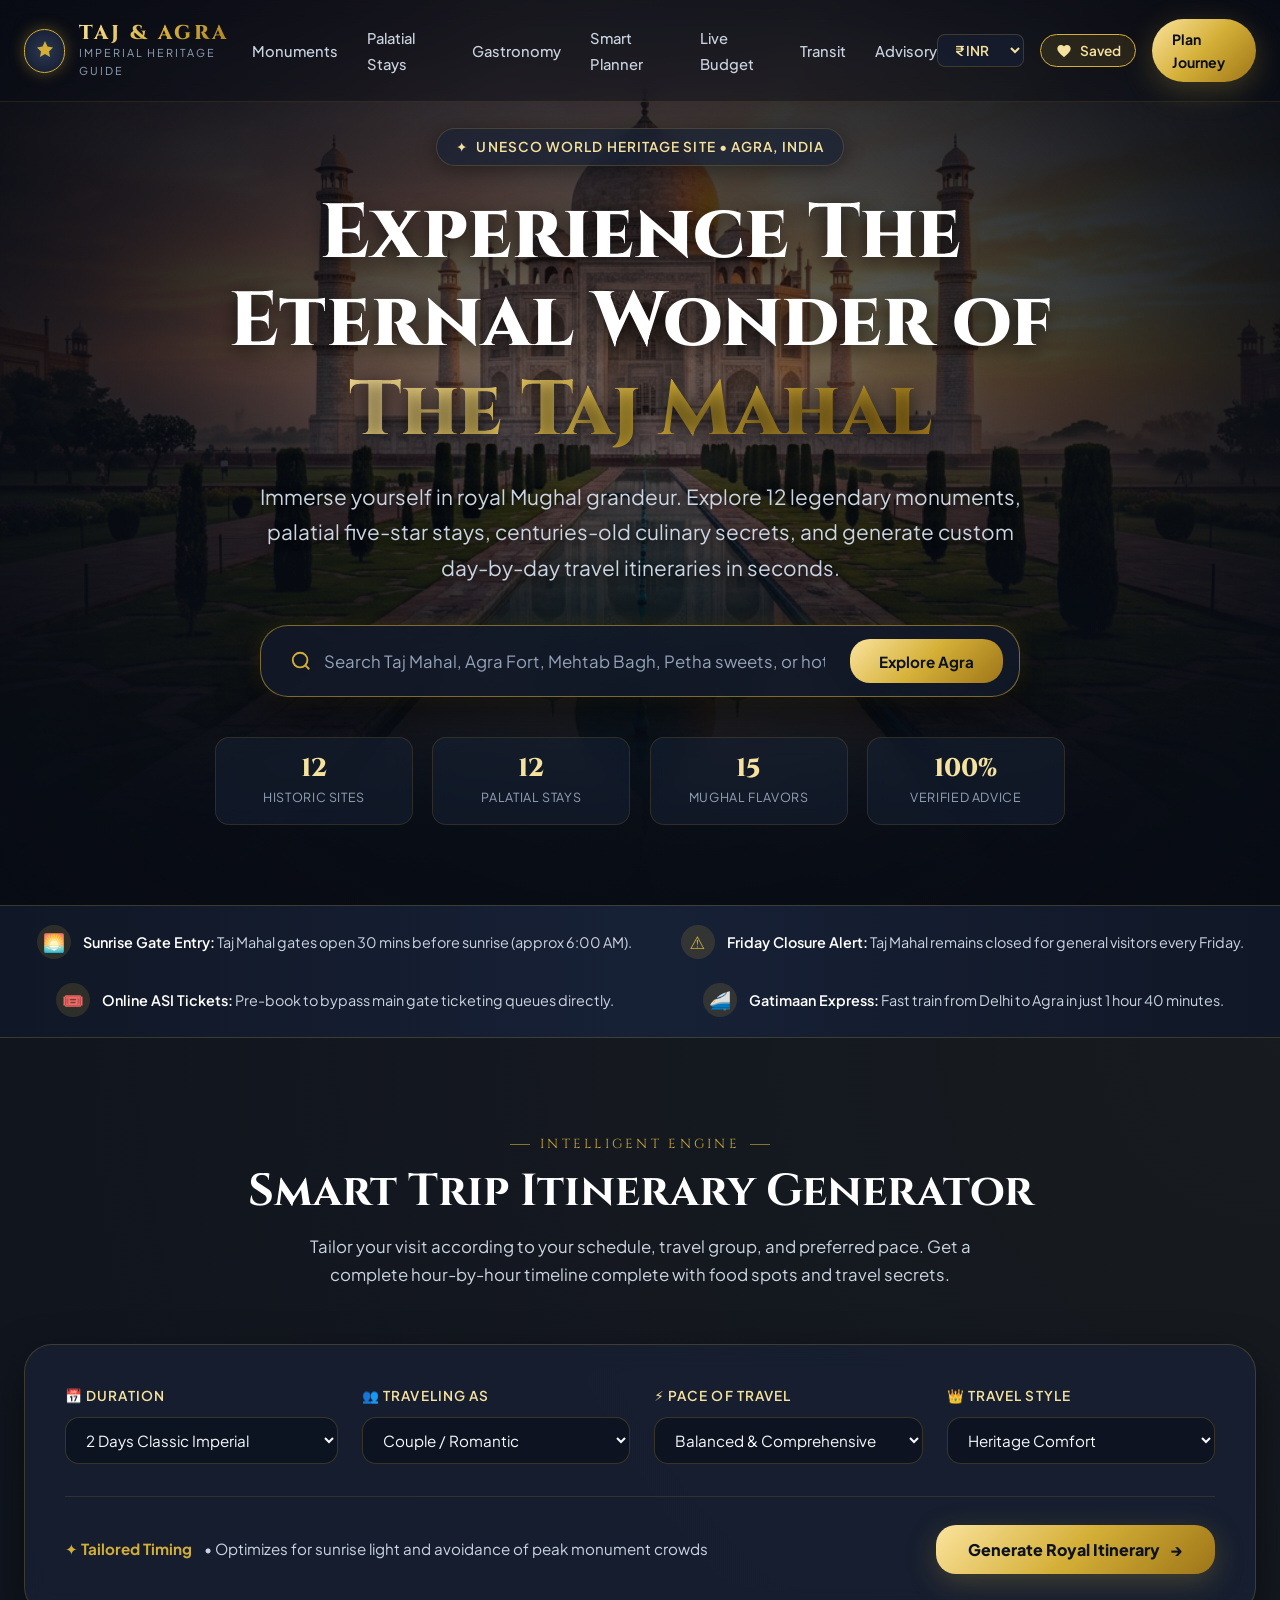
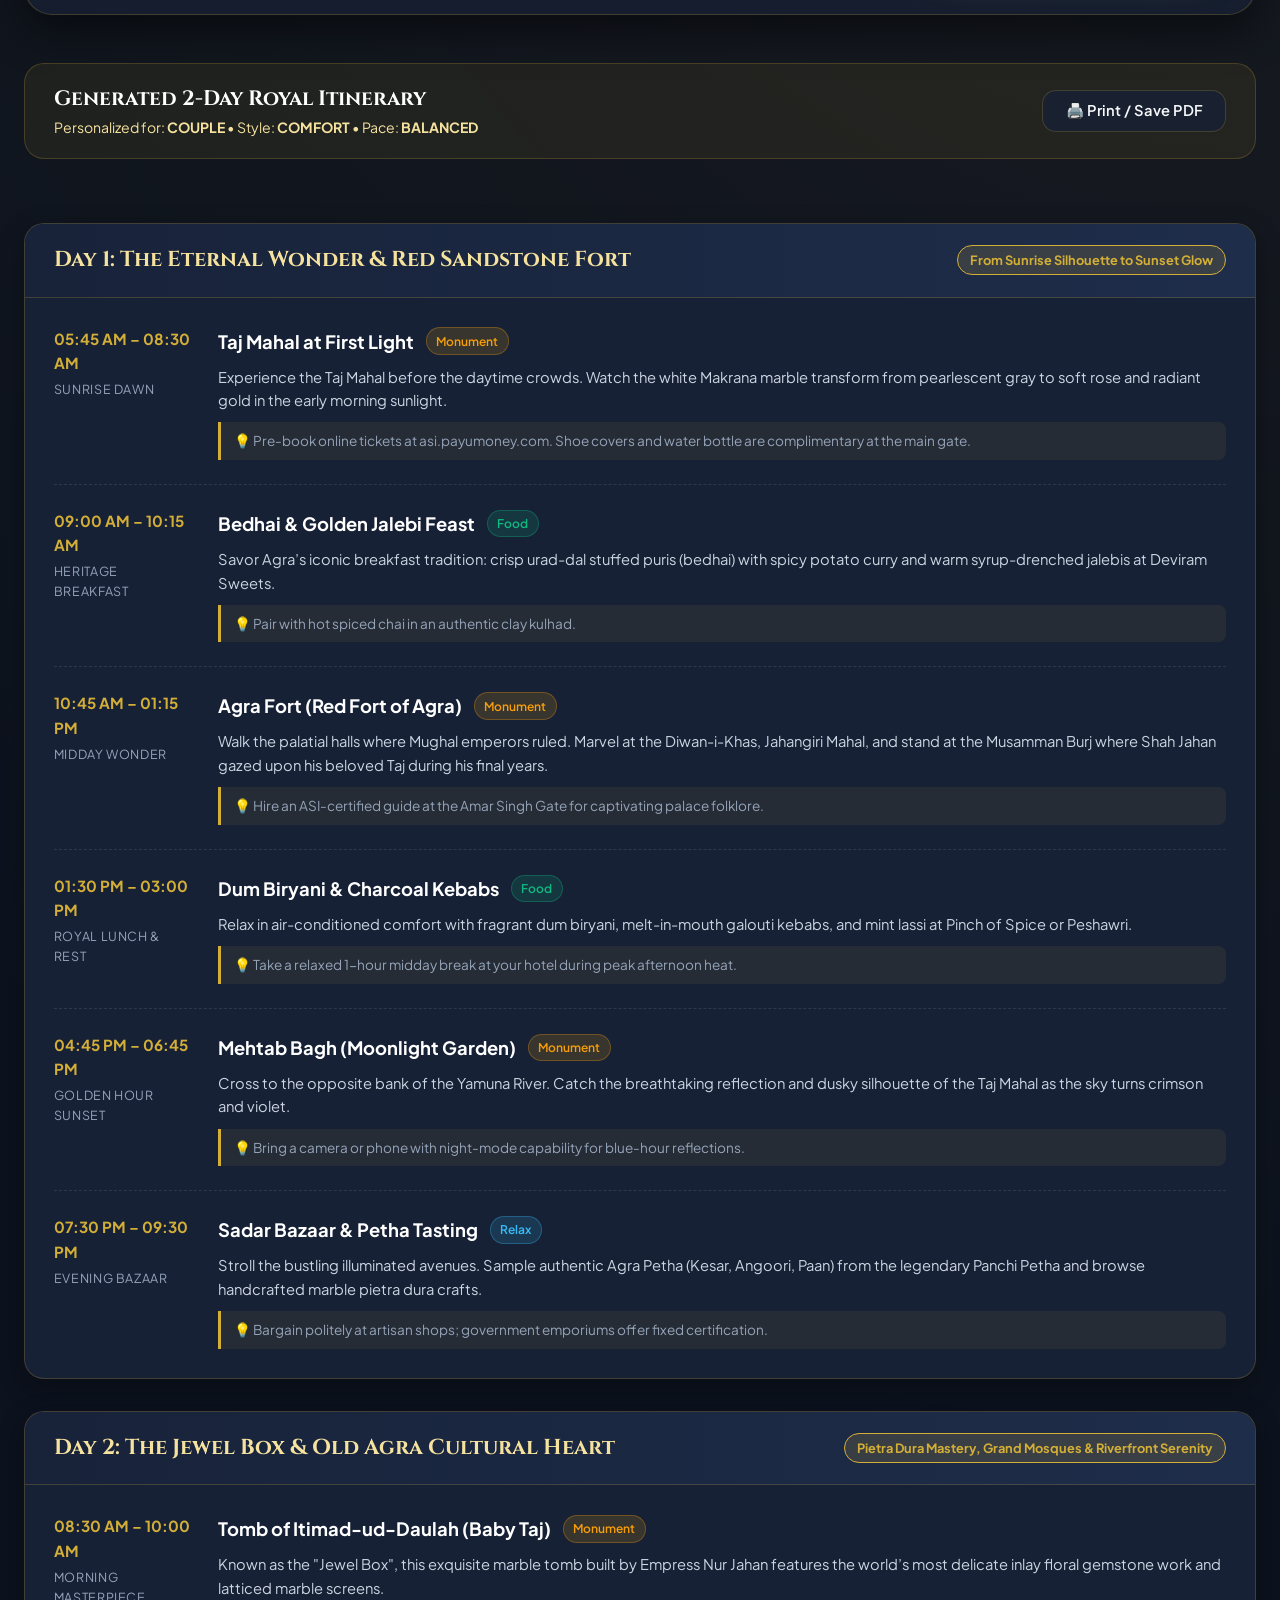
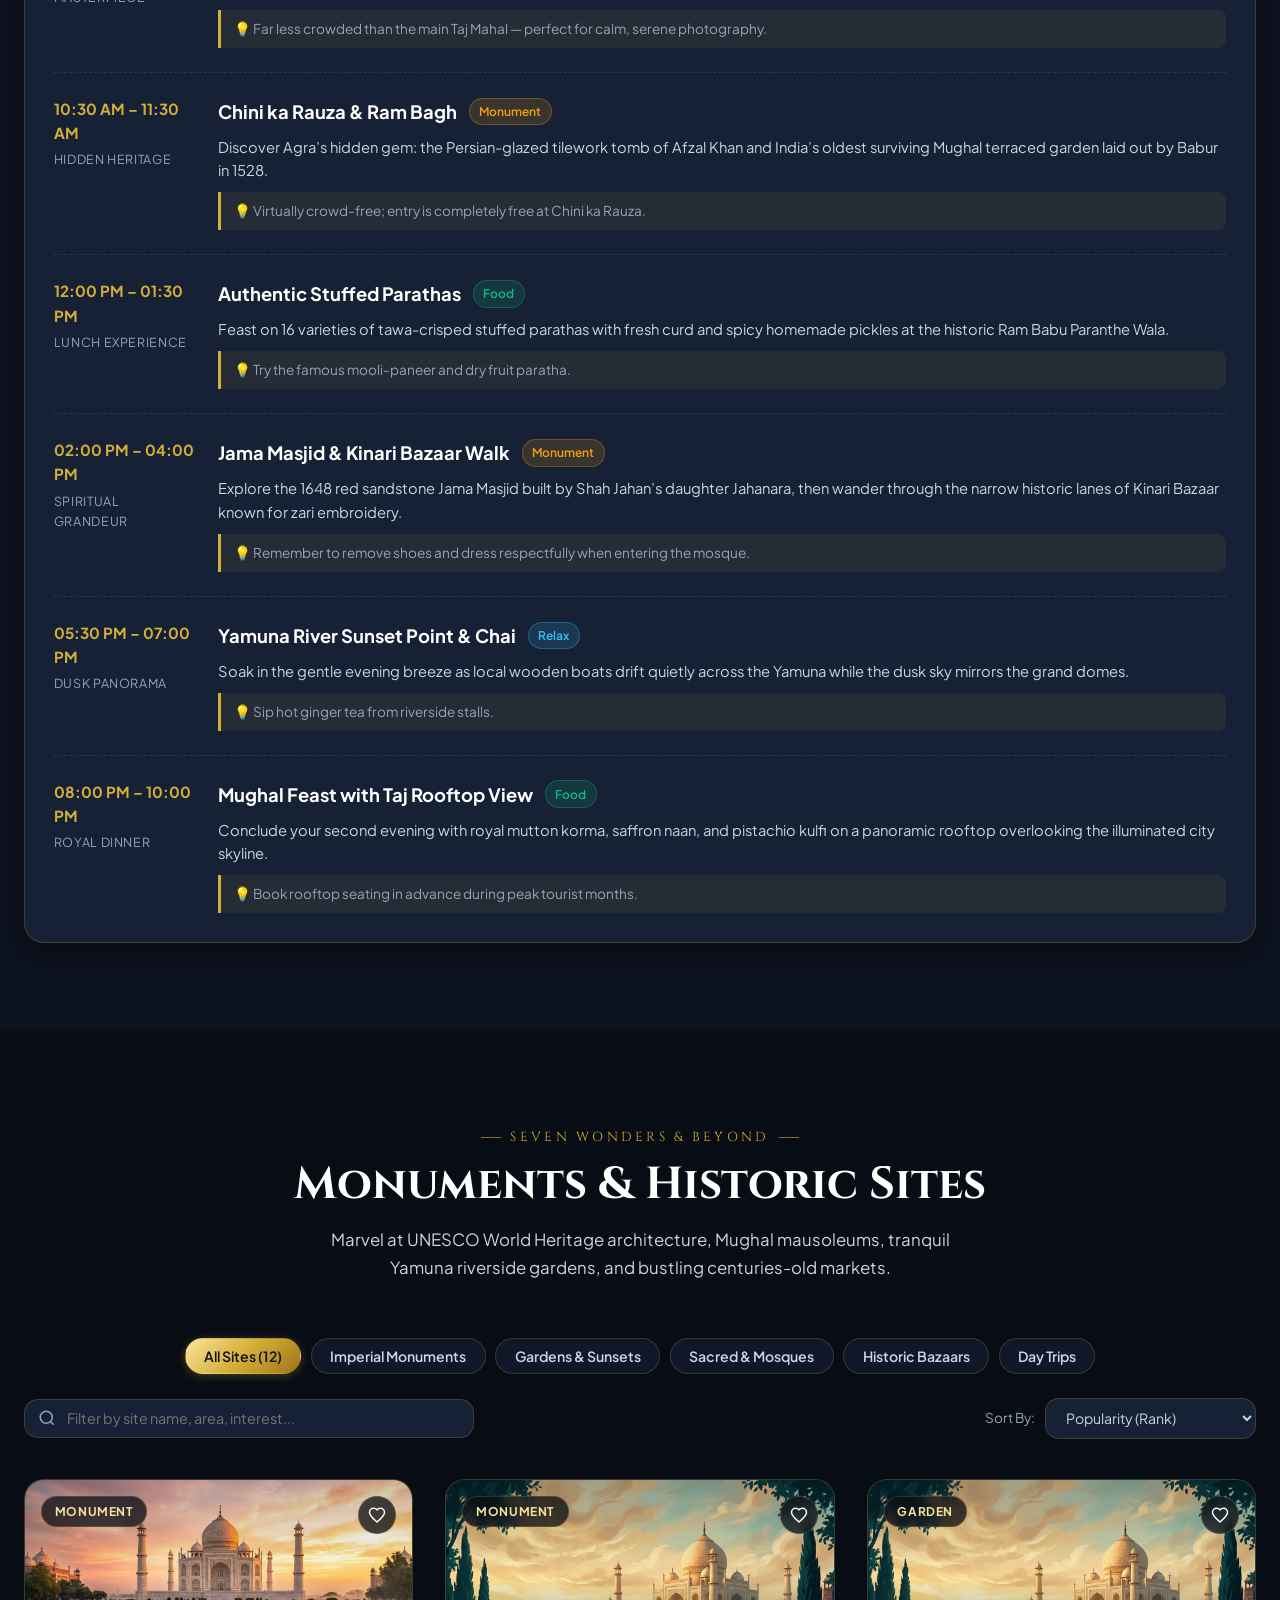
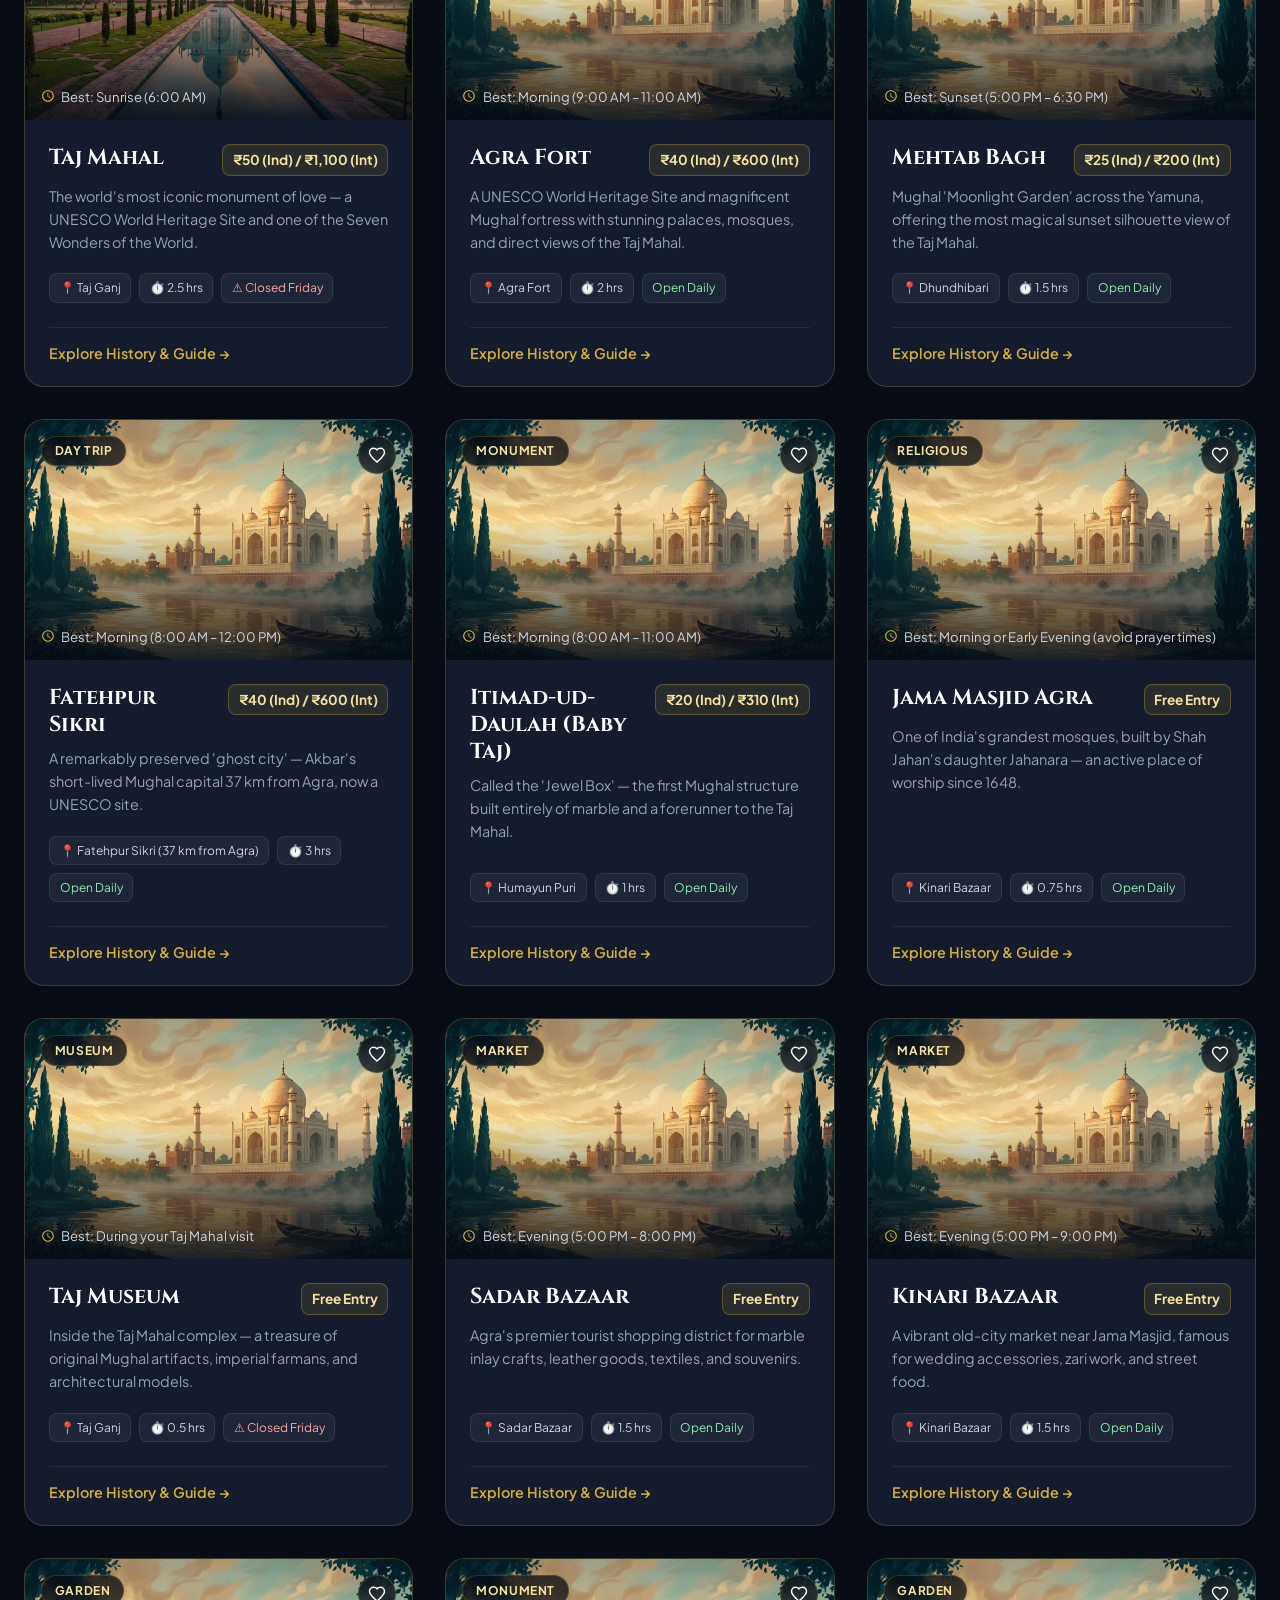
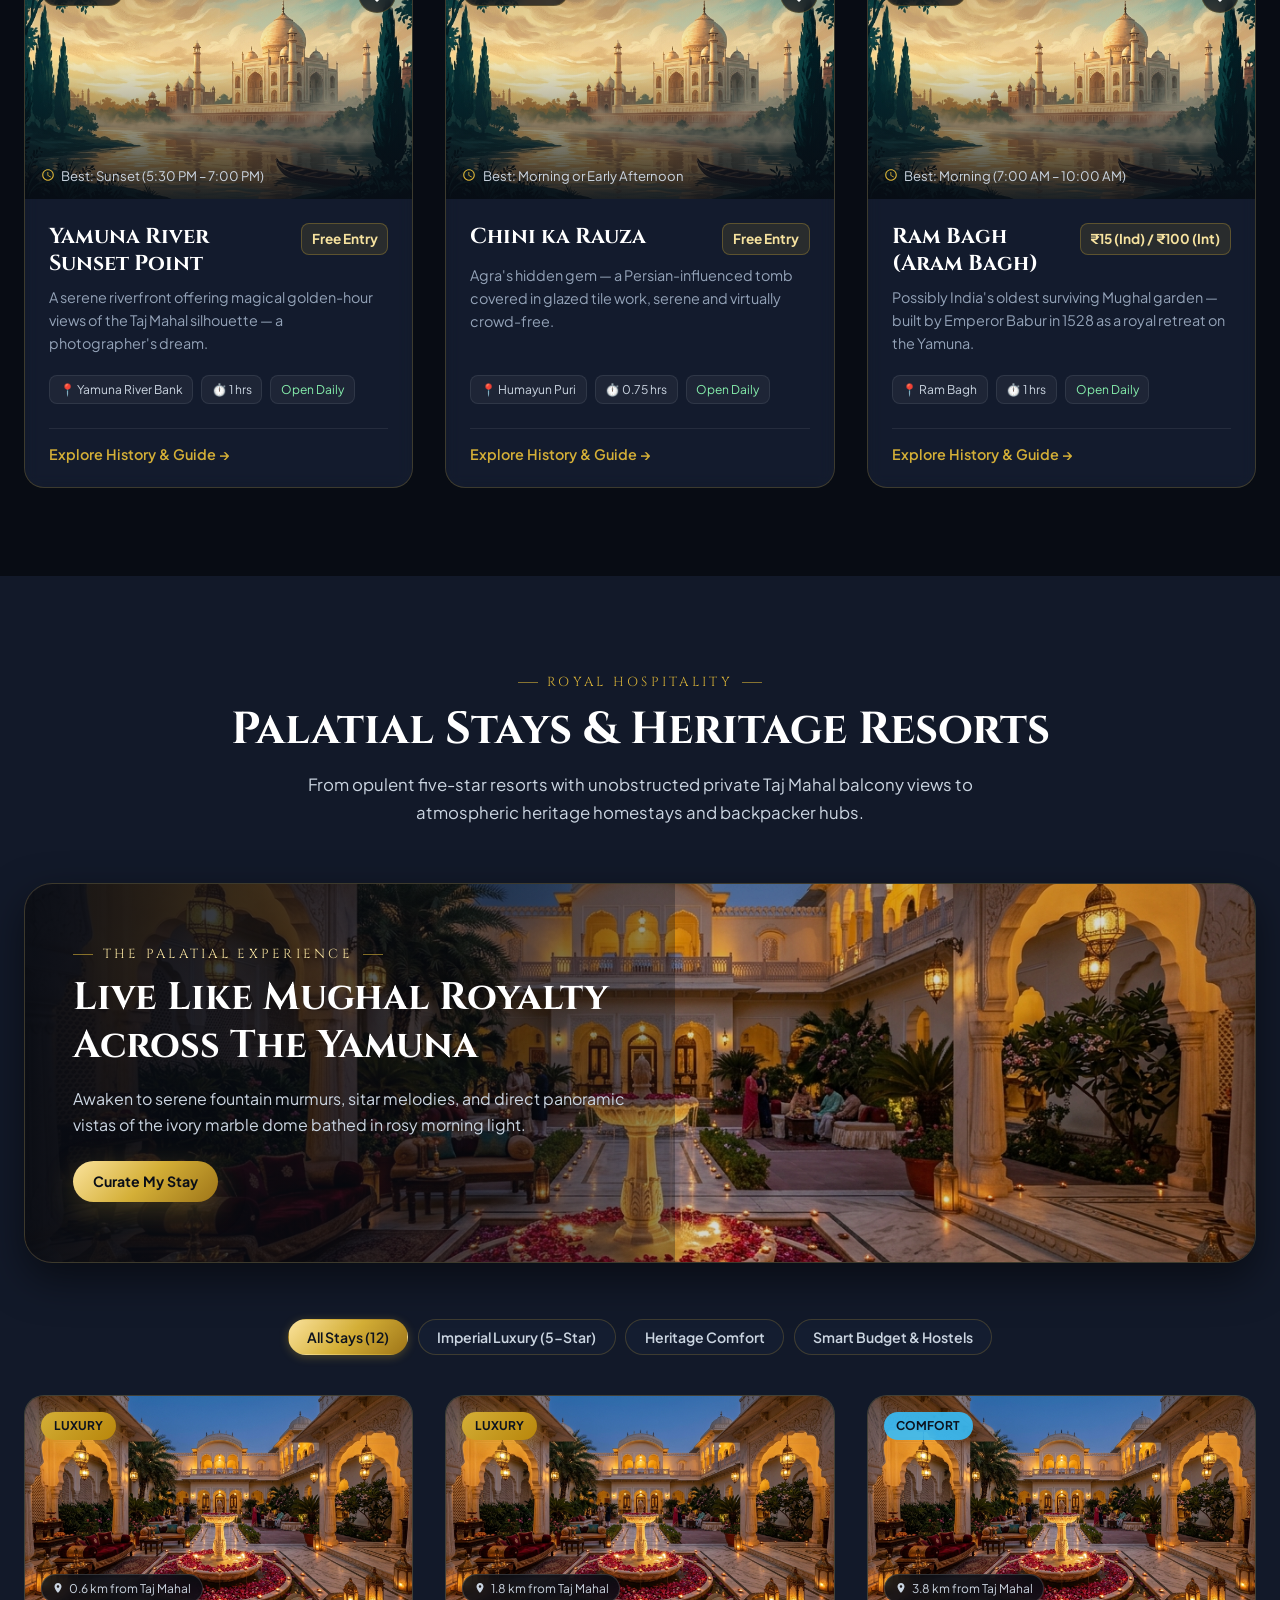
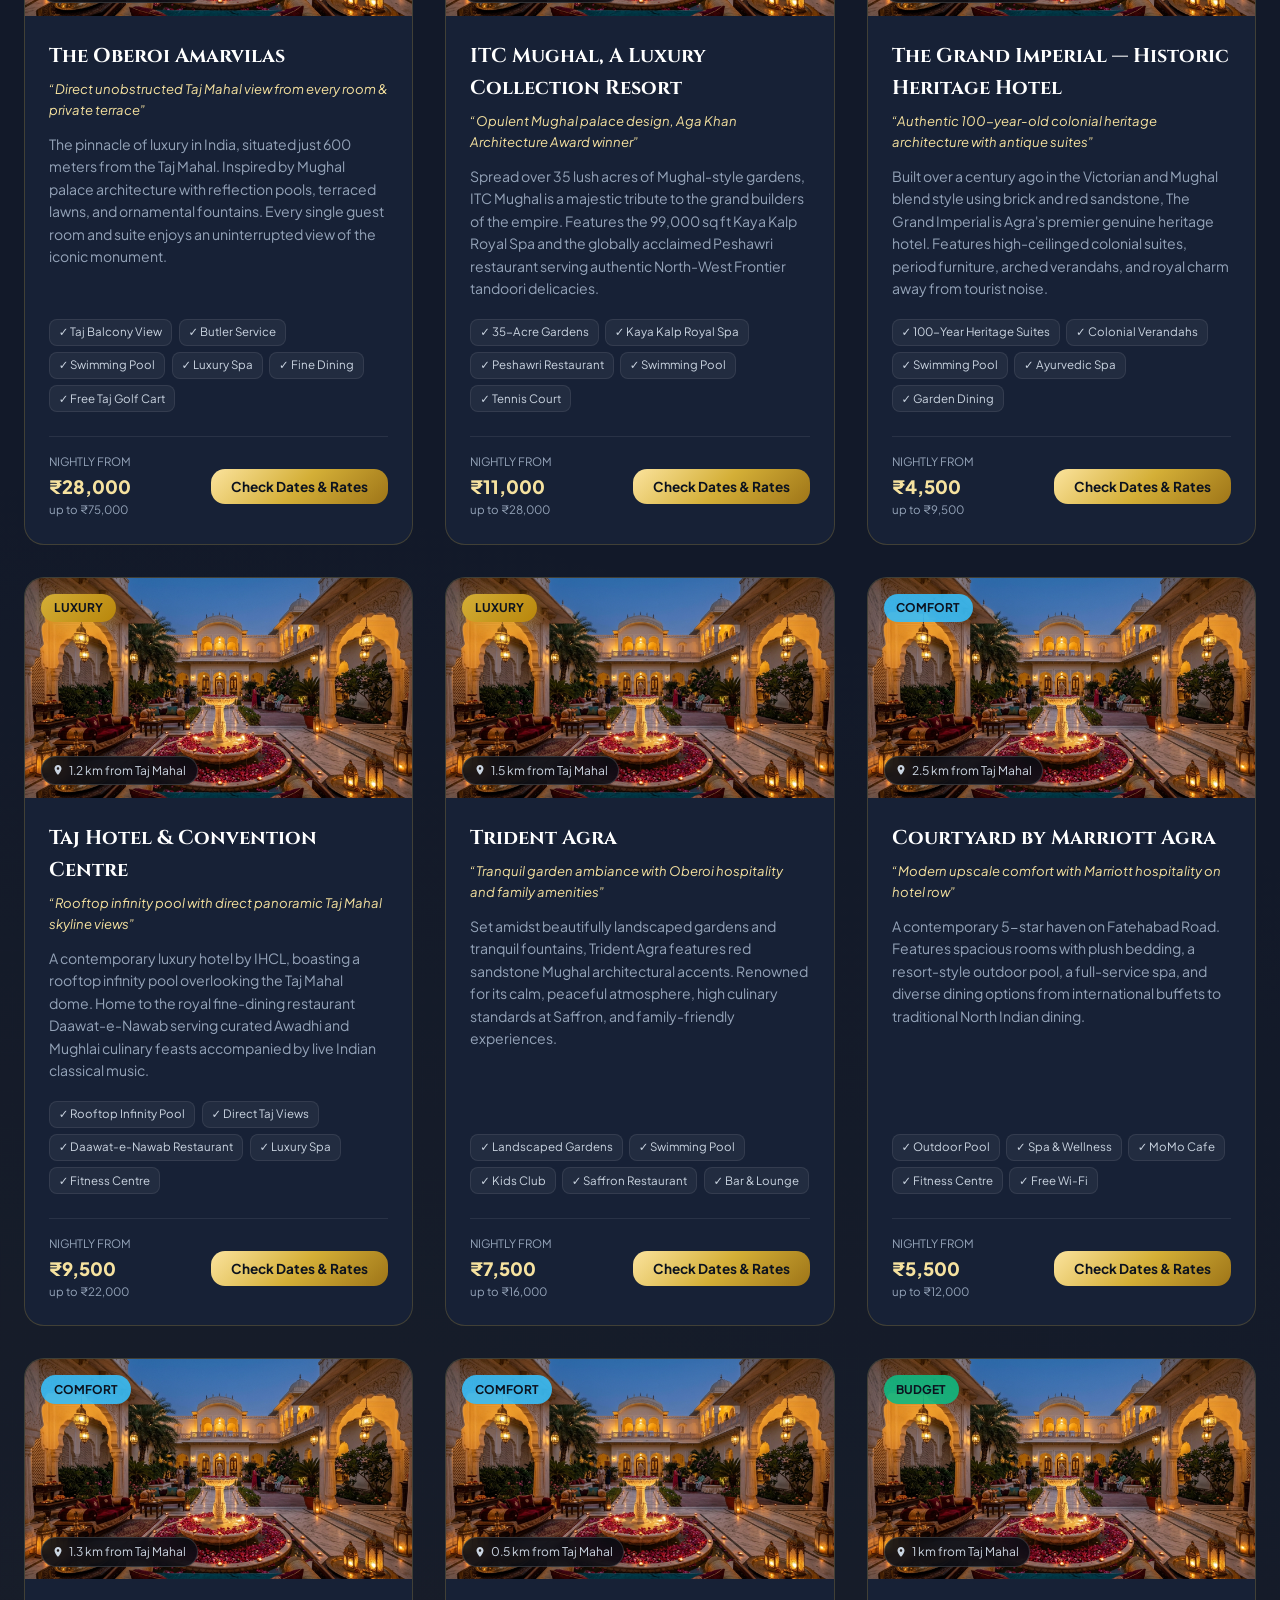
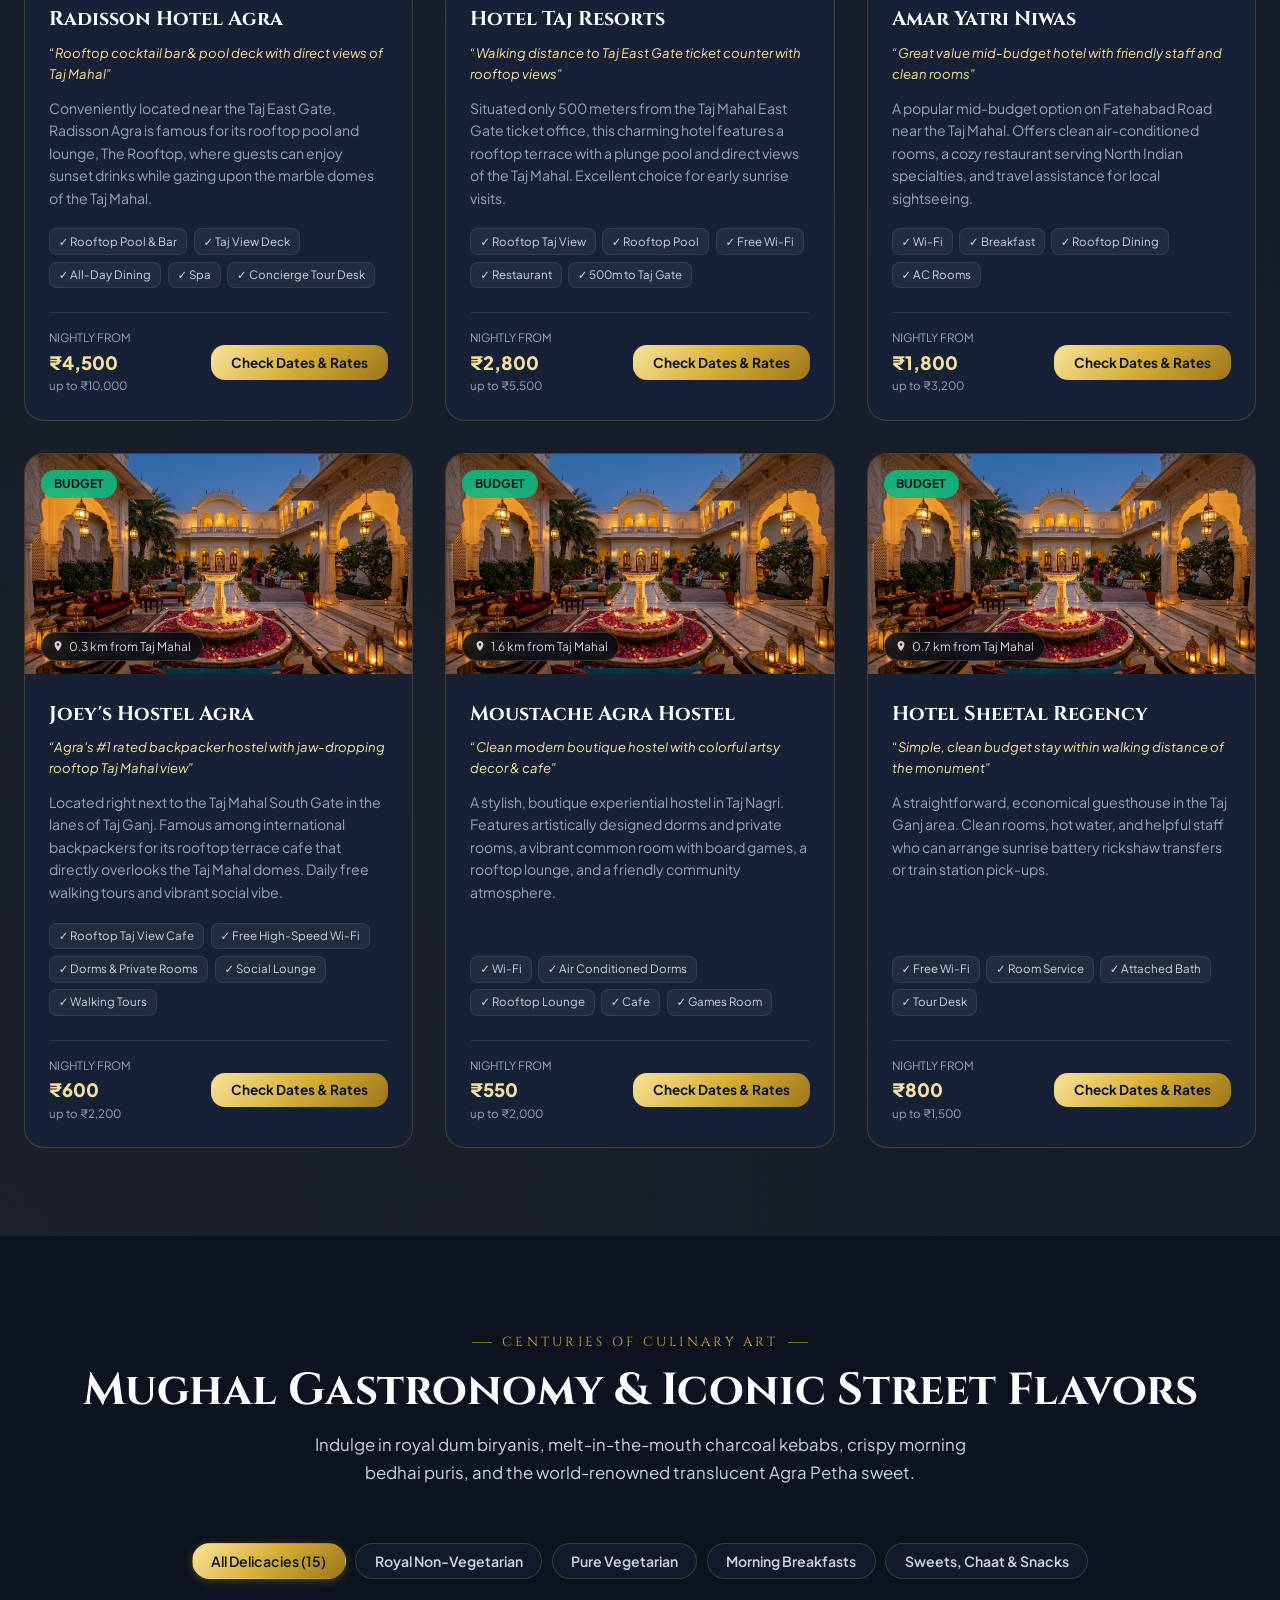
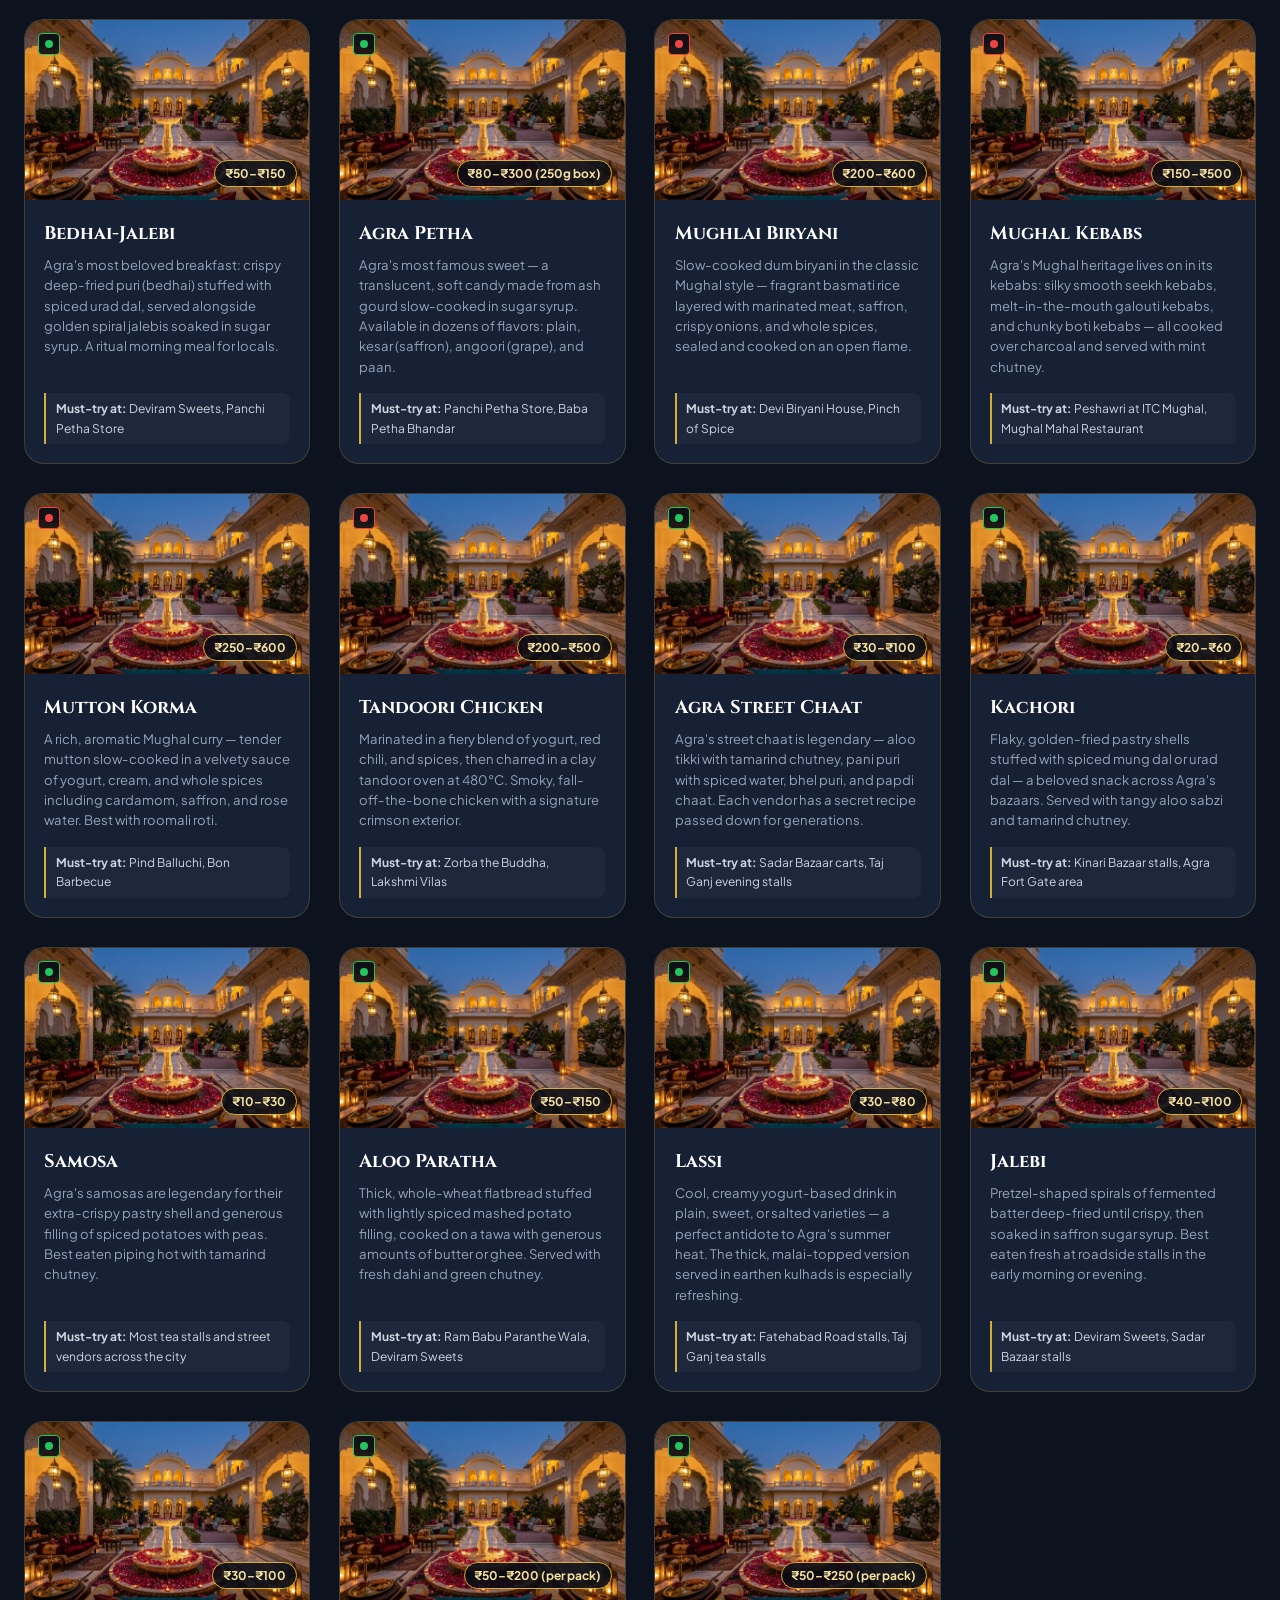
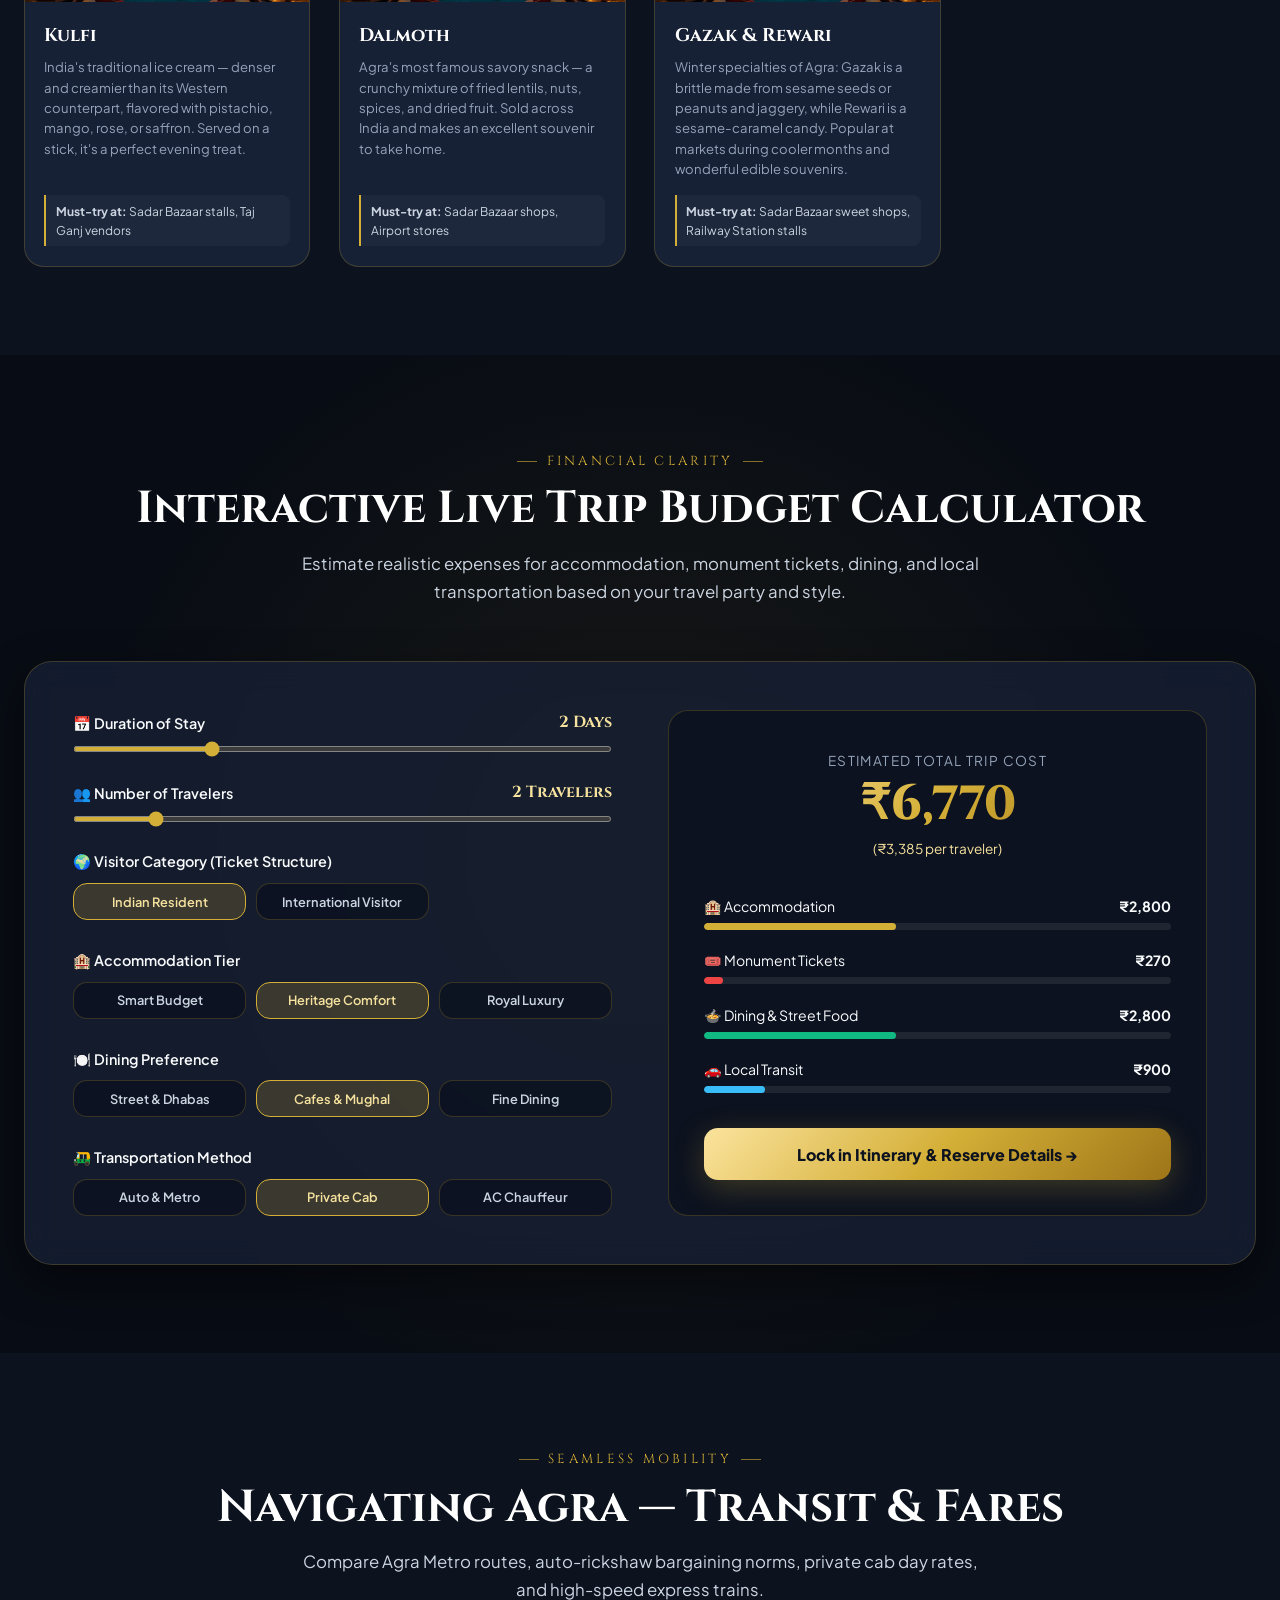
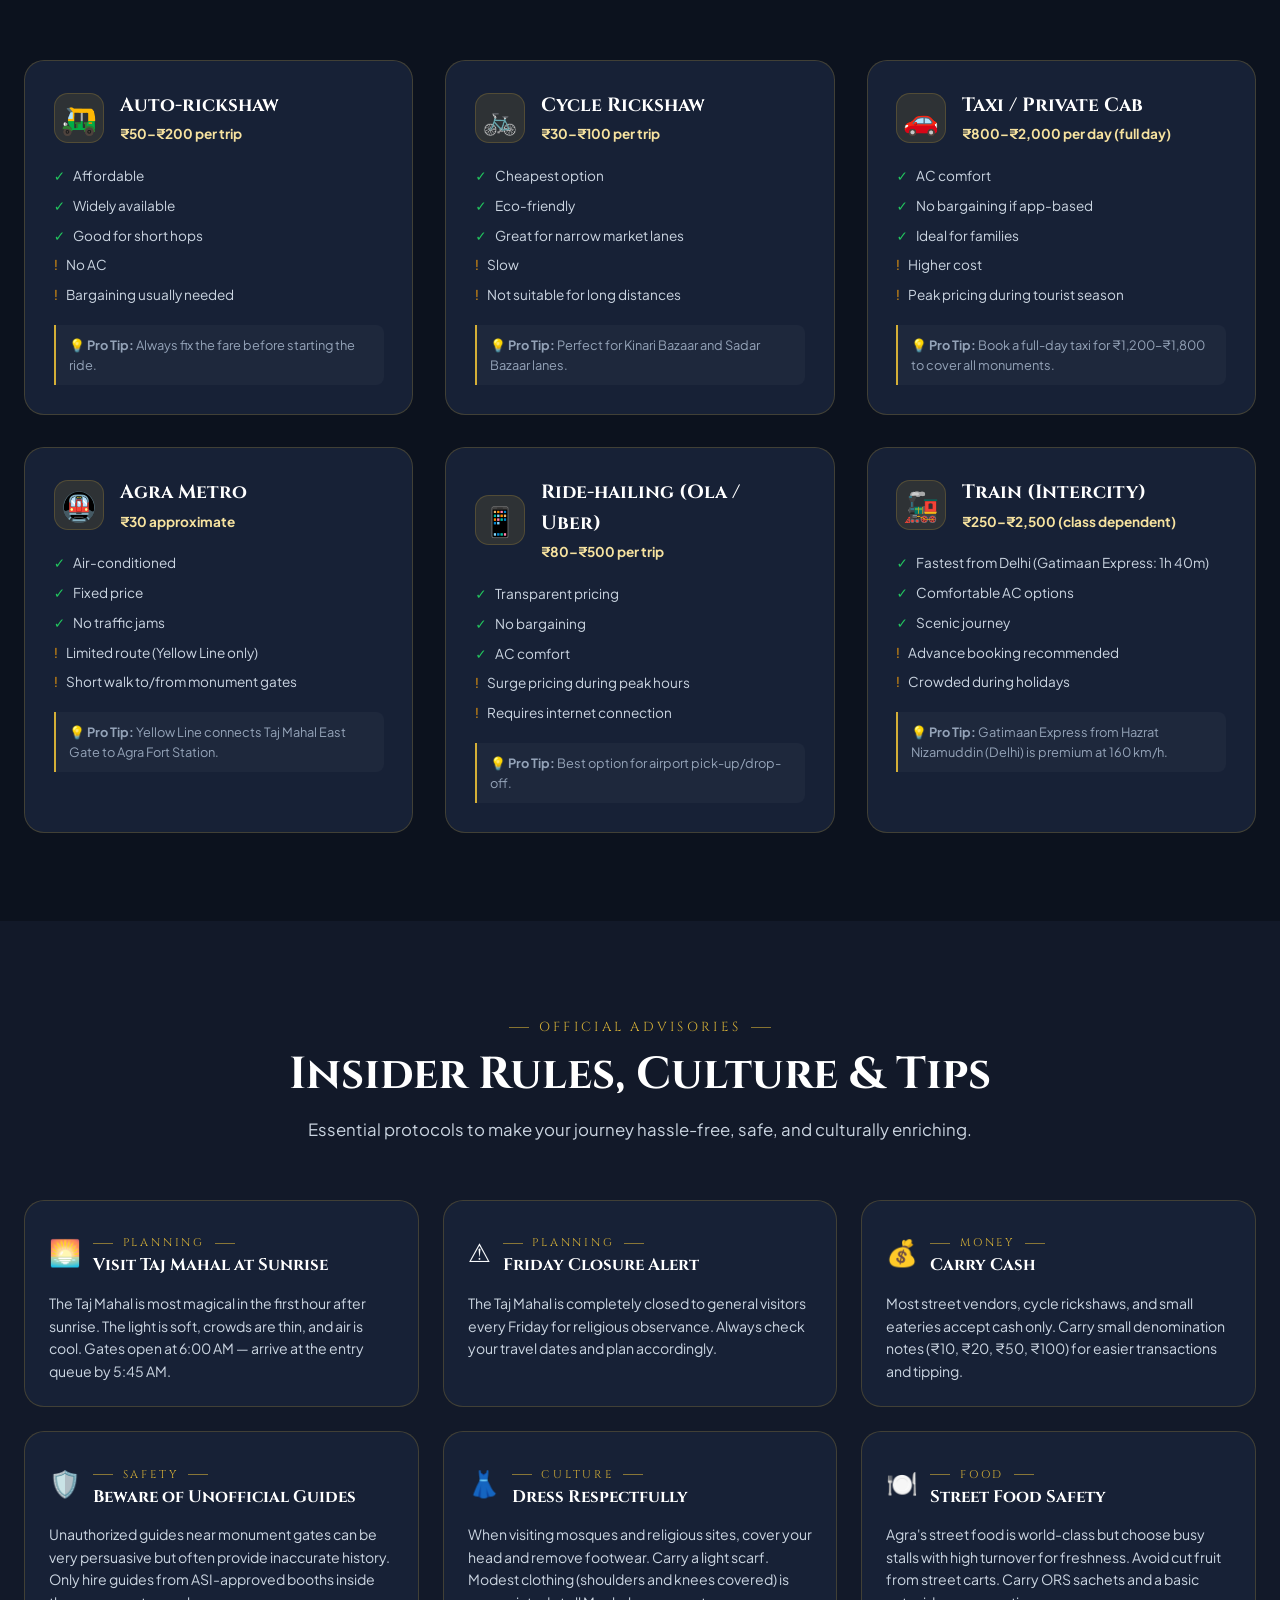
<file: index.html>
<!DOCTYPE html>
<html lang="en">

<head>
  <meta charset="UTF-8">
  <meta name="viewport" content="width=device-width, initial-scale=1.0">
  <title>TAJ & AGRA — The Grand Royal Guide & Interactive Trip Planner</title>
  <meta name="description"
    content="Discover the Taj Mahal and Agra with real photography, royal palace stays, authentic Mughal gastronomy, and an intelligent interactive itinerary planner.">
  <meta name="keywords"
    content="Taj Mahal, Agra tourism, Agra travel guide, Taj Mahal tickets, Fatehpur Sikri, Agra Fort, Mehtab Bagh, Mughal food, Agra hotels">
  <meta name="theme-color" content="#080c14">

  <!-- Open Graph / Social Meta -->
  <meta property="og:title" content="TAJ & AGRA — The Grand Royal Guide & Interactive Trip Planner">
  <meta property="og:description"
    content="Experience the eternal wonder of the Taj Mahal with bespoke itineraries, live budget estimator, and verified Mughal travel intelligence.">
  <meta property="og:type" content="website">
  <meta property="og:image" content="images/taj_mahal_hero.jpg">

  <!-- Stylesheets -->
  <link rel="stylesheet" href="css/style.css">
  <link rel="icon" type="image/jpeg" href="images/taj_mahal_hero.jpg">
</head>

<body>

  <!-- ======================================================================
       HEADER & NAVIGATION BAR
       ====================================================================== -->
  <header class="site-header" id="siteHeader">
    <div class="container nav-wrapper">
      <a href="#hero" class="brand-logo" id="brandLogo">
        <div class="brand-crest">
          <svg viewBox="0 0 24 24">
            <path d="M12 2L9.5 7.5L4 8.5L8 12.5L7 18L12 15L17 18L16 12.5L20 8.5L14.5 7.5L12 2Z" />
          </svg>
        </div>
        <div class="brand-text">
          <span class="brand-title">TAJ &amp; AGRA</span>
          <span class="brand-tagline">Imperial Heritage Guide</span>
        </div>
      </a>

      <!-- Desktop Navigation Menu -->
      <nav>
        <ul class="nav-menu" id="navMenu">
          <li><a href="#monuments" class="nav-link">Monuments</a></li>
          <li><a href="#stays" class="nav-link">Palatial Stays</a></li>
          <li><a href="#food" class="nav-link">Gastronomy</a></li>
          <li><a href="#planner" class="nav-link">Smart Planner</a></li>
          <li><a href="#budget" class="nav-link">Live Budget</a></li>
          <li><a href="#transit" class="nav-link">Transit</a></li>
          <li><a href="#tips" class="nav-link">Advisory</a></li>
        </ul>
      </nav>

      <!-- Nav Actions (Currency, Saved Wishlist, CTA) -->
      <div class="nav-actions">
        <!-- Currency Selector -->
        <div class="currency-select-wrapper">
          <select id="currencySelect" class="currency-select" title="Choose Display Currency">
            <option value="INR" selected>₹ INR</option>
            <option value="USD">$ USD</option>
            <option value="EUR">€ EUR</option>
          </select>
        </div>

        <!-- Saved Places Wishlist Button -->
        <button id="btnOpenSavedDrawer" class="btn-saved-itinerary" title="View Saved Places">
          <svg width="16" height="16" viewBox="0 0 24 24" fill="currentColor">
            <path
              d="M12 21.35l-1.45-1.32C5.4 15.36 2 12.28 2 8.5 2 5.42 4.42 3 7.5 3c1.74 0 3.41.81 4.5 2.09C13.09 3.81 14.76 3 16.5 3 19.58 3 22 5.42 22 8.5c0 3.78-3.4 6.86-8.55 11.54L12 21.35z" />
          </svg>
          <span>Saved</span>
          <span id="savedCountBadge" class="saved-count-badge" style="display: none;">0</span>
        </button>

        <!-- CTA Button -->
        <a href="#planner" class="btn-cta-nav">
          <span>Plan Journey</span>
        </a>

        <!-- Mobile Menu Toggle Button -->
        <button class="mobile-menu-btn" id="mobileMenuBtn" aria-label="Toggle Navigation Menu">
          ☰
        </button>
      </div>
    </div>
  </header>

  <!-- ======================================================================
       HERO SECTION WITH GENERATED ULTRA-CINEMATIC PHOTOGRAPHY
       ====================================================================== -->
  <section class="hero-section" id="hero">
    <div class="hero-bg-container">
      <img src="images/taj_mahal_hero.jpg" alt="Majestic Taj Mahal at Sunrise with Reflection" class="hero-bg-image"
        id="heroBgImage">
      <div class="hero-gradient-overlay"></div>
    </div>

    <div class="container hero-content">
      <div class="hero-badge">
        <span>✦</span> UNESCO World Heritage Site • Agra, India
      </div>

      <h1 class="hero-title">
        Experience The Eternal Wonder of <span class="text-gold-gradient">The Taj Mahal</span>
      </h1>

      <p class="hero-description">
        Immerse yourself in royal Mughal grandeur. Explore 12 legendary monuments, palatial five-star stays,
        centuries-old culinary secrets, and generate custom day-by-day travel itineraries in seconds.
      </p>

      <!-- Instant Quick Search Bar -->
      <div class="hero-search-box">
        <div class="hero-search-input-wrapper">
          <svg viewBox="0 0 24 24" fill="none" stroke="currentColor" stroke-width="2">
            <circle cx="11" cy="11" r="8"></circle>
            <line x1="21" y1="21" x2="16.65" y2="16.65"></line>
          </svg>
          <input type="text" id="heroSearchInput" class="hero-search-input"
            placeholder="Search Taj Mahal, Agra Fort, Mehtab Bagh, Petha sweets, or hotels...">
        </div>
        <button id="heroSearchBtn" class="btn-hero-search">
          Explore Agra
        </button>
      </div>

      <!-- Hero Stats Grid -->
      <div class="hero-stats-grid">
        <div class="hero-stat-card">
          <div class="hero-stat-number">12</div>
          <div class="hero-stat-label">Historic Sites</div>
        </div>
        <div class="hero-stat-card">
          <div class="hero-stat-number">12</div>
          <div class="hero-stat-label">Palatial Stays</div>
        </div>
        <div class="hero-stat-card">
          <div class="hero-stat-number">15</div>
          <div class="hero-stat-label">Mughal Flavors</div>
        </div>
        <div class="hero-stat-card">
          <div class="hero-stat-number">100%</div>
          <div class="hero-stat-label">Verified Advice</div>
        </div>
      </div>
    </div>
  </section>

  <!-- ======================================================================
       HIGHLIGHTS STRIP (KEY TRAVEL ADVISORIES)
       ====================================================================== -->
  <aside class="highlights-strip">
    <div class="container">
      <div class="highlights-scroll">
        <div class="highlight-item">
          <div class="highlight-icon">🌅</div>
          <div class="highlight-text">
            <strong>Sunrise Gate Entry:</strong> Taj Mahal gates open 30 mins before sunrise (approx 6:00 AM).
          </div>
        </div>
        <div class="highlight-item">
          <div class="highlight-icon">⚠️</div>
          <div class="highlight-text">
            <strong>Friday Closure Alert:</strong> Taj Mahal remains closed for general visitors every Friday.
          </div>
        </div>
        <div class="highlight-item">
          <div class="highlight-icon">🎟️</div>
          <div class="highlight-text">
            <strong>Online ASI Tickets:</strong> Pre-book to bypass main gate ticketing queues directly.
          </div>
        </div>
        <div class="highlight-item">
          <div class="highlight-icon">🚄</div>
          <div class="highlight-text">
            <strong>Gatimaan Express:</strong> Fast train from Delhi to Agra in just 1 hour 40 minutes.
          </div>
        </div>
      </div>
    </div>
  </aside>

  <!-- ======================================================================
       SMART INTERACTIVE TRIP PLANNER
       ====================================================================== -->
  <section class="planner-section" id="planner">
    <div class="container">
      <div class="section-header">
        <span class="section-label">Intelligent Engine</span>
        <h2 class="section-title">Smart Trip Itinerary Generator</h2>
        <p class="section-subtitle">
          Tailor your visit according to your schedule, travel group, and preferred pace. Get a complete hour-by-hour
          timeline complete with food spots and travel secrets.
        </p>
      </div>

      <!-- Configurator Card -->
      <div class="planner-card">
        <div class="planner-controls-grid">
          <!-- Duration -->
          <div class="planner-control-group">
            <label class="planner-control-label" for="planDaysSelect">
              <span>📅 Duration</span>
            </label>
            <select id="planDaysSelect" class="planner-select">
              <option value="1">1 Day Express Wonder</option>
              <option value="2" selected>2 Days Classic Imperial</option>
              <option value="3">3 Days Grand Mughal Odyssey</option>
            </select>
          </div>

          <!-- Group Type -->
          <div class="planner-control-group">
            <label class="planner-control-label" for="planGroupSelect">
              <span>👥 Traveling As</span>
            </label>
            <select id="planGroupSelect" class="planner-select">
              <option value="solo">Solo Explorer</option>
              <option value="couple" selected>Couple / Romantic</option>
              <option value="family">Family with Children</option>
              <option value="friends">Group of Friends</option>
            </select>
          </div>

          <!-- Pace -->
          <div class="planner-control-group">
            <label class="planner-control-label" for="planPaceSelect">
              <span>⚡ Pace of Travel</span>
            </label>
            <select id="planPaceSelect" class="planner-select">
              <option value="relaxed">Relaxed &amp; Leisurely</option>
              <option value="balanced" selected>Balanced &amp; Comprehensive</option>
              <option value="fast">Fast &amp; Dynamic</option>
            </select>
          </div>

          <!-- Travel Style -->
          <div class="planner-control-group">
            <label class="planner-control-label" for="planStyleSelect">
              <span>👑 Travel Style</span>
            </label>
            <select id="planStyleSelect" class="planner-select">
              <option value="budget">Smart Backpacker</option>
              <option value="comfort" selected>Heritage Comfort</option>
              <option value="luxury">Imperial Royal Luxury</option>
            </select>
          </div>
        </div>

        <div class="planner-action-bar">
          <div class="planner-summary-badge">
            <span>✦ Tailored Timing</span> • Optimizes for sunrise light and avoidance of peak monument crowds
          </div>
          <button id="btnGeneratePlan" class="btn-generate-plan">
            <span>Generate Royal Itinerary</span> →
          </button>
        </div>
      </div>

      <!-- Generated Timeline Output -->
      <div id="itineraryOutput" class="itinerary-output">
        <!-- Injected dynamically via app.js -->
      </div>
    </div>
  </section>

  <!-- ======================================================================
       MONUMENTS & ROYAL HERITAGE EXPLORER
       ====================================================================== -->
  <section class="monuments-section" id="monuments">
    <div class="container">
      <div class="section-header">
        <span class="section-label">Seven Wonders &amp; Beyond</span>
        <h2 class="section-title">Monuments &amp; Historic Sites</h2>
        <p class="section-subtitle">
          Marvel at UNESCO World Heritage architecture, Mughal mausoleums, tranquil Yamuna riverside gardens, and
          bustling centuries-old markets.
        </p>
      </div>

      <!-- Filter Pills and Search Bar -->
      <div class="filter-search-container">
        <div class="filter-pills">
          <button class="filter-pill active" data-monument-filter="all">All Sites (12)</button>
          <button class="filter-pill" data-monument-filter="Monument">Imperial Monuments</button>
          <button class="filter-pill" data-monument-filter="Garden">Gardens &amp; Sunsets</button>
          <button class="filter-pill" data-monument-filter="Religious">Sacred &amp; Mosques</button>
          <button class="filter-pill" data-monument-filter="Market">Historic Bazaars</button>
          <button class="filter-pill" data-monument-filter="Day Trip">Day Trips</button>
        </div>

        <div class="filter-secondary-bar">
          <div class="inline-search-box">
            <svg viewBox="0 0 24 24" fill="none" stroke="currentColor" stroke-width="2">
              <circle cx="11" cy="11" r="8"></circle>
              <line x1="21" y1="21" x2="16.65" y2="16.65"></line>
            </svg>
            <input type="text" id="inlineSearchInput" placeholder="Filter by site name, area, interest...">
          </div>

          <div style="display: flex; align-items: center; gap: 0.6rem;">
            <label for="monumentSortSelect" style="font-size: 0.85rem; color: var(--color-text-muted);">Sort By:</label>
            <select id="monumentSortSelect" class="sort-select">
              <option value="popularity">Popularity (Rank)</option>
              <option value="price-low">Ticket Price: Low to High</option>
              <option value="time-short">Visit Duration: Shortest</option>
            </select>
          </div>
        </div>
      </div>

      <!-- Monument Cards Grid -->
      <div class="monuments-grid" id="monumentsGrid">
        <!-- Rendered dynamically by app.js -->
      </div>
    </div>
  </section>

  <!-- ======================================================================
       LUXURY & HERITAGE STAYS
       ====================================================================== -->
  <section class="stays-section" id="stays">
    <div class="container">
      <div class="section-header">
        <span class="section-label">Royal Hospitality</span>
        <h2 class="section-title">Palatial Stays &amp; Heritage Resorts</h2>
        <p class="section-subtitle">
          From opulent five-star resorts with unobstructed private Taj Mahal balcony views to atmospheric heritage
          homestays and backpacker hubs.
        </p>
      </div>

      <!-- Hero Palace Showcase Banner -->
      <div class="stays-hero-banner">
        <img src="images/mughal_palace.jpg" alt="Opulent Indian Mughal Palace Courtyard at Dusk" class="stays-hero-img">
        <div class="stays-hero-content">
          <span class="section-label" style="color: var(--color-gold-light);">The Palatial Experience</span>
          <h3 class="stays-hero-title">Live Like Mughal Royalty Across The Yamuna</h3>
          <p class="stays-hero-text">
            Awaken to serene fountain murmurs, sitar melodies, and direct panoramic vistas of the ivory marble dome
            bathed in rosy morning light.
          </p>
          <div>
            <a href="#planner" class="btn-cta-nav">Curate My Stay</a>
          </div>
        </div>
      </div>

      <!-- Filter Pills -->
      <div class="filter-pills" style="margin-bottom: 2.5rem;">
        <button class="filter-pill active" data-hotel-filter="all">All Stays (12)</button>
        <button class="filter-pill" data-hotel-filter="Luxury">Imperial Luxury (5-Star)</button>
        <button class="filter-pill" data-hotel-filter="Comfort">Heritage Comfort</button>
        <button class="filter-pill" data-hotel-filter="Budget">Smart Budget &amp; Hostels</button>
      </div>

      <!-- Stays Grid -->
      <div class="stays-grid" id="staysGrid">
        <!-- Rendered dynamically by app.js -->
      </div>
    </div>
  </section>

  <!-- ======================================================================
       MUGHAL GASTRONOMY & AUTHENTIC FLAVORS
       ====================================================================== -->
  <section class="food-section" id="food">
    <div class="container">
      <div class="section-header">
        <span class="section-label">Centuries of Culinary Art</span>
        <h2 class="section-title">Mughal Gastronomy &amp; Iconic Street Flavors</h2>
        <p class="section-subtitle">
          Indulge in royal dum biryanis, melt-in-the-mouth charcoal kebabs, crispy morning bedhai puris, and the
          world-renowned translucent Agra Petha sweet.
        </p>
      </div>

      <!-- Food Filters -->
      <div class="filter-pills" style="margin-bottom: 2.5rem;">
        <button class="filter-pill active" data-food-filter="all">All Delicacies (15)</button>
        <button class="filter-pill" data-food-filter="nonveg">Royal Non-Vegetarian</button>
        <button class="filter-pill" data-food-filter="veg">Pure Vegetarian</button>
        <button class="filter-pill" data-food-filter="breakfast">Morning Breakfasts</button>
        <button class="filter-pill" data-food-filter="dessert">Sweets, Chaat &amp; Snacks</button>
      </div>

      <!-- Food Grid -->
      <div class="food-grid" id="foodGrid">
        <!-- Rendered dynamically by app.js -->
      </div>
    </div>
  </section>

  <!-- ======================================================================
       LIVE BUDGET ESTIMATOR
       ====================================================================== -->
  <section class="budget-section" id="budget">
    <div class="container">
      <div class="section-header">
        <span class="section-label">Financial Clarity</span>
        <h2 class="section-title">Interactive Live Trip Budget Calculator</h2>
        <p class="section-subtitle">
          Estimate realistic expenses for accommodation, monument tickets, dining, and local transportation based on
          your travel party and style.
        </p>
      </div>

      <div class="budget-calculator-card">
        <!-- Controls Column -->
        <div class="budget-inputs-col">
          <!-- Days Slider -->
          <div class="budget-input-group">
            <div class="budget-input-header">
              <label class="budget-input-label" for="budgetDaysSlider">📅 Duration of Stay</label>
              <span id="budgetDaysBadge" class="budget-input-val-badge">2 Days</span>
            </div>
            <input type="range" id="budgetDaysSlider" class="range-slider" min="1" max="5" value="2">
          </div>

          <!-- Travelers Slider -->
          <div class="budget-input-group">
            <div class="budget-input-header">
              <label class="budget-input-label" for="budgetTravelersSlider">👥 Number of Travelers</label>
              <span id="budgetTravelersBadge" class="budget-input-val-badge">2 Travelers</span>
            </div>
            <input type="range" id="budgetTravelersSlider" class="range-slider" min="1" max="8" value="2">
          </div>

          <!-- Tourist Origin (Indian vs Foreign) -->
          <div class="budget-input-group">
            <label class="budget-input-label">🌍 Visitor Category (Ticket Structure)</label>
            <div class="tier-toggle-group">
              <button class="tier-toggle-btn active" data-budget-origin="indian">Indian Resident</button>
              <button class="tier-toggle-btn" data-budget-origin="foreign">International Visitor</button>
            </div>
          </div>

          <!-- Stay Tier -->
          <div class="budget-input-group">
            <label class="budget-input-label">🏨 Accommodation Tier</label>
            <div class="tier-toggle-group">
              <button class="tier-toggle-btn" data-budget-stay="low">Smart Budget</button>
              <button class="tier-toggle-btn active" data-budget-stay="medium">Heritage Comfort</button>
              <button class="tier-toggle-btn" data-budget-stay="high">Royal Luxury</button>
            </div>
          </div>

          <!-- Food Tier -->
          <div class="budget-input-group">
            <label class="budget-input-label">🍽️ Dining Preference</label>
            <div class="tier-toggle-group">
              <button class="tier-toggle-btn" data-budget-food="low">Street &amp; Dhabas</button>
              <button class="tier-toggle-btn active" data-budget-food="medium">Cafes &amp; Mughal</button>
              <button class="tier-toggle-btn" data-budget-food="high">Fine Dining</button>
            </div>
          </div>

          <!-- Transit Tier -->
          <div class="budget-input-group">
            <label class="budget-input-label">🛺 Transportation Method</label>
            <div class="tier-toggle-group">
              <button class="tier-toggle-btn" data-budget-transit="low">Auto &amp; Metro</button>
              <button class="tier-toggle-btn active" data-budget-transit="medium">Private Cab</button>
              <button class="tier-toggle-btn" data-budget-transit="high">AC Chauffeur</button>
            </div>
          </div>
        </div>

        <!-- Results Display Column -->
        <div class="budget-results-col">
          <div class="results-header-total">
            <span class="results-total-label">Estimated Total Trip Cost</span>
            <div id="budgetGrandTotal" class="results-total-amount">₹0</div>
            <div id="budgetPerPerson" class="results-per-person">(₹0 per person)</div>
          </div>

          <!-- Breakdown Progress Bars -->
          <div class="results-breakdown-list">
            <div class="breakdown-row">
              <div class="breakdown-row-labels">
                <span>🏨 Accommodation</span>
                <strong id="breakdownStayAmt">₹0</strong>
              </div>
              <div class="breakdown-bar-bg">
                <div id="barFillStay" class="breakdown-bar-fill fill-stay" style="width: 40%;"></div>
              </div>
            </div>

            <div class="breakdown-row">
              <div class="breakdown-row-labels">
                <span>🎟️ Monument Tickets</span>
                <strong id="breakdownTicketAmt">₹0</strong>
              </div>
              <div class="breakdown-bar-bg">
                <div id="barFillTicket" class="breakdown-bar-fill fill-monument" style="width: 15%;"></div>
              </div>
            </div>

            <div class="breakdown-row">
              <div class="breakdown-row-labels">
                <span>🍲 Dining &amp; Street Food</span>
                <strong id="breakdownFoodAmt">₹0</strong>
              </div>
              <div class="breakdown-bar-bg">
                <div id="barFillFood" class="breakdown-bar-fill fill-food" style="width: 25%;"></div>
              </div>
            </div>

            <div class="breakdown-row">
              <div class="breakdown-row-labels">
                <span>🚗 Local Transit</span>
                <strong id="breakdownTransitAmt">₹0</strong>
              </div>
              <div class="breakdown-bar-bg">
                <div id="barFillTransit" class="breakdown-bar-fill fill-transit" style="width: 20%;"></div>
              </div>
            </div>
          </div>

          <button class="btn-book-calculated-trip" onclick="window.location.href='#planner'">
            Lock in Itinerary &amp; Reserve Details →
          </button>
        </div>
      </div>
    </div>
  </section>

  <!-- ======================================================================
       TRANSIT & GETTING AROUND GUIDE
       ====================================================================== -->
  <section class="transit-section" id="transit">
    <div class="container">
      <div class="section-header">
        <span class="section-label">Seamless Mobility</span>
        <h2 class="section-title">Navigating Agra — Transit &amp; Fares</h2>
        <p class="section-subtitle">
          Compare Agra Metro routes, auto-rickshaw bargaining norms, private cab day rates, and high-speed express
          trains.
        </p>
      </div>

      <div class="transit-grid" id="transitGrid">
        <!-- Rendered dynamically by app.js -->
      </div>
    </div>
  </section>

  <!-- ======================================================================
       ESSENTIAL ADVISORY & TRAVEL INTELLIGENCE
       ====================================================================== -->
  <section class="tips-section" id="tips">
    <div class="container">
      <div class="section-header">
        <span class="section-label">Official Advisories</span>
        <h2 class="section-title">Insider Rules, Culture &amp; Tips</h2>
        <p class="section-subtitle">
          Essential protocols to make your journey hassle-free, safe, and culturally enriching.
        </p>
      </div>

      <div class="tips-grid" id="tipsGrid">
        <!-- Rendered dynamically by app.js -->
      </div>
    </div>
  </section>

  <!-- ======================================================================
       FOOTER
       ====================================================================== -->
  <footer class="site-footer">
    <div class="container">
      <div class="footer-grid">
        <div>
          <a href="#hero" class="brand-logo" style="margin-bottom: 0.8rem;">
            <div class="brand-crest">
              <svg viewBox="0 0 24 24">
                <path d="M12 2L9.5 7.5L4 8.5L8 12.5L7 18L12 15L17 18L16 12.5L20 8.5L14.5 7.5L12 2Z" />
              </svg>
            </div>
            <div class="brand-text">
              <span class="brand-title">TAJ &amp; AGRA</span>
              <span class="brand-tagline">Imperial Heritage Guide</span>
            </div>
          </a>
          <p class="footer-brand-desc">
            The definitive architectural and cultural travel portal for Agra, India. Designed with reverence for Mughal
            history, authentic local cuisine, and seamless visitor journeys.
          </p>
        </div>

        <div>
          <h4 class="footer-heading">Quick Links</h4>
          <ul class="footer-links">
            <li><a href="#monuments" class="footer-link">Taj Mahal &amp; Fort</a></li>
            <li><a href="#stays" class="footer-link">Palatial Resorts</a></li>
            <li><a href="#food" class="footer-link">Mughal Gastronomy</a></li>
            <li><a href="#planner" class="footer-link">Interactive Planner</a></li>
            <li><a href="#budget" class="footer-link">Trip Cost Estimator</a></li>
          </ul>
        </div>

        <div>
          <h4 class="footer-heading">Monument Hours</h4>
          <ul class="footer-links" style="font-size: 0.84rem; color: var(--color-text-secondary);">
            <li><strong>Taj Mahal:</strong> Sunrise to Sunset (Closed Fridays)</li>
            <li><strong>Agra Fort:</strong> 6:00 AM – 5:30 PM (Daily)</li>
            <li><strong>Mehtab Bagh:</strong> 5:00 AM – 7:00 PM (Daily)</li>
            <li><strong>Fatehpur Sikri:</strong> Sunrise to Sunset (Daily)</li>
            <li><strong>Agra Metro:</strong> 6:00 AM – 10:00 PM</li>
          </ul>
        </div>

        <div>
          <h4 class="footer-heading">Emergency &amp; Helpdesk</h4>
          <div class="emergency-chip">
            🚨 <strong>Agra Tourist Police:</strong> +91 9277848275<br>
            📱 <strong>WhatsApp:</strong> +91 9115376462
          </div>
          <div class="emergency-chip">
            📞 <strong>National Emergency:</strong> 112
          </div>
          <div class="emergency-chip"
            style="background: rgba(16,185,129,0.1); border-color: rgba(16,185,129,0.3); color: #a7f3d0;">
            🎫 <strong>ASI Online Tickets:</strong> asi.payumoney.com
          </div>
        </div>
      </div>

      <div class="footer-bottom">
        <p>© 2026 TAJ &amp; AGRA Heritage Guide. All Rights Reserved. Crafted for unforgettable journeys.</p>
        <p>Built with Vanilla HTML5, CSS3 &amp; Modern JavaScript.</p>
      </div>
    </div>
  </footer>

  <!-- ======================================================================
       MODAL: MONUMENT & ATTRACTION DETAILS
       ====================================================================== -->
  <div class="modal-backdrop" id="detailsModal" role="dialog" aria-modal="true">
    <div class="modal-container">
      <button class="modal-close-btn" aria-label="Close dialog">✕</button>
      <div id="detailsModalContent">
        <!-- Injected dynamically -->
      </div>
    </div>
  </div>

  <!-- ======================================================================
       MODAL: STAY RESERVATION INQUIRY
       ====================================================================== -->
  <div class="modal-backdrop" id="bookingModal" role="dialog" aria-modal="true">
    <div class="modal-container">
      <button class="modal-close-btn" aria-label="Close dialog">✕</button>
      <div id="bookingModalContent">
        <!-- Injected dynamically -->
      </div>
    </div>
  </div>

  <!-- ======================================================================
       SLIDE-OUT DRAWER: SAVED WISHLIST / ITINERARY
       ====================================================================== -->
  <div class="drawer-backdrop" id="savedDrawerBackdrop">
    <div class="drawer-panel" id="savedDrawerPanel">
      <div class="drawer-header">
        <h3 class="drawer-title">💖 My Saved Places</h3>
        <button id="btnCloseDrawer"
          style="background: none; border: none; color: #fff; font-size: 1.4rem; cursor: pointer;">✕</button>
      </div>

      <div class="drawer-body" id="savedDrawerList">
        <!-- Injected dynamically -->
      </div>

      <div class="drawer-footer">
        <button class="btn-secondary" style="width: 100%; justify-content: center;" onclick="window.clearAllSaved()">
          Clear Wishlist
        </button>
        <button class="btn-cta-nav" style="width: 100%; justify-content: center;"
          onclick="window.location.href='#planner'; document.getElementById('savedDrawerBackdrop').classList.remove('active');">
          Create Plan with Saved Items →
        </button>
      </div>
    </div>
  </div>

  <!-- Main JavaScript App -->
  <script type="module" src="js/app.js"></script>
</body>

</html>
</file>
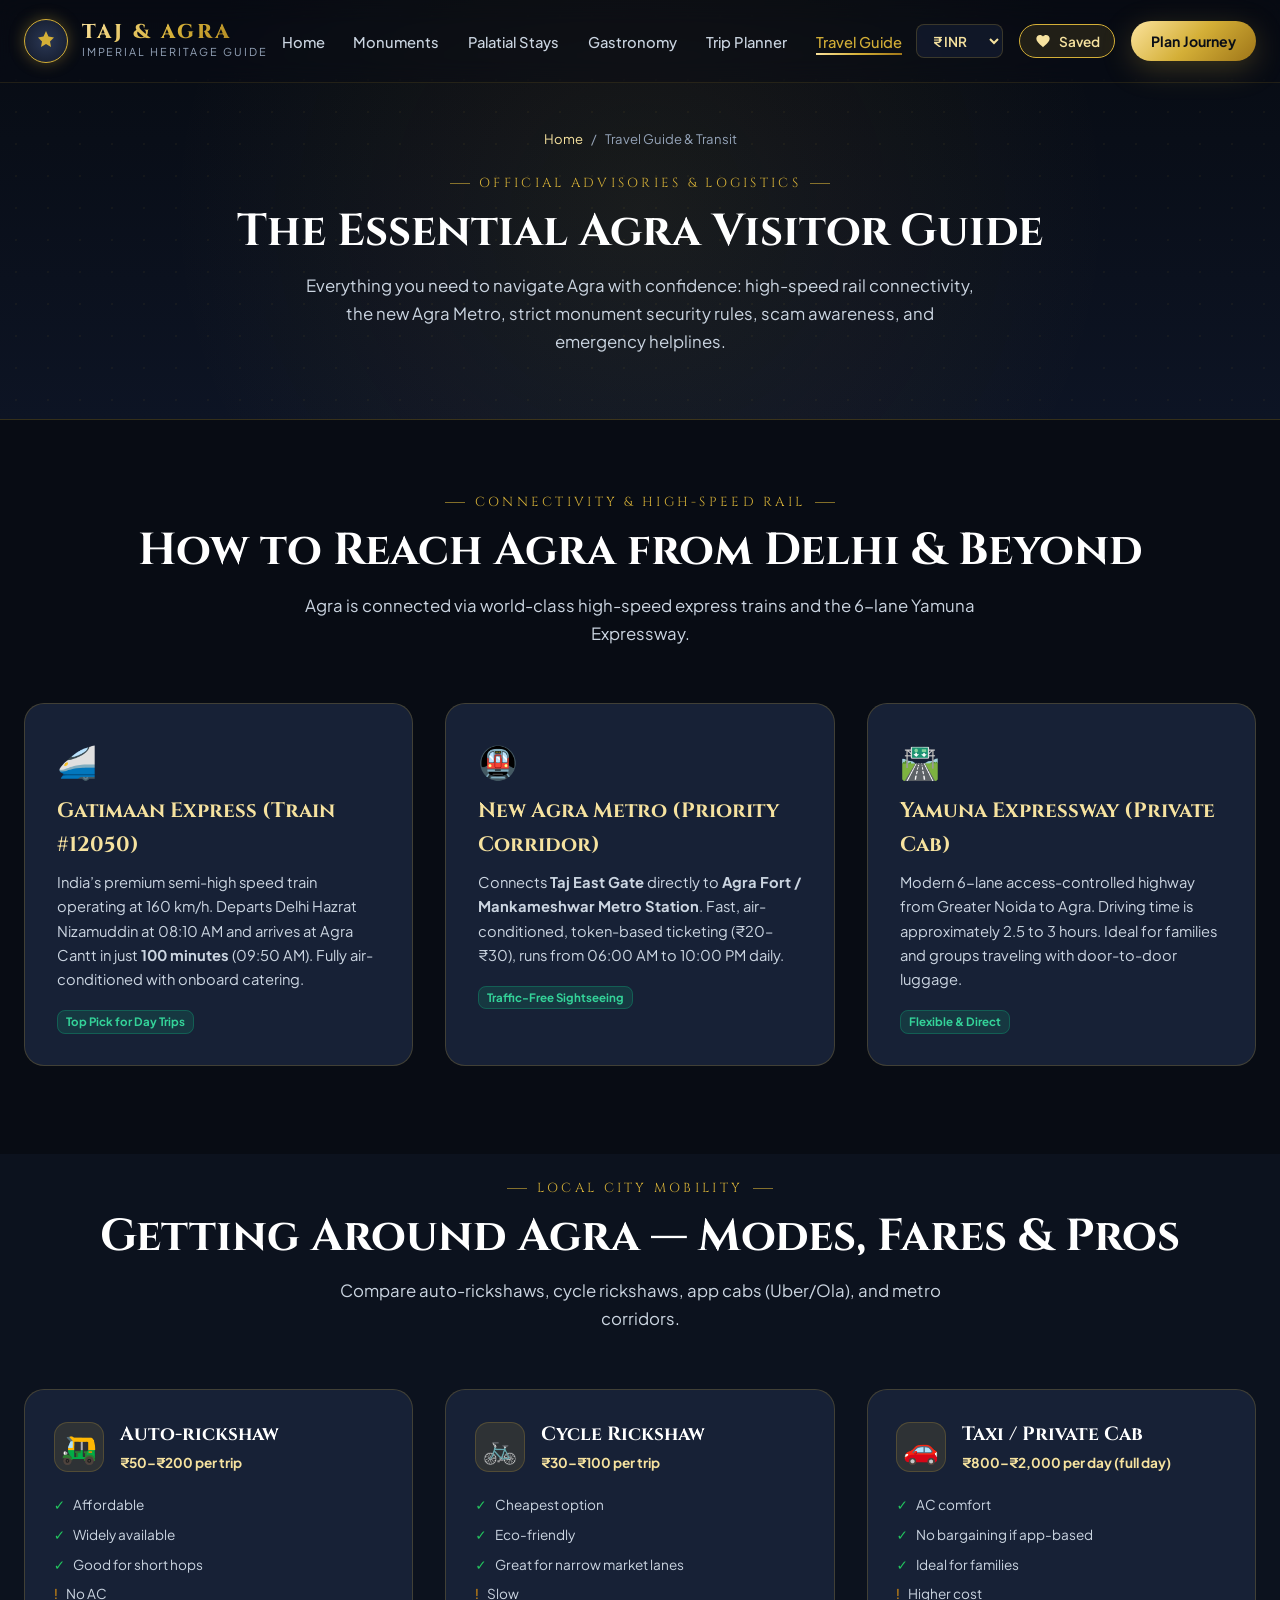
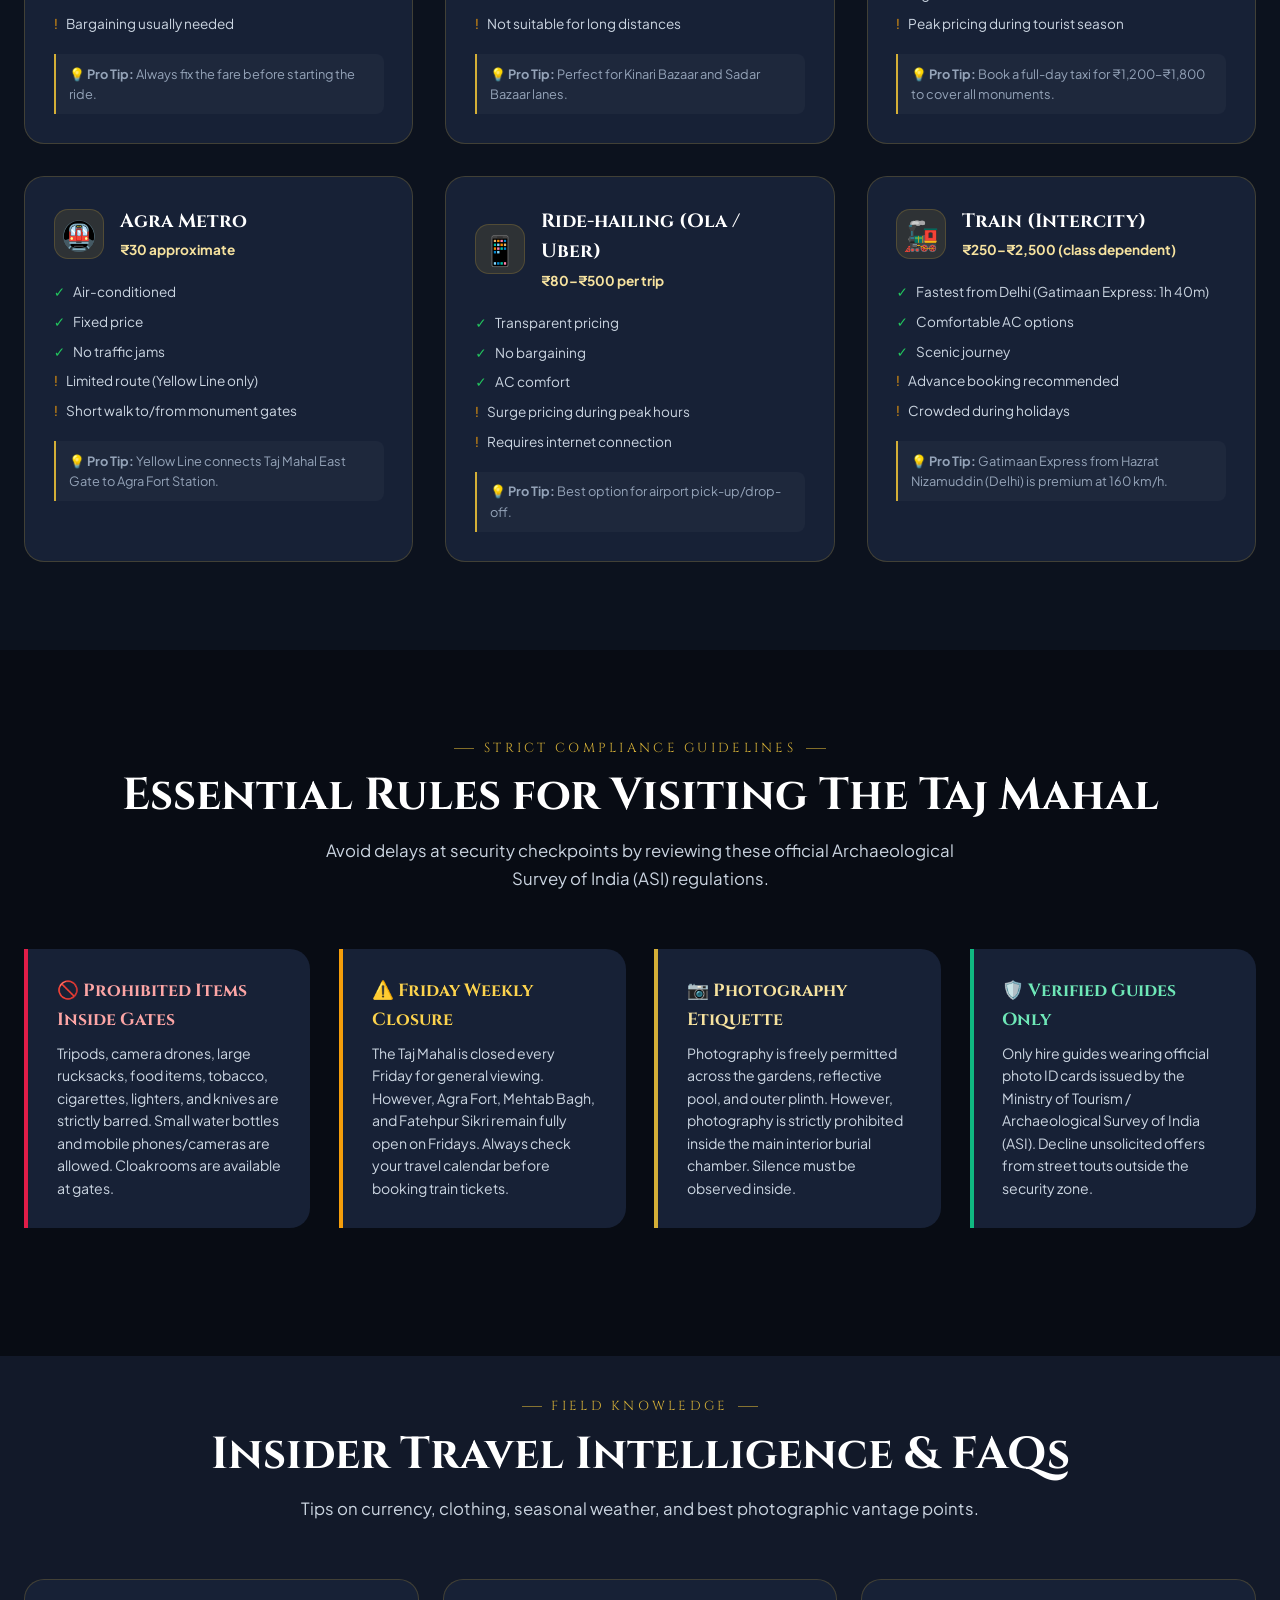
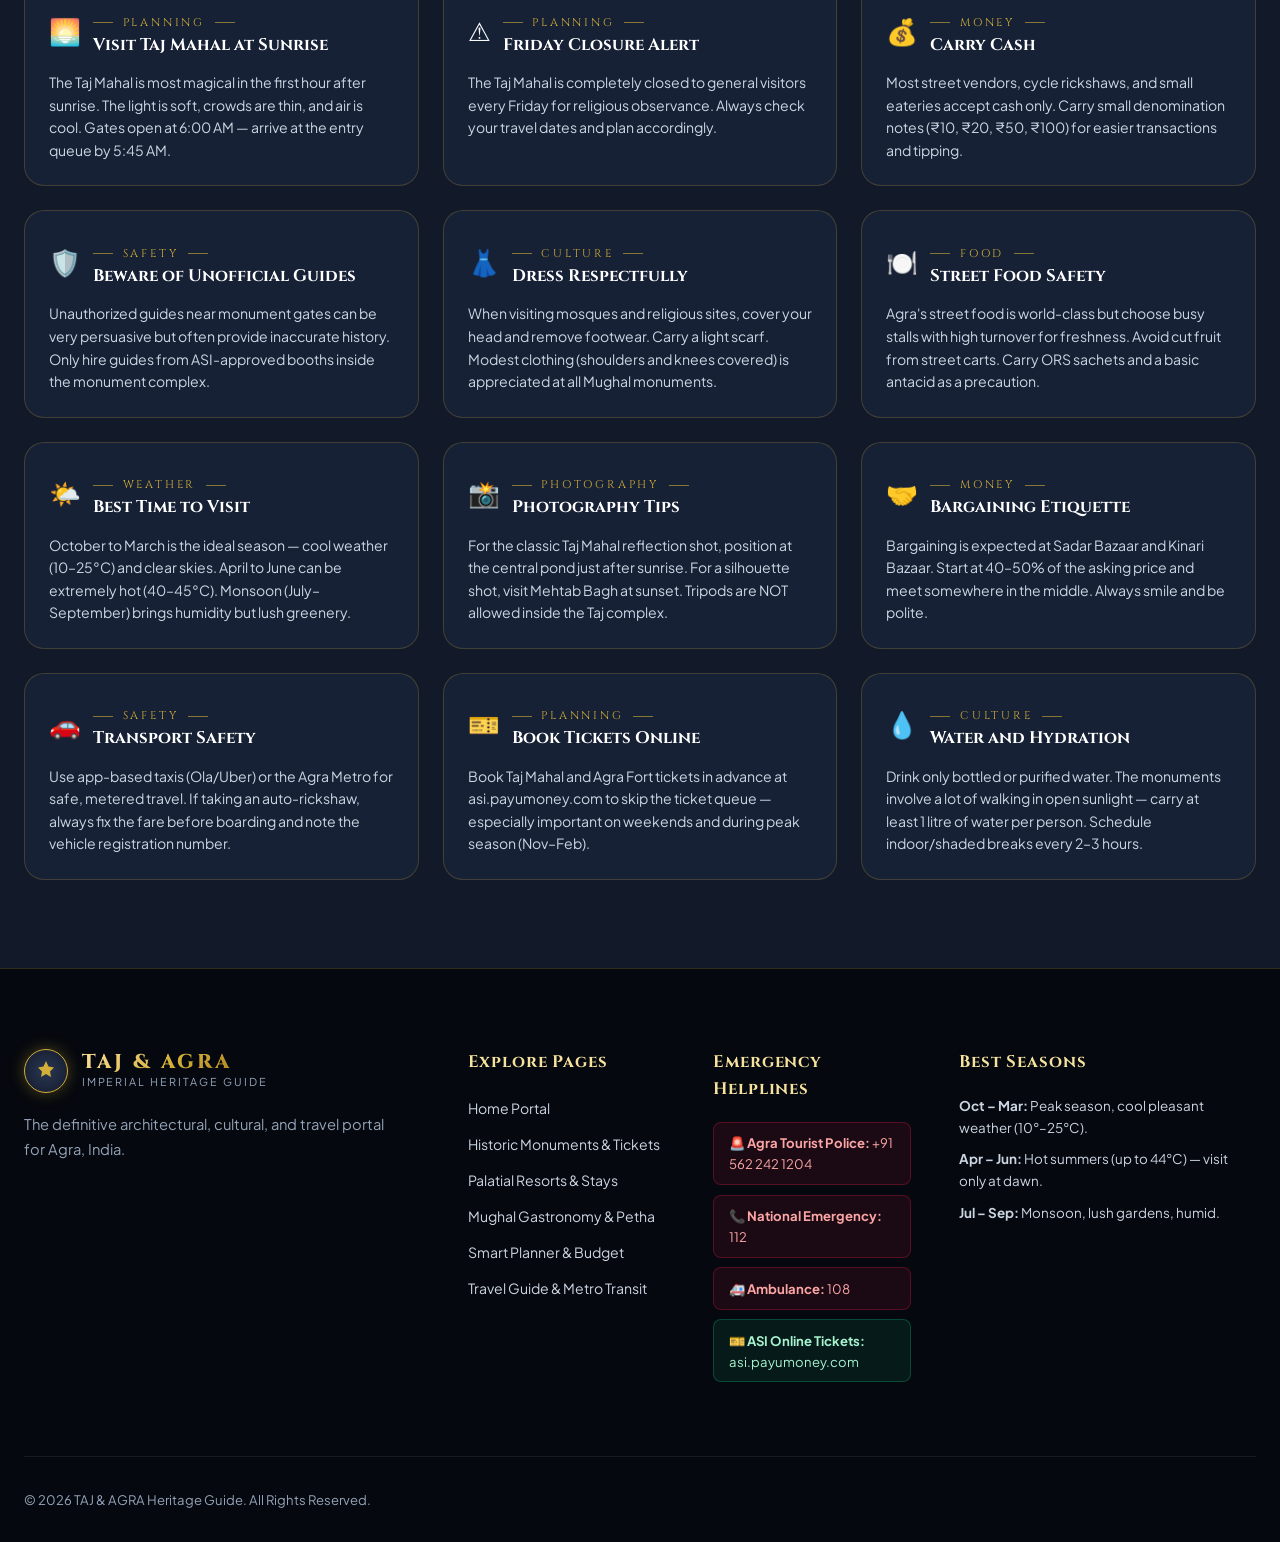
<file: guide.html>
<!DOCTYPE html>
<html lang="en">
<head>
  <meta charset="UTF-8">
  <meta name="viewport" content="width=device-width, initial-scale=1.0">
  <title>Agra Travel Guide — Transit, Metro, Advisories &amp; Insider Rules | TAJ &amp; AGRA</title>
  <meta name="description" content="Complete travel guide for visiting the Taj Mahal and Agra. Details on the Agra Metro, Gatimaan Express train, Friday closure rules, safety advice, and emergency helplines.">
  <meta name="theme-color" content="#080c14">

  <!-- Open Graph -->
  <meta property="og:title" content="Agra Travel Guide — Transit, Metro, Advisories & Insider Rules">
  <meta property="og:description" content="Essential visitor guide covering transport, metro corridors, Friday closure rules, dress codes, and verified emergency helplines in Agra.">
  <meta property="og:type" content="website">
  <meta property="og:image" content="images/taj_mahal_hero.jpg">

  <!-- Stylesheets -->
  <link rel="stylesheet" href="css/style.css">
  <link rel="icon" type="image/jpeg" href="images/taj_mahal_hero.jpg">
</head>
<body>

  <!-- ======================================================================
       HEADER & NAVIGATION BAR
       ====================================================================== -->
  <header class="site-header" id="siteHeader">
    <div class="container nav-wrapper">
      <a href="index.html" class="brand-logo" id="brandLogo">
        <div class="brand-crest">
          <svg viewBox="0 0 24 24"><path d="M12 2L9.5 7.5L4 8.5L8 12.5L7 18L12 15L17 18L16 12.5L20 8.5L14.5 7.5L12 2Z"/></svg>
        </div>
        <div class="brand-text">
          <span class="brand-title">TAJ &amp; AGRA</span>
          <span class="brand-tagline">Imperial Heritage Guide</span>
        </div>
      </a>

      <nav>
        <ul class="nav-menu" id="navMenu">
          <li><a href="index.html" class="nav-link">Home</a></li>
          <li><a href="monuments.html" class="nav-link">Monuments</a></li>
          <li><a href="stays.html" class="nav-link">Palatial Stays</a></li>
          <li><a href="gastronomy.html" class="nav-link">Gastronomy</a></li>
          <li><a href="planner.html" class="nav-link">Trip Planner</a></li>
          <li><a href="guide.html" class="nav-link active">Travel Guide</a></li>
        </ul>
      </nav>

      <div class="nav-actions">
        <div class="currency-select-wrapper">
          <select id="currencySelect" class="currency-select" title="Choose Display Currency">
            <option value="INR" selected>₹ INR</option>
            <option value="USD">$ USD</option>
            <option value="EUR">€ EUR</option>
          </select>
        </div>

        <button id="btnOpenSavedDrawer" class="btn-saved-itinerary" title="View Saved Places">
          <svg width="16" height="16" viewBox="0 0 24 24" fill="currentColor">
            <path d="M12 21.35l-1.45-1.32C5.4 15.36 2 12.28 2 8.5 2 5.42 4.42 3 7.5 3c1.74 0 3.41.81 4.5 2.09C13.09 3.81 14.76 3 16.5 3 19.58 3 22 5.42 22 8.5c0 3.78-3.4 6.86-8.55 11.54L12 21.35z"/>
          </svg>
          <span>Saved</span>
          <span id="savedCountBadge" class="saved-count-badge" style="display: none;">0</span>
        </button>

        <a href="planner.html" class="btn-cta-nav"><span>Plan Journey</span></a>
        <button class="mobile-menu-btn" id="mobileMenuBtn" aria-label="Toggle Navigation Menu">☰</button>
      </div>
    </div>
  </header>

  <!-- ======================================================================
       PAGE HERO BANNER
       ====================================================================== -->
  <section class="page-hero-banner">
    <div class="container">
      <div class="breadcrumbs">
        <a href="index.html">Home</a>
        <span>/</span>
        <span>Travel Guide &amp; Transit</span>
      </div>
      <span class="section-label">Official Advisories &amp; Logistics</span>
      <h1 class="section-title">The Essential Agra Visitor Guide</h1>
      <p class="section-subtitle">
        Everything you need to navigate Agra with confidence: high-speed rail connectivity, the new Agra Metro, strict monument security rules, scam awareness, and emergency helplines.
      </p>
    </div>
  </section>

  <!-- ======================================================================
       HIGH-SPEED TRANSIT & REACHING AGRA
       ====================================================================== -->
  <section style="padding: 4rem 0 2rem;">
    <div class="container">
      <div class="section-header">
        <span class="section-label">Connectivity &amp; High-Speed Rail</span>
        <h2 class="section-title">How to Reach Agra from Delhi &amp; Beyond</h2>
        <p class="section-subtitle">
          Agra is connected via world-class high-speed express trains and the 6-lane Yamuna Expressway.
        </p>
      </div>

      <div style="display: grid; grid-template-columns: repeat(auto-fit, minmax(320px, 1fr)); gap: 2rem; margin-bottom: 3.5rem;">
        <div style="background: var(--color-surface); border: 1px solid var(--color-surface-border); border-radius: var(--radius-lg); padding: 2rem;">
          <div style="font-size: 2rem; margin-bottom: 0.5rem;">🚄</div>
          <h3 style="font-family: var(--font-serif-royal); color: var(--color-gold-light); font-size: 1.3rem; margin-bottom: 0.5rem;">
            Gatimaan Express (Train #12050)
          </h3>
          <p style="color: var(--color-text-secondary); font-size: 0.92rem; line-height: 1.65; margin-bottom: 1rem;">
            India’s premium semi-high speed train operating at 160 km/h. Departs Delhi Hazrat Nizamuddin at 08:10 AM and arrives at Agra Cantt in just <strong>100 minutes</strong> (09:50 AM). Fully air-conditioned with onboard catering.
          </p>
          <span class="badge-official">Top Pick for Day Trips</span>
        </div>

        <div style="background: var(--color-surface); border: 1px solid var(--color-surface-border); border-radius: var(--radius-lg); padding: 2rem;">
          <div style="font-size: 2rem; margin-bottom: 0.5rem;">🚇</div>
          <h3 style="font-family: var(--font-serif-royal); color: var(--color-gold-light); font-size: 1.3rem; margin-bottom: 0.5rem;">
            New Agra Metro (Priority Corridor)
          </h3>
          <p style="color: var(--color-text-secondary); font-size: 0.92rem; line-height: 1.65; margin-bottom: 1rem;">
            Connects <strong>Taj East Gate</strong> directly to <strong>Agra Fort / Mankameshwar Metro Station</strong>. Fast, air-conditioned, token-based ticketing (₹20–₹30), runs from 06:00 AM to 10:00 PM daily.
          </p>
          <span class="badge-official">Traffic-Free Sightseeing</span>
        </div>

        <div style="background: var(--color-surface); border: 1px solid var(--color-surface-border); border-radius: var(--radius-lg); padding: 2rem;">
          <div style="font-size: 2rem; margin-bottom: 0.5rem;">🛣️</div>
          <h3 style="font-family: var(--font-serif-royal); color: var(--color-gold-light); font-size: 1.3rem; margin-bottom: 0.5rem;">
            Yamuna Expressway (Private Cab)
          </h3>
          <p style="color: var(--color-text-secondary); font-size: 0.92rem; line-height: 1.65; margin-bottom: 1rem;">
            Modern 6-lane access-controlled highway from Greater Noida to Agra. Driving time is approximately 2.5 to 3 hours. Ideal for families and groups traveling with door-to-door luggage.
          </p>
          <span class="badge-official">Flexible &amp; Direct</span>
        </div>
      </div>
    </div>
  </section>

  <!-- ======================================================================
       INTERACTIVE TRANSIT OPTIONS GRID
       ====================================================================== -->
  <section class="transit-section" style="padding-top: 1rem;">
    <div class="container">
      <div class="section-header">
        <span class="section-label">Local City Mobility</span>
        <h2 class="section-title">Getting Around Agra — Modes, Fares &amp; Pros</h2>
        <p class="section-subtitle">
          Compare auto-rickshaws, cycle rickshaws, app cabs (Uber/Ola), and metro corridors.
        </p>
      </div>

      <!-- Transit Grid -->
      <div class="transit-grid" id="transitGrid">
        <!-- Rendered dynamically by app.js -->
      </div>
    </div>
  </section>

  <!-- ======================================================================
       CRUCIAL MONUMENT SECURITY RULES & ADVISORIES
       ====================================================================== -->
  <section style="background: var(--color-bg-deep); padding: 5rem 0;">
    <div class="container">
      <div class="section-header">
        <span class="section-label">Strict Compliance Guidelines</span>
        <h2 class="section-title">Essential Rules for Visiting The Taj Mahal</h2>
        <p class="section-subtitle">
          Avoid delays at security checkpoints by reviewing these official Archaeological Survey of India (ASI) regulations.
        </p>
      </div>

      <div style="display: grid; grid-template-columns: repeat(auto-fit, minmax(280px, 1fr)); gap: 1.8rem; margin-bottom: 3rem;">
        <div style="background: var(--color-surface); border-left: 4px solid var(--color-ruby); border-radius: 0 var(--radius-lg) var(--radius-lg) 0; padding: 1.8rem;">
          <h4 style="font-family: var(--font-serif-royal); color: #fca5a5; font-size: 1.1rem; margin-bottom: 0.5rem;">
            🚫 Prohibited Items Inside Gates
          </h4>
          <p style="color: var(--color-text-secondary); font-size: 0.88rem; line-height: 1.6;">
            Tripods, camera drones, large rucksacks, food items, tobacco, cigarettes, lighters, and knives are strictly barred. Small water bottles and mobile phones/cameras are allowed. Cloakrooms are available at gates.
          </p>
        </div>

        <div style="background: var(--color-surface); border-left: 4px solid var(--color-amber); border-radius: 0 var(--radius-lg) var(--radius-lg) 0; padding: 1.8rem;">
          <h4 style="font-family: var(--font-serif-royal); color: #fcd34d; font-size: 1.1rem; margin-bottom: 0.5rem;">
            ⚠️ Friday Weekly Closure
          </h4>
          <p style="color: var(--color-text-secondary); font-size: 0.88rem; line-height: 1.6;">
            The Taj Mahal is closed every Friday for general viewing. However, Agra Fort, Mehtab Bagh, and Fatehpur Sikri remain fully open on Fridays. Always check your travel calendar before booking train tickets.
          </p>
        </div>

        <div style="background: var(--color-surface); border-left: 4px solid var(--color-gold); border-radius: 0 var(--radius-lg) var(--radius-lg) 0; padding: 1.8rem;">
          <h4 style="font-family: var(--font-serif-royal); color: var(--color-gold-light); font-size: 1.1rem; margin-bottom: 0.5rem;">
            📷 Photography Etiquette
          </h4>
          <p style="color: var(--color-text-secondary); font-size: 0.88rem; line-height: 1.6;">
            Photography is freely permitted across the gardens, reflective pool, and outer plinth. However, photography is strictly prohibited inside the main interior burial chamber. Silence must be observed inside.
          </p>
        </div>

        <div style="background: var(--color-surface); border-left: 4px solid var(--color-emerald); border-radius: 0 var(--radius-lg) var(--radius-lg) 0; padding: 1.8rem;">
          <h4 style="font-family: var(--font-serif-royal); color: #6ee7b7; font-size: 1.1rem; margin-bottom: 0.5rem;">
            🛡️ Verified Guides Only
          </h4>
          <p style="color: var(--color-text-secondary); font-size: 0.88rem; line-height: 1.6;">
            Only hire guides wearing official photo ID cards issued by the Ministry of Tourism / Archaeological Survey of India (ASI). Decline unsolicited offers from street touts outside the security zone.
          </p>
        </div>
      </div>
    </div>
  </section>

  <!-- ======================================================================
       TRAVEL INTELLIGENCE & FAQS GRID
       ====================================================================== -->
  <section class="tips-section" style="padding-top: 2rem;">
    <div class="container">
      <div class="section-header">
        <span class="section-label">Field Knowledge</span>
        <h2 class="section-title">Insider Travel Intelligence &amp; FAQs</h2>
        <p class="section-subtitle">
          Tips on currency, clothing, seasonal weather, and best photographic vantage points.
        </p>
      </div>

      <!-- Tips Grid -->
      <div class="tips-grid" id="tipsGrid">
        <!-- Rendered dynamically by app.js -->
      </div>
    </div>
  </section>

  <!-- ======================================================================
       FOOTER
       ====================================================================== -->
  <footer class="site-footer">
    <div class="container">
      <div class="footer-grid">
        <div>
          <a href="index.html" class="brand-logo" style="margin-bottom: 0.8rem;">
            <div class="brand-crest">
              <svg viewBox="0 0 24 24"><path d="M12 2L9.5 7.5L4 8.5L8 12.5L7 18L12 15L17 18L16 12.5L20 8.5L14.5 7.5L12 2Z"/></svg>
            </div>
            <div class="brand-text">
              <span class="brand-title">TAJ &amp; AGRA</span>
              <span class="brand-tagline">Imperial Heritage Guide</span>
            </div>
          </a>
          <p class="footer-brand-desc">
            The definitive architectural, cultural, and travel portal for Agra, India.
          </p>
        </div>

        <div>
          <h4 class="footer-heading">Explore Pages</h4>
          <ul class="footer-links">
            <li><a href="index.html" class="footer-link">Home Portal</a></li>
            <li><a href="monuments.html" class="footer-link">Historic Monuments &amp; Tickets</a></li>
            <li><a href="stays.html" class="footer-link">Palatial Resorts &amp; Stays</a></li>
            <li><a href="gastronomy.html" class="footer-link">Mughal Gastronomy &amp; Petha</a></li>
            <li><a href="planner.html" class="footer-link">Smart Planner &amp; Budget</a></li>
            <li><a href="guide.html" class="footer-link">Travel Guide &amp; Metro Transit</a></li>
          </ul>
        </div>

        <div>
          <h4 class="footer-heading">Emergency Helplines</h4>
          <div class="emergency-chip">🚨 <strong>Agra Tourist Police:</strong> +91 562 242 1204</div>
          <div class="emergency-chip">📞 <strong>National Emergency:</strong> 112</div>
          <div class="emergency-chip">🚑 <strong>Ambulance:</strong> 108</div>
          <div class="emergency-chip" style="background: rgba(16,185,129,0.1); border-color: rgba(16,185,129,0.3); color: #a7f3d0;">
            🎫 <strong>ASI Online Tickets:</strong> asi.payumoney.com
          </div>
        </div>

        <div>
          <h4 class="footer-heading">Best Seasons</h4>
          <ul class="footer-links" style="font-size: 0.84rem; color: var(--color-text-secondary);">
            <li><strong>Oct – Mar:</strong> Peak season, cool pleasant weather (10°–25°C).</li>
            <li><strong>Apr – Jun:</strong> Hot summers (up to 44°C) — visit only at dawn.</li>
            <li><strong>Jul – Sep:</strong> Monsoon, lush gardens, humid.</li>
          </ul>
        </div>
      </div>

      <div class="footer-bottom">
        <p>© 2026 TAJ &amp; AGRA Heritage Guide. All Rights Reserved.</p>
      </div>
    </div>
  </footer>

  <!-- DRAWER: SAVED PLACES -->
  <div class="drawer-backdrop" id="savedDrawerBackdrop">
    <div class="drawer-panel" id="savedDrawerPanel">
      <div class="drawer-header">
        <h3 class="drawer-title">💖 My Saved Places</h3>
        <button id="btnCloseDrawer" style="background: none; border: none; color: #fff; font-size: 1.4rem; cursor: pointer;">✕</button>
      </div>
      <div class="drawer-body" id="savedDrawerList"></div>
      <div class="drawer-footer">
        <button class="btn-secondary" style="width: 100%; justify-content: center;" onclick="window.clearAllSaved()">Clear Wishlist</button>
        <a href="planner.html" class="btn-cta-nav" style="width: 100%; justify-content: center; text-align: center;">Build Plan with Saved Items →</a>
      </div>
    </div>
  </div>

  <script type="module" src="js/app.js"></script>
</body>
</html>
</file>
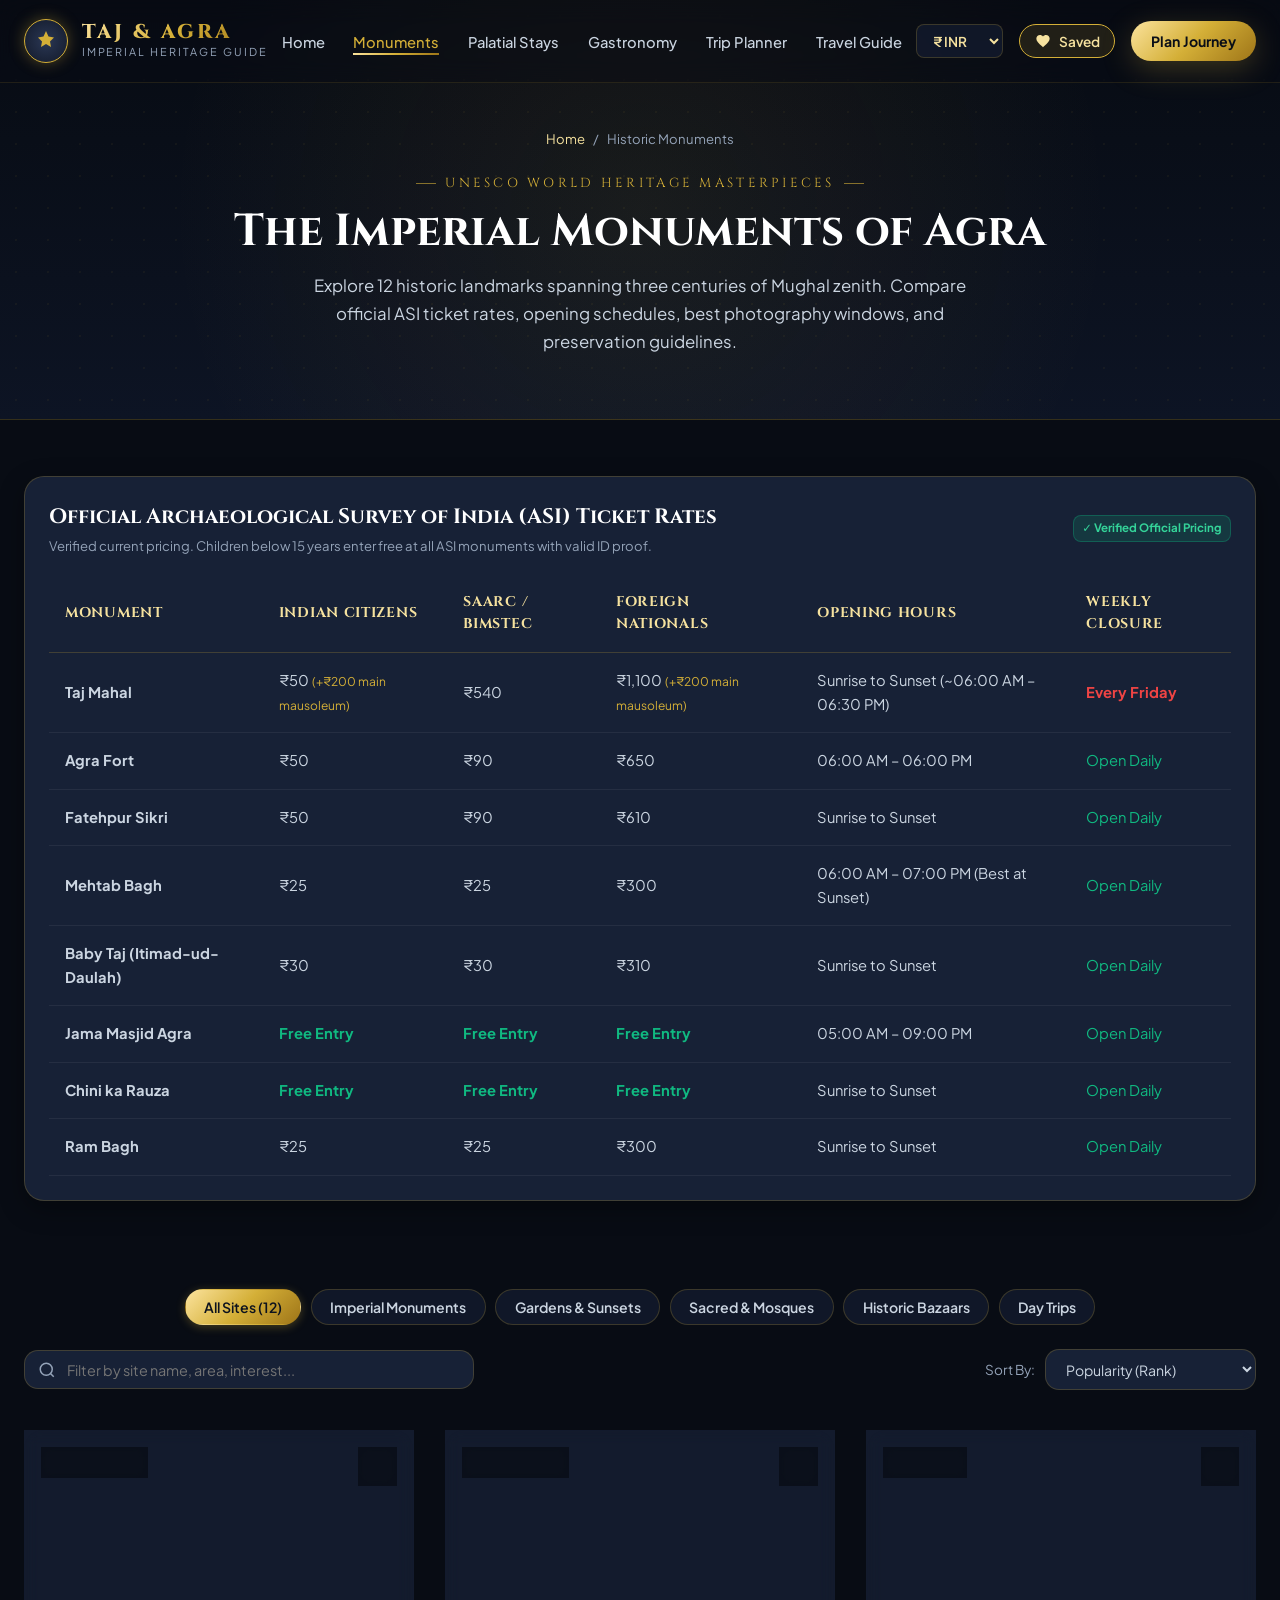
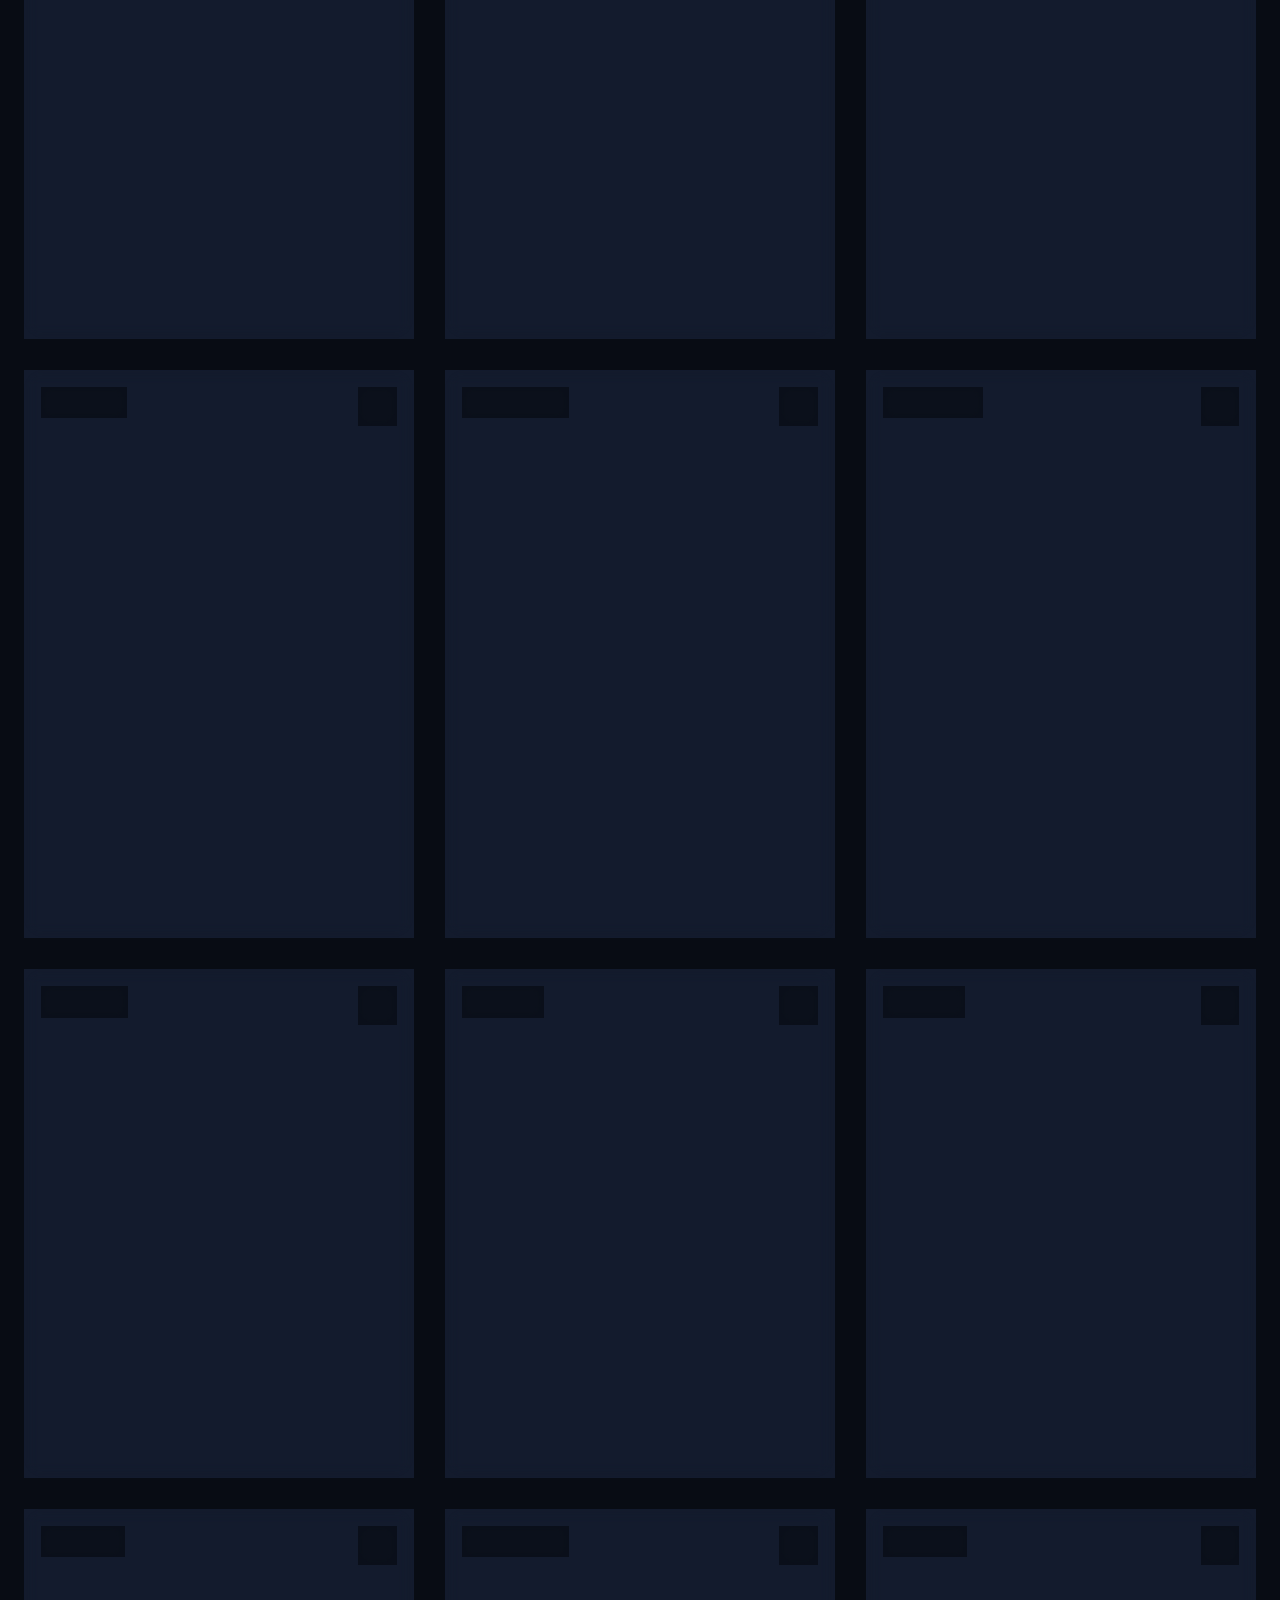
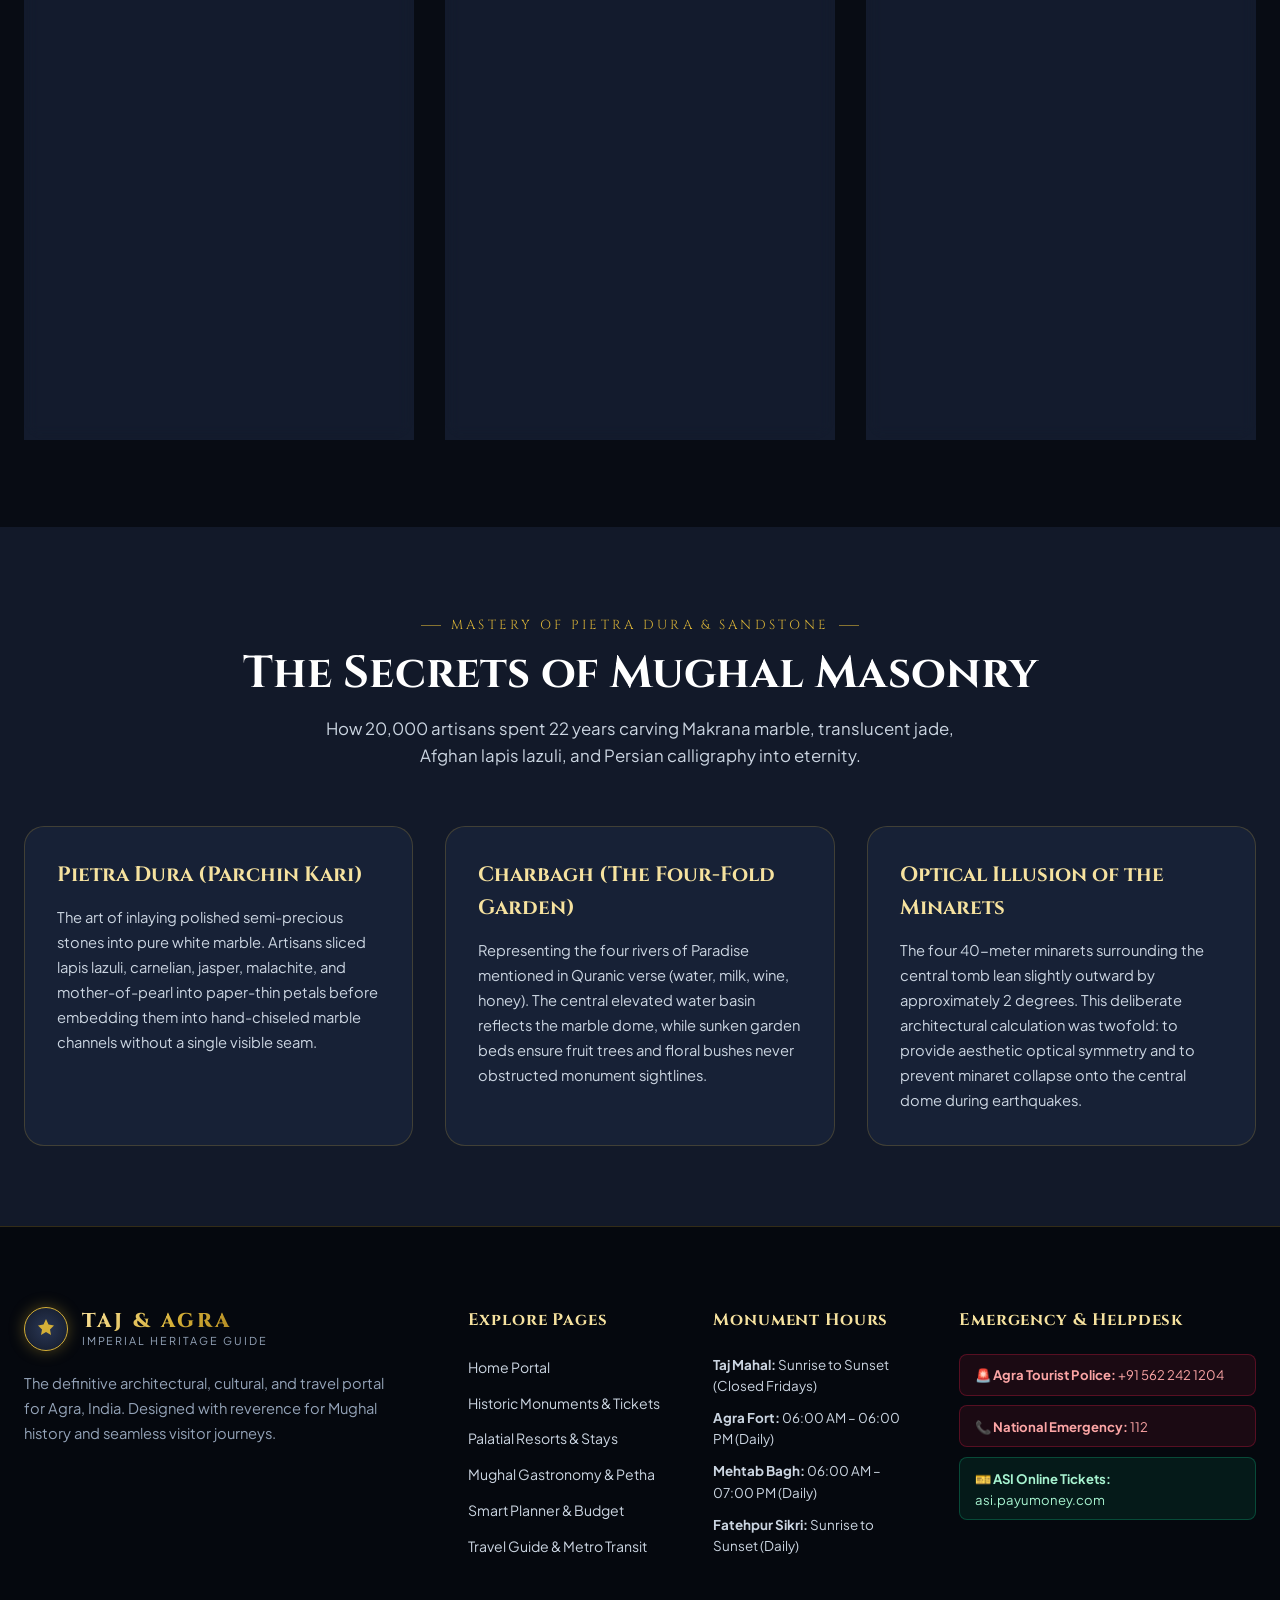
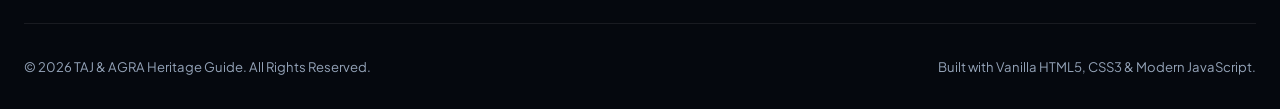
<file: monuments.html>
<!DOCTYPE html>
<html lang="en">
<head>
  <meta charset="UTF-8">
  <meta name="viewport" content="width=device-width, initial-scale=1.0">
  <title>Historic Monuments of Agra — Official Guide, Timings &amp; Tickets | TAJ &amp; AGRA</title>
  <meta name="description" content="Official visitor guide to the Taj Mahal, Agra Fort, Fatehpur Sikri, Mehtab Bagh, and Baby Taj. Real photography, ticket prices, timings, and photography advice.">
  <meta name="theme-color" content="#080c14">

  <!-- Open Graph -->
  <meta property="og:title" content="Historic Monuments of Agra — Official Guide, Timings & Tickets">
  <meta property="og:description" content="Explore the UNESCO World Heritage monuments of Agra with official ASI fees, opening hours, and insider travel tips.">
  <meta property="og:type" content="website">
  <meta property="og:image" content="images/taj_mahal_hero.jpg">

  <!-- Stylesheets -->
  <link rel="stylesheet" href="css/style.css">
  <link rel="icon" type="image/jpeg" href="images/taj_mahal_hero.jpg">
</head>
<body>

  <!-- ======================================================================
       HEADER & NAVIGATION BAR
       ====================================================================== -->
  <header class="site-header" id="siteHeader">
    <div class="container nav-wrapper">
      <a href="index.html" class="brand-logo" id="brandLogo">
        <div class="brand-crest">
          <svg viewBox="0 0 24 24">
            <path d="M12 2L9.5 7.5L4 8.5L8 12.5L7 18L12 15L17 18L16 12.5L20 8.5L14.5 7.5L12 2Z"/>
          </svg>
        </div>
        <div class="brand-text">
          <span class="brand-title">TAJ &amp; AGRA</span>
          <span class="brand-tagline">Imperial Heritage Guide</span>
        </div>
      </a>

      <nav>
        <ul class="nav-menu" id="navMenu">
          <li><a href="index.html" class="nav-link">Home</a></li>
          <li><a href="monuments.html" class="nav-link active">Monuments</a></li>
          <li><a href="stays.html" class="nav-link">Palatial Stays</a></li>
          <li><a href="gastronomy.html" class="nav-link">Gastronomy</a></li>
          <li><a href="planner.html" class="nav-link">Trip Planner</a></li>
          <li><a href="guide.html" class="nav-link">Travel Guide</a></li>
        </ul>
      </nav>

      <div class="nav-actions">
        <div class="currency-select-wrapper">
          <select id="currencySelect" class="currency-select" title="Choose Display Currency">
            <option value="INR" selected>₹ INR</option>
            <option value="USD">$ USD</option>
            <option value="EUR">€ EUR</option>
          </select>
        </div>

        <button id="btnOpenSavedDrawer" class="btn-saved-itinerary" title="View Saved Places">
          <svg width="16" height="16" viewBox="0 0 24 24" fill="currentColor">
            <path d="M12 21.35l-1.45-1.32C5.4 15.36 2 12.28 2 8.5 2 5.42 4.42 3 7.5 3c1.74 0 3.41.81 4.5 2.09C13.09 3.81 14.76 3 16.5 3 19.58 3 22 5.42 22 8.5c0 3.78-3.4 6.86-8.55 11.54L12 21.35z"/>
          </svg>
          <span>Saved</span>
          <span id="savedCountBadge" class="saved-count-badge" style="display: none;">0</span>
        </button>

        <a href="planner.html" class="btn-cta-nav">
          <span>Plan Journey</span>
        </a>

        <button class="mobile-menu-btn" id="mobileMenuBtn" aria-label="Toggle Navigation Menu">☰</button>
      </div>
    </div>
  </header>

  <!-- ======================================================================
       PAGE HERO BANNER
       ====================================================================== -->
  <section class="page-hero-banner">
    <div class="container">
      <div class="breadcrumbs">
        <a href="index.html">Home</a>
        <span>/</span>
        <span>Historic Monuments</span>
      </div>
      <span class="section-label">UNESCO World Heritage Masterpieces</span>
      <h1 class="section-title">The Imperial Monuments of Agra</h1>
      <p class="section-subtitle">
        Explore 12 historic landmarks spanning three centuries of Mughal zenith. Compare official ASI ticket rates, opening schedules, best photography windows, and preservation guidelines.
      </p>
    </div>
  </section>

  <!-- ======================================================================
       OFFICIAL ASI TICKETING & TIMINGS SUMMARY TABLE
       ====================================================================== -->
  <section style="padding: 3.5rem 0 1rem;">
    <div class="container">
      <div class="pricing-table-container">
        <div style="display: flex; align-items: center; justify-content: space-between; margin-bottom: 1.2rem; flex-wrap: wrap; gap: 0.8rem;">
          <div>
            <h3 style="font-family: var(--font-serif-royal); font-size: 1.3rem; color: #fff;">
              Official Archaeological Survey of India (ASI) Ticket Rates
            </h3>
            <p style="font-size: 0.82rem; color: var(--color-text-muted);">
              Verified current pricing. Children below 15 years enter free at all ASI monuments with valid ID proof.
            </p>
          </div>
          <span class="badge-official">✓ Verified Official Pricing</span>
        </div>

        <table class="pricing-table">
          <thead>
            <tr>
              <th>Monument</th>
              <th>Indian Citizens</th>
              <th>SAARC / BIMSTEC</th>
              <th>Foreign Nationals</th>
              <th>Opening Hours</th>
              <th>Weekly Closure</th>
            </tr>
          </thead>
          <tbody>
            <tr>
              <td><strong>Taj Mahal</strong></td>
              <td>₹50 <span style="font-size: 0.75rem; color: var(--color-gold);">(+₹200 main mausoleum)</span></td>
              <td>₹540</td>
              <td>₹1,100 <span style="font-size: 0.75rem; color: var(--color-gold);">(+₹200 main mausoleum)</span></td>
              <td>Sunrise to Sunset (~06:00 AM – 06:30 PM)</td>
              <td><span style="color: #ef4444; font-weight: 700;">Every Friday</span></td>
            </tr>
            <tr>
              <td><strong>Agra Fort</strong></td>
              <td>₹50</td>
              <td>₹90</td>
              <td>₹650</td>
              <td>06:00 AM – 06:00 PM</td>
              <td><span style="color: #10b981;">Open Daily</span></td>
            </tr>
            <tr>
              <td><strong>Fatehpur Sikri</strong></td>
              <td>₹50</td>
              <td>₹90</td>
              <td>₹610</td>
              <td>Sunrise to Sunset</td>
              <td><span style="color: #10b981;">Open Daily</span></td>
            </tr>
            <tr>
              <td><strong>Mehtab Bagh</strong></td>
              <td>₹25</td>
              <td>₹25</td>
              <td>₹300</td>
              <td>06:00 AM – 07:00 PM (Best at Sunset)</td>
              <td><span style="color: #10b981;">Open Daily</span></td>
            </tr>
            <tr>
              <td><strong>Baby Taj (Itimad-ud-Daulah)</strong></td>
              <td>₹30</td>
              <td>₹30</td>
              <td>₹310</td>
              <td>Sunrise to Sunset</td>
              <td><span style="color: #10b981;">Open Daily</span></td>
            </tr>
            <tr>
              <td><strong>Jama Masjid Agra</strong></td>
              <td><span style="color: #10b981; font-weight: 700;">Free Entry</span></td>
              <td><span style="color: #10b981; font-weight: 700;">Free Entry</span></td>
              <td><span style="color: #10b981; font-weight: 700;">Free Entry</span></td>
              <td>05:00 AM – 09:00 PM</td>
              <td><span style="color: #10b981;">Open Daily</span></td>
            </tr>
            <tr>
              <td><strong>Chini ka Rauza</strong></td>
              <td><span style="color: #10b981; font-weight: 700;">Free Entry</span></td>
              <td><span style="color: #10b981; font-weight: 700;">Free Entry</span></td>
              <td><span style="color: #10b981; font-weight: 700;">Free Entry</span></td>
              <td>Sunrise to Sunset</td>
              <td><span style="color: #10b981;">Open Daily</span></td>
            </tr>
            <tr>
              <td><strong>Ram Bagh</strong></td>
              <td>₹25</td>
              <td>₹25</td>
              <td>₹300</td>
              <td>Sunrise to Sunset</td>
              <td><span style="color: #10b981;">Open Daily</span></td>
            </tr>
          </tbody>
        </table>
      </div>
    </div>
  </section>

  <!-- ======================================================================
       INTERACTIVE MONUMENTS EXPLORER & FILTERS
       ====================================================================== -->
  <section class="monuments-section" style="padding-top: 1rem;">
    <div class="container">
      <div class="filter-search-container">
        <div class="filter-pills">
          <button class="filter-pill active" data-monument-filter="all">All Sites (12)</button>
          <button class="filter-pill" data-monument-filter="Monument">Imperial Monuments</button>
          <button class="filter-pill" data-monument-filter="Garden">Gardens &amp; Sunsets</button>
          <button class="filter-pill" data-monument-filter="Religious">Sacred &amp; Mosques</button>
          <button class="filter-pill" data-monument-filter="Market">Historic Bazaars</button>
          <button class="filter-pill" data-monument-filter="Day Trip">Day Trips</button>
        </div>

        <div class="filter-secondary-bar">
          <div class="inline-search-box">
            <svg viewBox="0 0 24 24" fill="none" stroke="currentColor" stroke-width="2">
              <circle cx="11" cy="11" r="8"></circle>
              <line x1="21" y1="21" x2="16.65" y2="16.65"></line>
            </svg>
            <input type="text" id="inlineSearchInput" placeholder="Filter by site name, area, interest...">
          </div>

          <div style="display: flex; align-items: center; gap: 0.6rem;">
            <label for="monumentSortSelect" style="font-size: 0.85rem; color: var(--color-text-muted);">Sort By:</label>
            <select id="monumentSortSelect" class="sort-select">
              <option value="popularity">Popularity (Rank)</option>
              <option value="price-low">Ticket Price: Low to High</option>
              <option value="time-short">Visit Duration: Shortest</option>
            </select>
          </div>
        </div>
      </div>

      <!-- Monument Cards Grid -->
      <div class="monuments-grid" id="monumentsGrid">
        <!-- Rendered dynamically by app.js -->
      </div>
    </div>
  </section>

  <!-- ======================================================================
       ARCHITECTURAL LEGACY DEEP-DIVE
       ====================================================================== -->
  <section style="background: var(--color-bg-alt); padding: 5rem 0;">
    <div class="container">
      <div class="section-header">
        <span class="section-label">Mastery of Pietra Dura &amp; Sandstone</span>
        <h2 class="section-title">The Secrets of Mughal Masonry</h2>
        <p class="section-subtitle">
          How 20,000 artisans spent 22 years carving Makrana marble, translucent jade, Afghan lapis lazuli, and Persian calligraphy into eternity.
        </p>
      </div>

      <div style="display: grid; grid-template-columns: repeat(auto-fit, minmax(320px, 1fr)); gap: 2rem;">
        <div style="background: var(--color-surface); border: 1px solid var(--color-surface-border); border-radius: var(--radius-lg); padding: 2rem;">
          <h3 style="font-family: var(--font-serif-royal); color: var(--color-gold-light); font-size: 1.3rem; margin-bottom: 0.8rem;">
            Pietra Dura (Parchin Kari)
          </h3>
          <p style="color: var(--color-text-secondary); font-size: 0.92rem; line-height: 1.7;">
            The art of inlaying polished semi-precious stones into pure white marble. Artisans sliced lapis lazuli, carnelian, jasper, malachite, and mother-of-pearl into paper-thin petals before embedding them into hand-chiseled marble channels without a single visible seam.
          </p>
        </div>

        <div style="background: var(--color-surface); border: 1px solid var(--color-surface-border); border-radius: var(--radius-lg); padding: 2rem;">
          <h3 style="font-family: var(--font-serif-royal); color: var(--color-gold-light); font-size: 1.3rem; margin-bottom: 0.8rem;">
            Charbagh (The Four-Fold Garden)
          </h3>
          <p style="color: var(--color-text-secondary); font-size: 0.92rem; line-height: 1.7;">
            Representing the four rivers of Paradise mentioned in Quranic verse (water, milk, wine, honey). The central elevated water basin reflects the marble dome, while sunken garden beds ensure fruit trees and floral bushes never obstructed monument sightlines.
          </p>
        </div>

        <div style="background: var(--color-surface); border: 1px solid var(--color-surface-border); border-radius: var(--radius-lg); padding: 2rem;">
          <h3 style="font-family: var(--font-serif-royal); color: var(--color-gold-light); font-size: 1.3rem; margin-bottom: 0.8rem;">
            Optical Illusion of the Minarets
          </h3>
          <p style="color: var(--color-text-secondary); font-size: 0.92rem; line-height: 1.7;">
            The four 40-meter minarets surrounding the central tomb lean slightly outward by approximately 2 degrees. This deliberate architectural calculation was twofold: to provide aesthetic optical symmetry and to prevent minaret collapse onto the central dome during earthquakes.
          </p>
        </div>
      </div>
    </div>
  </section>

  <!-- ======================================================================
       FOOTER
       ====================================================================== -->
  <footer class="site-footer">
    <div class="container">
      <div class="footer-grid">
        <div>
          <a href="index.html" class="brand-logo" style="margin-bottom: 0.8rem;">
            <div class="brand-crest">
              <svg viewBox="0 0 24 24">
                <path d="M12 2L9.5 7.5L4 8.5L8 12.5L7 18L12 15L17 18L16 12.5L20 8.5L14.5 7.5L12 2Z"/>
              </svg>
            </div>
            <div class="brand-text">
              <span class="brand-title">TAJ &amp; AGRA</span>
              <span class="brand-tagline">Imperial Heritage Guide</span>
            </div>
          </a>
          <p class="footer-brand-desc">
            The definitive architectural, cultural, and travel portal for Agra, India. Designed with reverence for Mughal history and seamless visitor journeys.
          </p>
        </div>

        <div>
          <h4 class="footer-heading">Explore Pages</h4>
          <ul class="footer-links">
            <li><a href="index.html" class="footer-link">Home Portal</a></li>
            <li><a href="monuments.html" class="footer-link">Historic Monuments &amp; Tickets</a></li>
            <li><a href="stays.html" class="footer-link">Palatial Resorts &amp; Stays</a></li>
            <li><a href="gastronomy.html" class="footer-link">Mughal Gastronomy &amp; Petha</a></li>
            <li><a href="planner.html" class="footer-link">Smart Planner &amp; Budget</a></li>
            <li><a href="guide.html" class="footer-link">Travel Guide &amp; Metro Transit</a></li>
          </ul>
        </div>

        <div>
          <h4 class="footer-heading">Monument Hours</h4>
          <ul class="footer-links" style="font-size: 0.84rem; color: var(--color-text-secondary);">
            <li><strong>Taj Mahal:</strong> Sunrise to Sunset (Closed Fridays)</li>
            <li><strong>Agra Fort:</strong> 06:00 AM – 06:00 PM (Daily)</li>
            <li><strong>Mehtab Bagh:</strong> 06:00 AM – 07:00 PM (Daily)</li>
            <li><strong>Fatehpur Sikri:</strong> Sunrise to Sunset (Daily)</li>
          </ul>
        </div>

        <div>
          <h4 class="footer-heading">Emergency &amp; Helpdesk</h4>
          <div class="emergency-chip">
            🚨 <strong>Agra Tourist Police:</strong> +91 562 242 1204
          </div>
          <div class="emergency-chip">
            📞 <strong>National Emergency:</strong> 112
          </div>
          <div class="emergency-chip" style="background: rgba(16,185,129,0.1); border-color: rgba(16,185,129,0.3); color: #a7f3d0;">
            🎫 <strong>ASI Online Tickets:</strong> asi.payumoney.com
          </div>
        </div>
      </div>

      <div class="footer-bottom">
        <p>© 2026 TAJ &amp; AGRA Heritage Guide. All Rights Reserved.</p>
        <p>Built with Vanilla HTML5, CSS3 &amp; Modern JavaScript.</p>
      </div>
    </div>
  </footer>

  <!-- MODALS & DRAWERS -->
  <div class="modal-backdrop" id="detailsModal" role="dialog" aria-modal="true">
    <div class="modal-container">
      <button class="modal-close-btn" aria-label="Close dialog">✕</button>
      <div id="detailsModalContent"></div>
    </div>
  </div>

  <div class="drawer-backdrop" id="savedDrawerBackdrop">
    <div class="drawer-panel" id="savedDrawerPanel">
      <div class="drawer-header">
        <h3 class="drawer-title">💖 My Saved Places</h3>
        <button id="btnCloseDrawer" style="background: none; border: none; color: #fff; font-size: 1.4rem; cursor: pointer;">✕</button>
      </div>
      <div class="drawer-body" id="savedDrawerList"></div>
      <div class="drawer-footer">
        <button class="btn-secondary" style="width: 100%; justify-content: center;" onclick="window.clearAllSaved()">Clear Wishlist</button>
        <a href="planner.html" class="btn-cta-nav" style="width: 100%; justify-content: center; text-align: center;">Build Plan with Saved Items →</a>
      </div>
    </div>
  </div>

  <script type="module" src="js/app.js"></script>
</body>
</html>
</file>
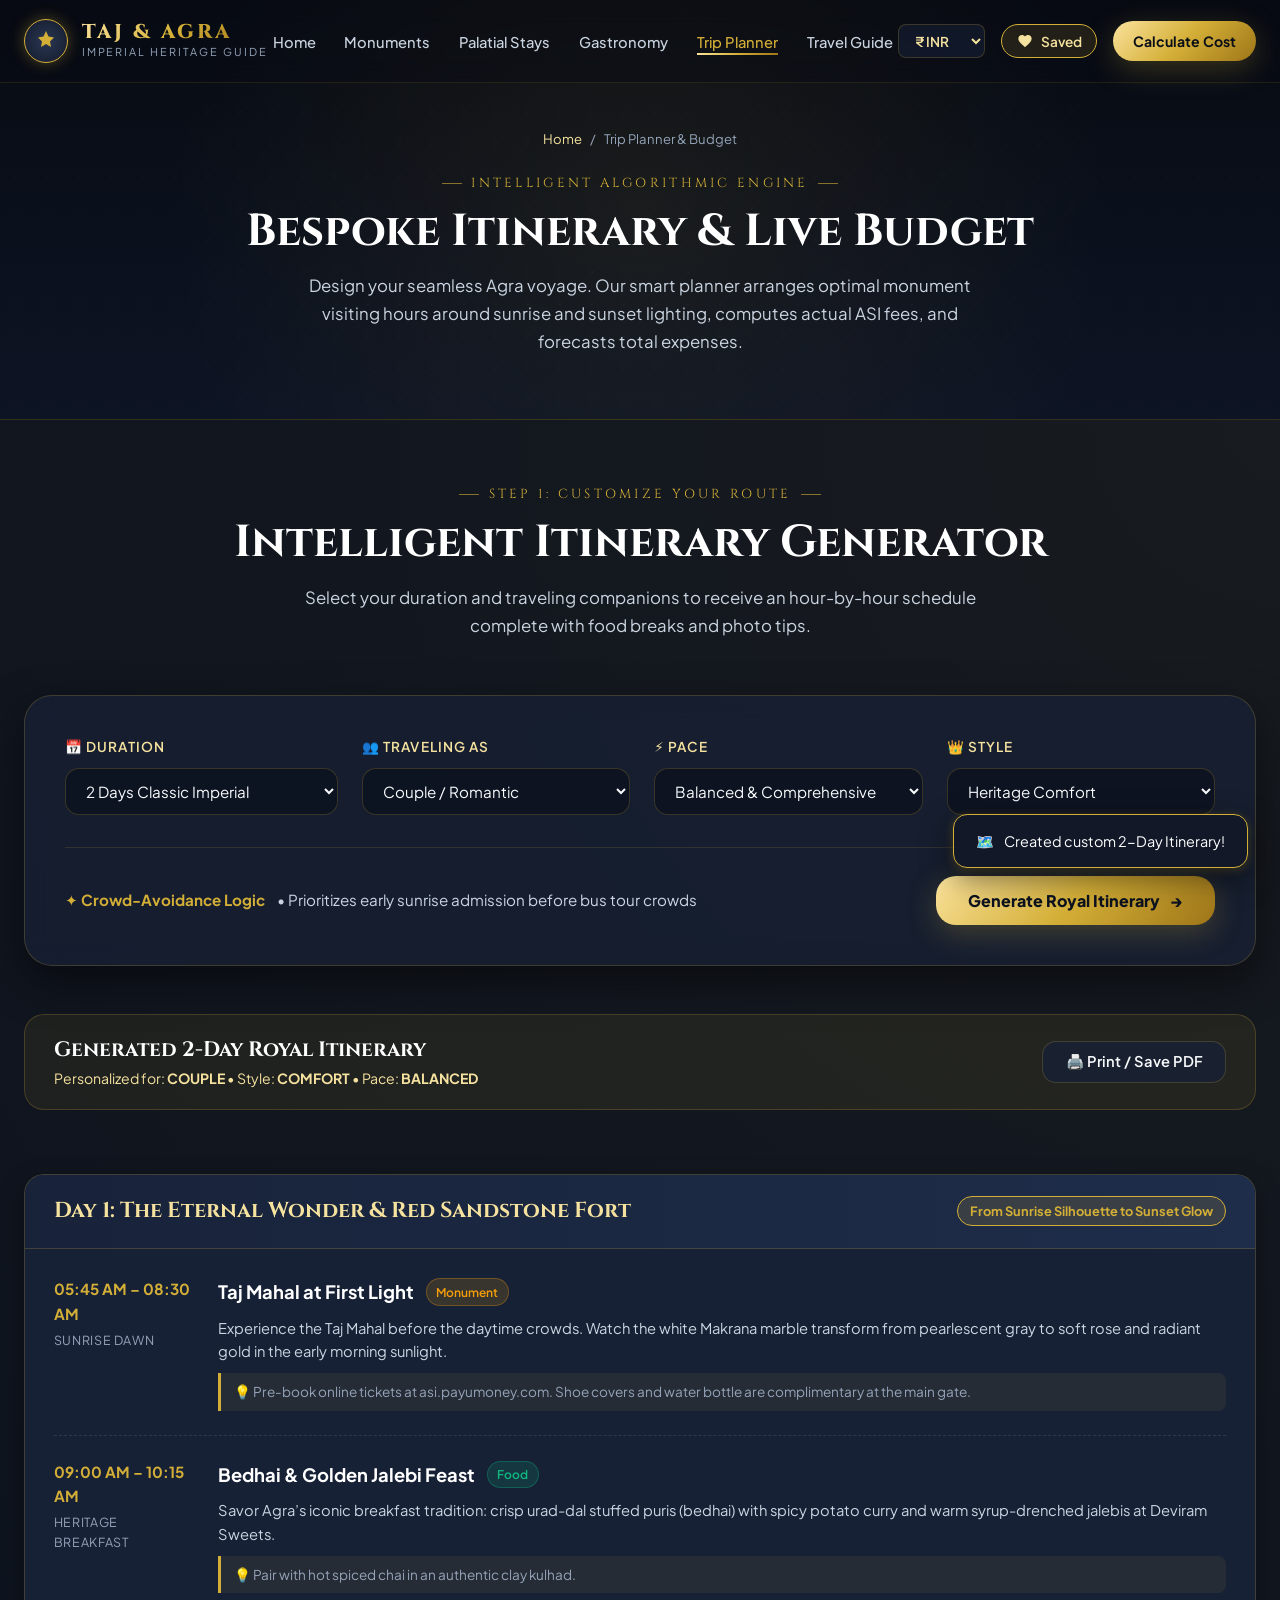
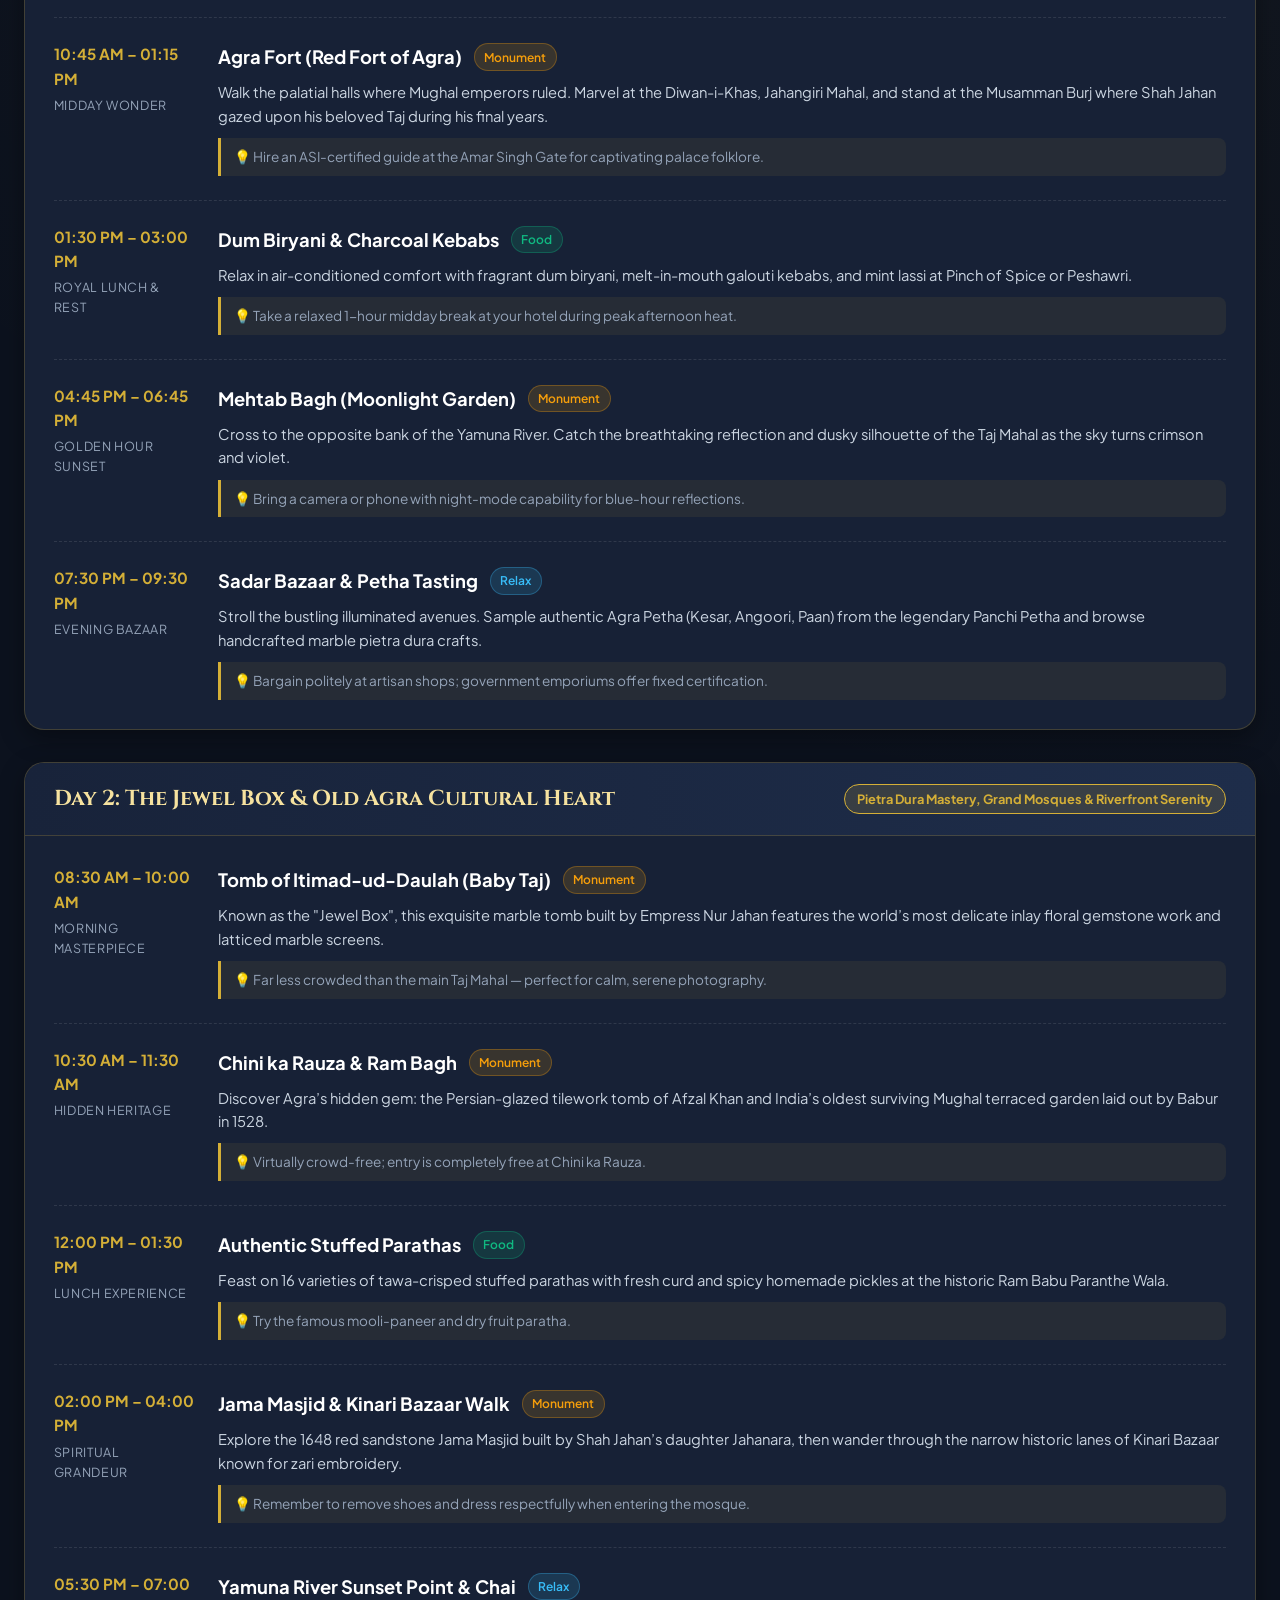
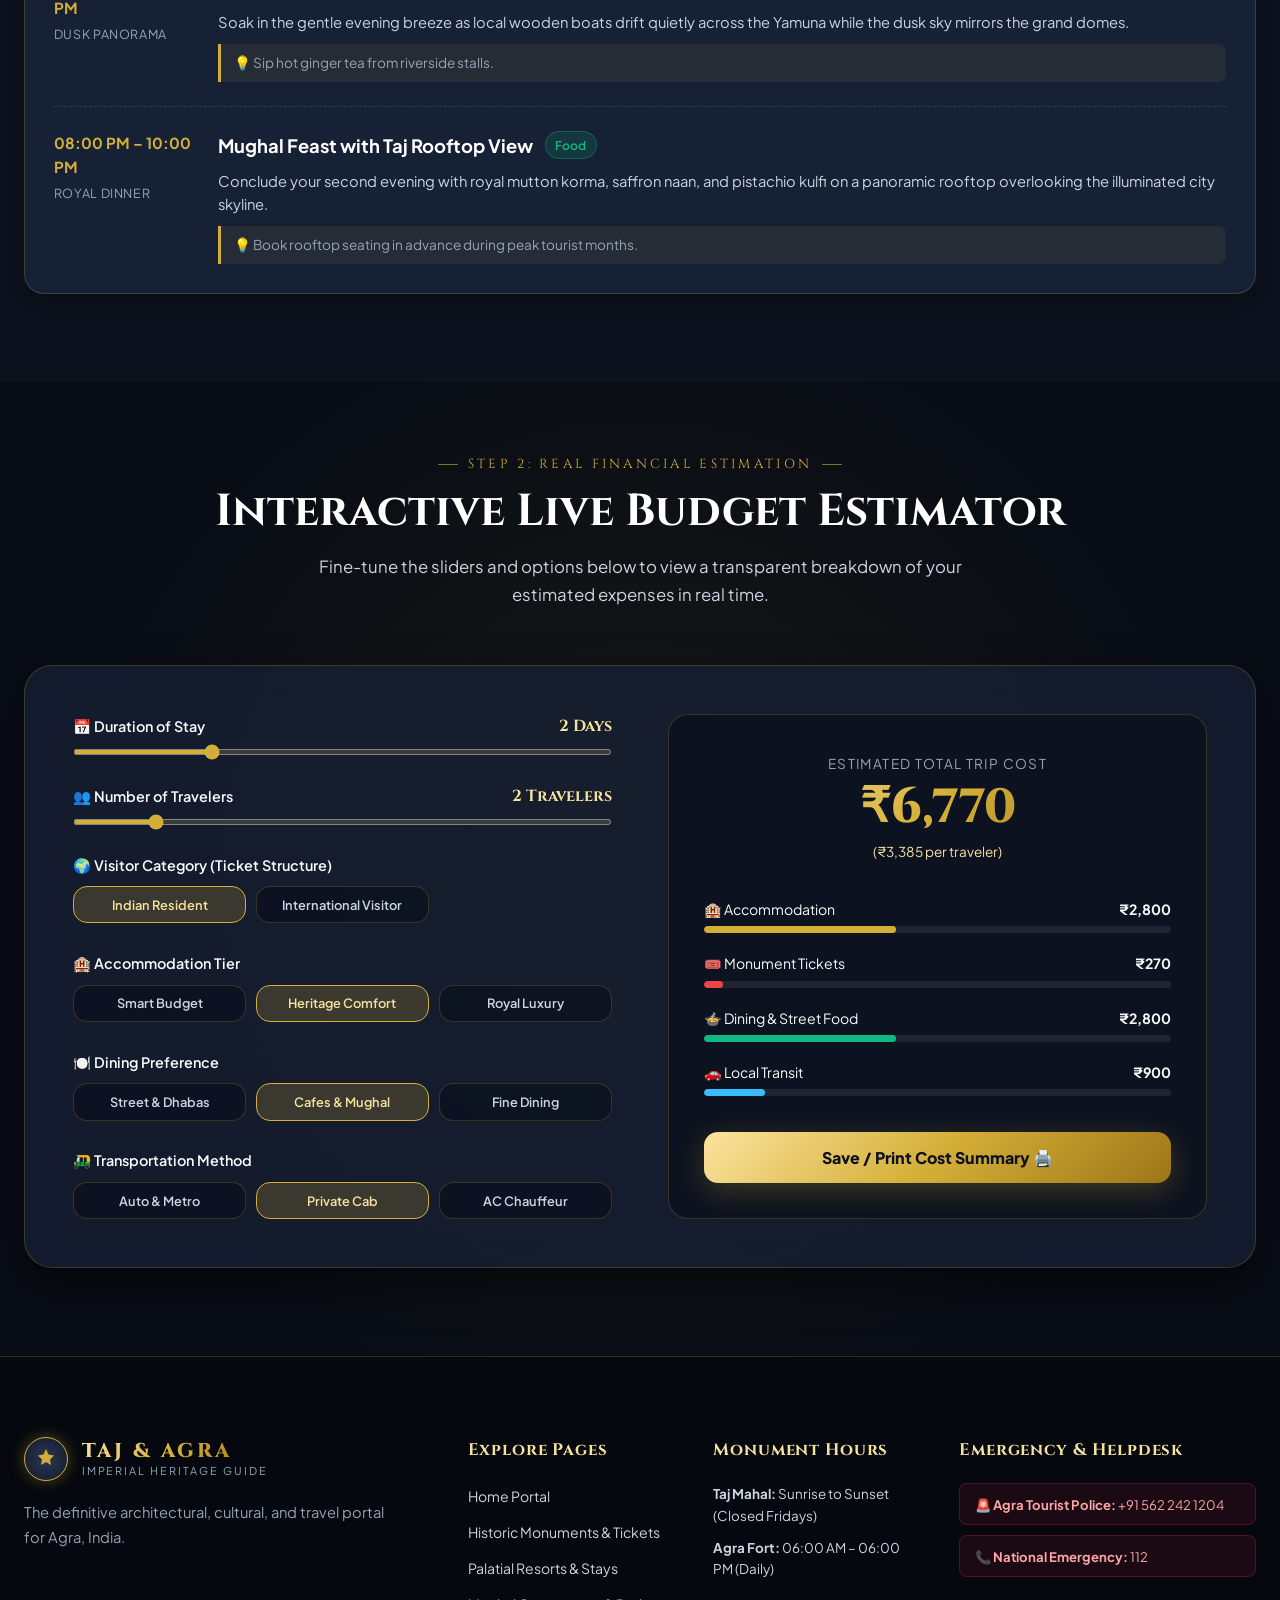
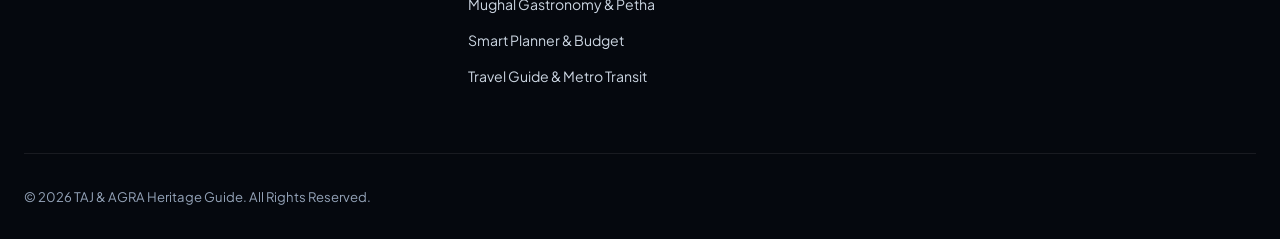
<file: planner.html>
<!DOCTYPE html>
<html lang="en">
<head>
  <meta charset="UTF-8">
  <meta name="viewport" content="width=device-width, initial-scale=1.0">
  <title>Smart Trip Planner &amp; Live Budget Calculator | TAJ &amp; AGRA</title>
  <meta name="description" content="Generate bespoke day-by-day itineraries for Agra and estimate travel expenses for tickets, hotels, dining, and transit with our interactive calculator.">
  <meta name="theme-color" content="#080c14">

  <!-- Open Graph -->
  <meta property="og:title" content="Smart Trip Planner & Live Budget Calculator | TAJ & AGRA">
  <meta property="og:description" content="Custom 1, 2, or 3-day royal itineraries and dynamic travel expense breakdown for Agra, India.">
  <meta property="og:type" content="website">
  <meta property="og:image" content="images/taj_mahal_hero.jpg">

  <!-- Stylesheets -->
  <link rel="stylesheet" href="css/style.css">
  <link rel="icon" type="image/jpeg" href="images/taj_mahal_hero.jpg">
</head>
<body>

  <!-- ======================================================================
       HEADER & NAVIGATION BAR
       ====================================================================== -->
  <header class="site-header" id="siteHeader">
    <div class="container nav-wrapper">
      <a href="index.html" class="brand-logo" id="brandLogo">
        <div class="brand-crest">
          <svg viewBox="0 0 24 24"><path d="M12 2L9.5 7.5L4 8.5L8 12.5L7 18L12 15L17 18L16 12.5L20 8.5L14.5 7.5L12 2Z"/></svg>
        </div>
        <div class="brand-text">
          <span class="brand-title">TAJ &amp; AGRA</span>
          <span class="brand-tagline">Imperial Heritage Guide</span>
        </div>
      </a>

      <nav>
        <ul class="nav-menu" id="navMenu">
          <li><a href="index.html" class="nav-link">Home</a></li>
          <li><a href="monuments.html" class="nav-link">Monuments</a></li>
          <li><a href="stays.html" class="nav-link">Palatial Stays</a></li>
          <li><a href="gastronomy.html" class="nav-link">Gastronomy</a></li>
          <li><a href="planner.html" class="nav-link active">Trip Planner</a></li>
          <li><a href="guide.html" class="nav-link">Travel Guide</a></li>
        </ul>
      </nav>

      <div class="nav-actions">
        <div class="currency-select-wrapper">
          <select id="currencySelect" class="currency-select" title="Choose Display Currency">
            <option value="INR" selected>₹ INR</option>
            <option value="USD">$ USD</option>
            <option value="EUR">€ EUR</option>
          </select>
        </div>

        <button id="btnOpenSavedDrawer" class="btn-saved-itinerary" title="View Saved Places">
          <svg width="16" height="16" viewBox="0 0 24 24" fill="currentColor">
            <path d="M12 21.35l-1.45-1.32C5.4 15.36 2 12.28 2 8.5 2 5.42 4.42 3 7.5 3c1.74 0 3.41.81 4.5 2.09C13.09 3.81 14.76 3 16.5 3 19.58 3 22 5.42 22 8.5c0 3.78-3.4 6.86-8.55 11.54L12 21.35z"/>
          </svg>
          <span>Saved</span>
          <span id="savedCountBadge" class="saved-count-badge" style="display: none;">0</span>
        </button>

        <a href="#calculatorSection" class="btn-cta-nav"><span>Calculate Cost</span></a>
        <button class="mobile-menu-btn" id="mobileMenuBtn" aria-label="Toggle Navigation Menu">☰</button>
      </div>
    </div>
  </header>

  <!-- ======================================================================
       PAGE HERO BANNER
       ====================================================================== -->
  <section class="page-hero-banner">
    <div class="container">
      <div class="breadcrumbs">
        <a href="index.html">Home</a>
        <span>/</span>
        <span>Trip Planner &amp; Budget</span>
      </div>
      <span class="section-label">Intelligent Algorithmic Engine</span>
      <h1 class="section-title">Bespoke Itinerary &amp; Live Budget</h1>
      <p class="section-subtitle">
        Design your seamless Agra voyage. Our smart planner arranges optimal monument visiting hours around sunrise and sunset lighting, computes actual ASI fees, and forecasts total expenses.
      </p>
    </div>
  </section>

  <!-- ======================================================================
       SECTION 1: SMART TRIP PLANNER
       ====================================================================== -->
  <section class="planner-section" style="padding-top: 3.5rem;">
    <div class="container">
      <div class="section-header">
        <span class="section-label">Step 1: Customize Your Route</span>
        <h2 class="section-title">Intelligent Itinerary Generator</h2>
        <p class="section-subtitle">
          Select your duration and traveling companions to receive an hour-by-hour schedule complete with food breaks and photo tips.
        </p>
      </div>

      <div class="planner-card">
        <div class="planner-controls-grid">
          <div class="planner-control-group">
            <label class="planner-control-label" for="planDaysSelect">📅 Duration</label>
            <select id="planDaysSelect" class="planner-select">
              <option value="1">1 Day Express Wonder</option>
              <option value="2" selected>2 Days Classic Imperial</option>
              <option value="3">3 Days Grand Mughal Odyssey</option>
            </select>
          </div>

          <div class="planner-control-group">
            <label class="planner-control-label" for="planGroupSelect">👥 Traveling As</label>
            <select id="planGroupSelect" class="planner-select">
              <option value="solo">Solo Explorer</option>
              <option value="couple" selected>Couple / Romantic</option>
              <option value="family">Family with Children</option>
              <option value="friends">Group of Friends</option>
            </select>
          </div>

          <div class="planner-control-group">
            <label class="planner-control-label" for="planPaceSelect">⚡ Pace</label>
            <select id="planPaceSelect" class="planner-select">
              <option value="relaxed">Relaxed &amp; Leisurely</option>
              <option value="balanced" selected>Balanced &amp; Comprehensive</option>
              <option value="fast">Fast &amp; Dynamic</option>
            </select>
          </div>

          <div class="planner-control-group">
            <label class="planner-control-label" for="planStyleSelect">👑 Style</label>
            <select id="planStyleSelect" class="planner-select">
              <option value="budget">Smart Budget</option>
              <option value="comfort" selected>Heritage Comfort</option>
              <option value="luxury">Royal Luxury</option>
            </select>
          </div>
        </div>

        <div class="planner-action-bar">
          <div class="planner-summary-badge">
            <span>✦ Crowd-Avoidance Logic</span> • Prioritizes early sunrise admission before bus tour crowds
          </div>
          <button id="btnGeneratePlan" class="btn-generate-plan">
            <span>Generate Royal Itinerary</span> →
          </button>
        </div>
      </div>

      <!-- Generated Timeline Output -->
      <div id="itineraryOutput" class="itinerary-output"></div>
    </div>
  </section>

  <!-- ======================================================================
       SECTION 2: LIVE BUDGET ESTIMATOR
       ====================================================================== -->
  <section class="budget-section" id="calculatorSection" style="padding-top: 4rem;">
    <div class="container">
      <div class="section-header">
        <span class="section-label">Step 2: Real Financial Estimation</span>
        <h2 class="section-title">Interactive Live Budget Estimator</h2>
        <p class="section-subtitle">
          Fine-tune the sliders and options below to view a transparent breakdown of your estimated expenses in real time.
        </p>
      </div>

      <div class="budget-calculator-card">
        <!-- Controls Column -->
        <div class="budget-inputs-col">
          <div class="budget-input-group">
            <div class="budget-input-header">
              <label class="budget-input-label" for="budgetDaysSlider">📅 Duration of Stay</label>
              <span id="budgetDaysBadge" class="budget-input-val-badge">2 Days</span>
            </div>
            <input type="range" id="budgetDaysSlider" class="range-slider" min="1" max="5" value="2">
          </div>

          <div class="budget-input-group">
            <div class="budget-input-header">
              <label class="budget-input-label" for="budgetTravelersSlider">👥 Number of Travelers</label>
              <span id="budgetTravelersBadge" class="budget-input-val-badge">2 Travelers</span>
            </div>
            <input type="range" id="budgetTravelersSlider" class="range-slider" min="1" max="8" value="2">
          </div>

          <div class="budget-input-group">
            <label class="budget-input-label">🌍 Visitor Category (Ticket Structure)</label>
            <div class="tier-toggle-group">
              <button class="tier-toggle-btn active" data-budget-origin="indian">Indian Resident</button>
              <button class="tier-toggle-btn" data-budget-origin="foreign">International Visitor</button>
            </div>
          </div>

          <div class="budget-input-group">
            <label class="budget-input-label">🏨 Accommodation Tier</label>
            <div class="tier-toggle-group">
              <button class="tier-toggle-btn" data-budget-stay="low">Smart Budget</button>
              <button class="tier-toggle-btn active" data-budget-stay="medium">Heritage Comfort</button>
              <button class="tier-toggle-btn" data-budget-stay="high">Royal Luxury</button>
            </div>
          </div>

          <div class="budget-input-group">
            <label class="budget-input-label">🍽️ Dining Preference</label>
            <div class="tier-toggle-group">
              <button class="tier-toggle-btn" data-budget-food="low">Street &amp; Dhabas</button>
              <button class="tier-toggle-btn active" data-budget-food="medium">Cafes &amp; Mughal</button>
              <button class="tier-toggle-btn" data-budget-food="high">Fine Dining</button>
            </div>
          </div>

          <div class="budget-input-group">
            <label class="budget-input-label">🛺 Transportation Method</label>
            <div class="tier-toggle-group">
              <button class="tier-toggle-btn" data-budget-transit="low">Auto &amp; Metro</button>
              <button class="tier-toggle-btn active" data-budget-transit="medium">Private Cab</button>
              <button class="tier-toggle-btn" data-budget-transit="high">AC Chauffeur</button>
            </div>
          </div>
        </div>

        <!-- Results Display Column -->
        <div class="budget-results-col">
          <div class="results-header-total">
            <span class="results-total-label">Estimated Total Trip Cost</span>
            <div id="budgetGrandTotal" class="results-total-amount">₹0</div>
            <div id="budgetPerPerson" class="results-per-person">(₹0 per person)</div>
          </div>

          <div class="results-breakdown-list">
            <div class="breakdown-row">
              <div class="breakdown-row-labels">
                <span>🏨 Accommodation</span>
                <strong id="breakdownStayAmt">₹0</strong>
              </div>
              <div class="breakdown-bar-bg">
                <div id="barFillStay" class="breakdown-bar-fill fill-stay" style="width: 40%;"></div>
              </div>
            </div>

            <div class="breakdown-row">
              <div class="breakdown-row-labels">
                <span>🎟️ Monument Tickets</span>
                <strong id="breakdownTicketAmt">₹0</strong>
              </div>
              <div class="breakdown-bar-bg">
                <div id="barFillTicket" class="breakdown-bar-fill fill-monument" style="width: 15%;"></div>
              </div>
            </div>

            <div class="breakdown-row">
              <div class="breakdown-row-labels">
                <span>🍲 Dining &amp; Street Food</span>
                <strong id="breakdownFoodAmt">₹0</strong>
              </div>
              <div class="breakdown-bar-bg">
                <div id="barFillFood" class="breakdown-bar-fill fill-food" style="width: 25%;"></div>
              </div>
            </div>

            <div class="breakdown-row">
              <div class="breakdown-row-labels">
                <span>🚗 Local Transit</span>
                <strong id="breakdownTransitAmt">₹0</strong>
              </div>
              <div class="breakdown-bar-bg">
                <div id="barFillTransit" class="breakdown-bar-fill fill-transit" style="width: 20%;"></div>
              </div>
            </div>
          </div>

          <button class="btn-book-calculated-trip" onclick="window.printItinerary()">
            Save / Print Cost Summary 🖨️
          </button>
        </div>
      </div>
    </div>
  </section>

  <!-- ======================================================================
       FOOTER
       ====================================================================== -->
  <footer class="site-footer">
    <div class="container">
      <div class="footer-grid">
        <div>
          <a href="index.html" class="brand-logo" style="margin-bottom: 0.8rem;">
            <div class="brand-crest">
              <svg viewBox="0 0 24 24"><path d="M12 2L9.5 7.5L4 8.5L8 12.5L7 18L12 15L17 18L16 12.5L20 8.5L14.5 7.5L12 2Z"/></svg>
            </div>
            <div class="brand-text">
              <span class="brand-title">TAJ &amp; AGRA</span>
              <span class="brand-tagline">Imperial Heritage Guide</span>
            </div>
          </a>
          <p class="footer-brand-desc">
            The definitive architectural, cultural, and travel portal for Agra, India.
          </p>
        </div>

        <div>
          <h4 class="footer-heading">Explore Pages</h4>
          <ul class="footer-links">
            <li><a href="index.html" class="footer-link">Home Portal</a></li>
            <li><a href="monuments.html" class="footer-link">Historic Monuments &amp; Tickets</a></li>
            <li><a href="stays.html" class="footer-link">Palatial Resorts &amp; Stays</a></li>
            <li><a href="gastronomy.html" class="footer-link">Mughal Gastronomy &amp; Petha</a></li>
            <li><a href="planner.html" class="footer-link">Smart Planner &amp; Budget</a></li>
            <li><a href="guide.html" class="footer-link">Travel Guide &amp; Metro Transit</a></li>
          </ul>
        </div>

        <div>
          <h4 class="footer-heading">Monument Hours</h4>
          <ul class="footer-links" style="font-size: 0.84rem; color: var(--color-text-secondary);">
            <li><strong>Taj Mahal:</strong> Sunrise to Sunset (Closed Fridays)</li>
            <li><strong>Agra Fort:</strong> 06:00 AM – 06:00 PM (Daily)</li>
          </ul>
        </div>

        <div>
          <h4 class="footer-heading">Emergency &amp; Helpdesk</h4>
          <div class="emergency-chip">🚨 <strong>Agra Tourist Police:</strong> +91 562 242 1204</div>
          <div class="emergency-chip">📞 <strong>National Emergency:</strong> 112</div>
        </div>
      </div>

      <div class="footer-bottom">
        <p>© 2026 TAJ &amp; AGRA Heritage Guide. All Rights Reserved.</p>
      </div>
    </div>
  </footer>

  <!-- DRAWER: SAVED PLACES -->
  <div class="drawer-backdrop" id="savedDrawerBackdrop">
    <div class="drawer-panel" id="savedDrawerPanel">
      <div class="drawer-header">
        <h3 class="drawer-title">💖 My Saved Places</h3>
        <button id="btnCloseDrawer" style="background: none; border: none; color: #fff; font-size: 1.4rem; cursor: pointer;">✕</button>
      </div>
      <div class="drawer-body" id="savedDrawerList"></div>
      <div class="drawer-footer">
        <button class="btn-secondary" style="width: 100%; justify-content: center;" onclick="window.clearAllSaved()">Clear Wishlist</button>
        <button class="btn-cta-nav" style="width: 100%; justify-content: center;" onclick="document.getElementById('savedDrawerBackdrop').classList.remove('active');">Close Drawer</button>
      </div>
    </div>
  </div>

  <script type="module" src="js/app.js"></script>
</body>
</html>
</file>
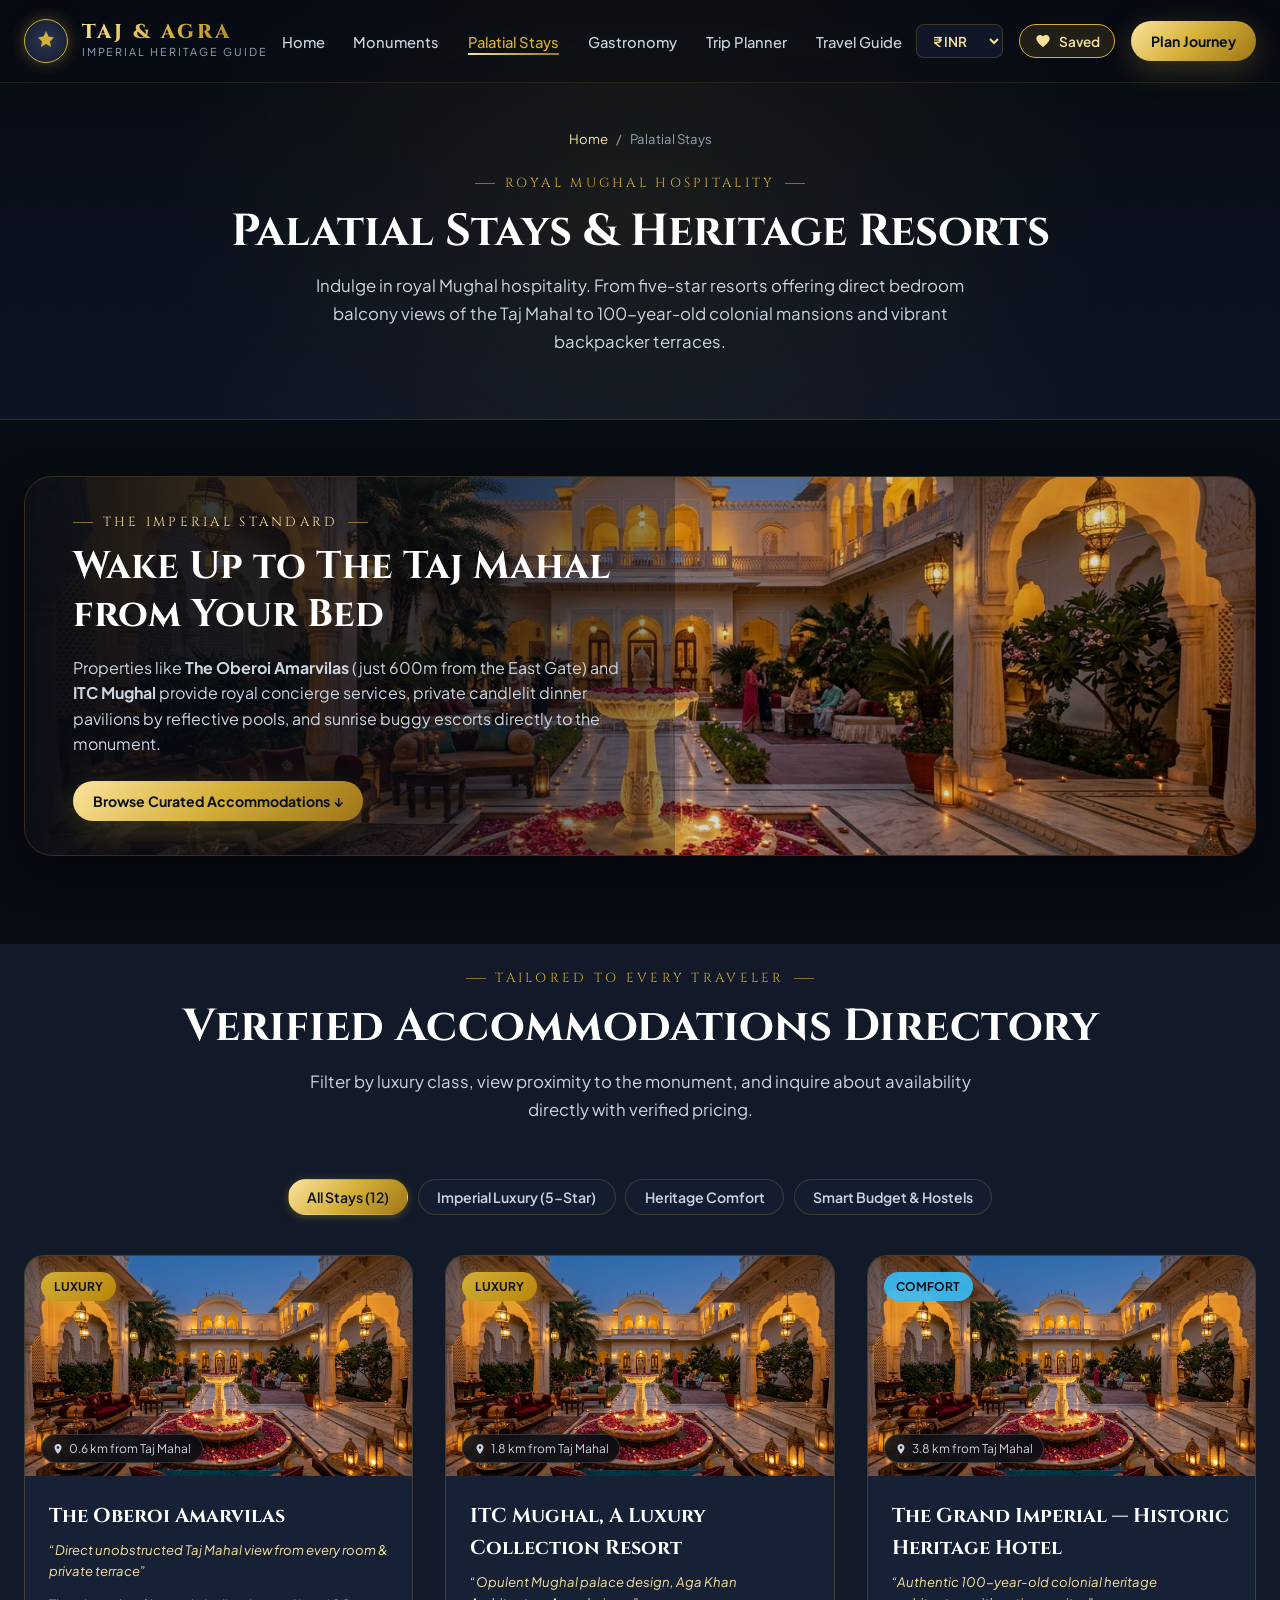
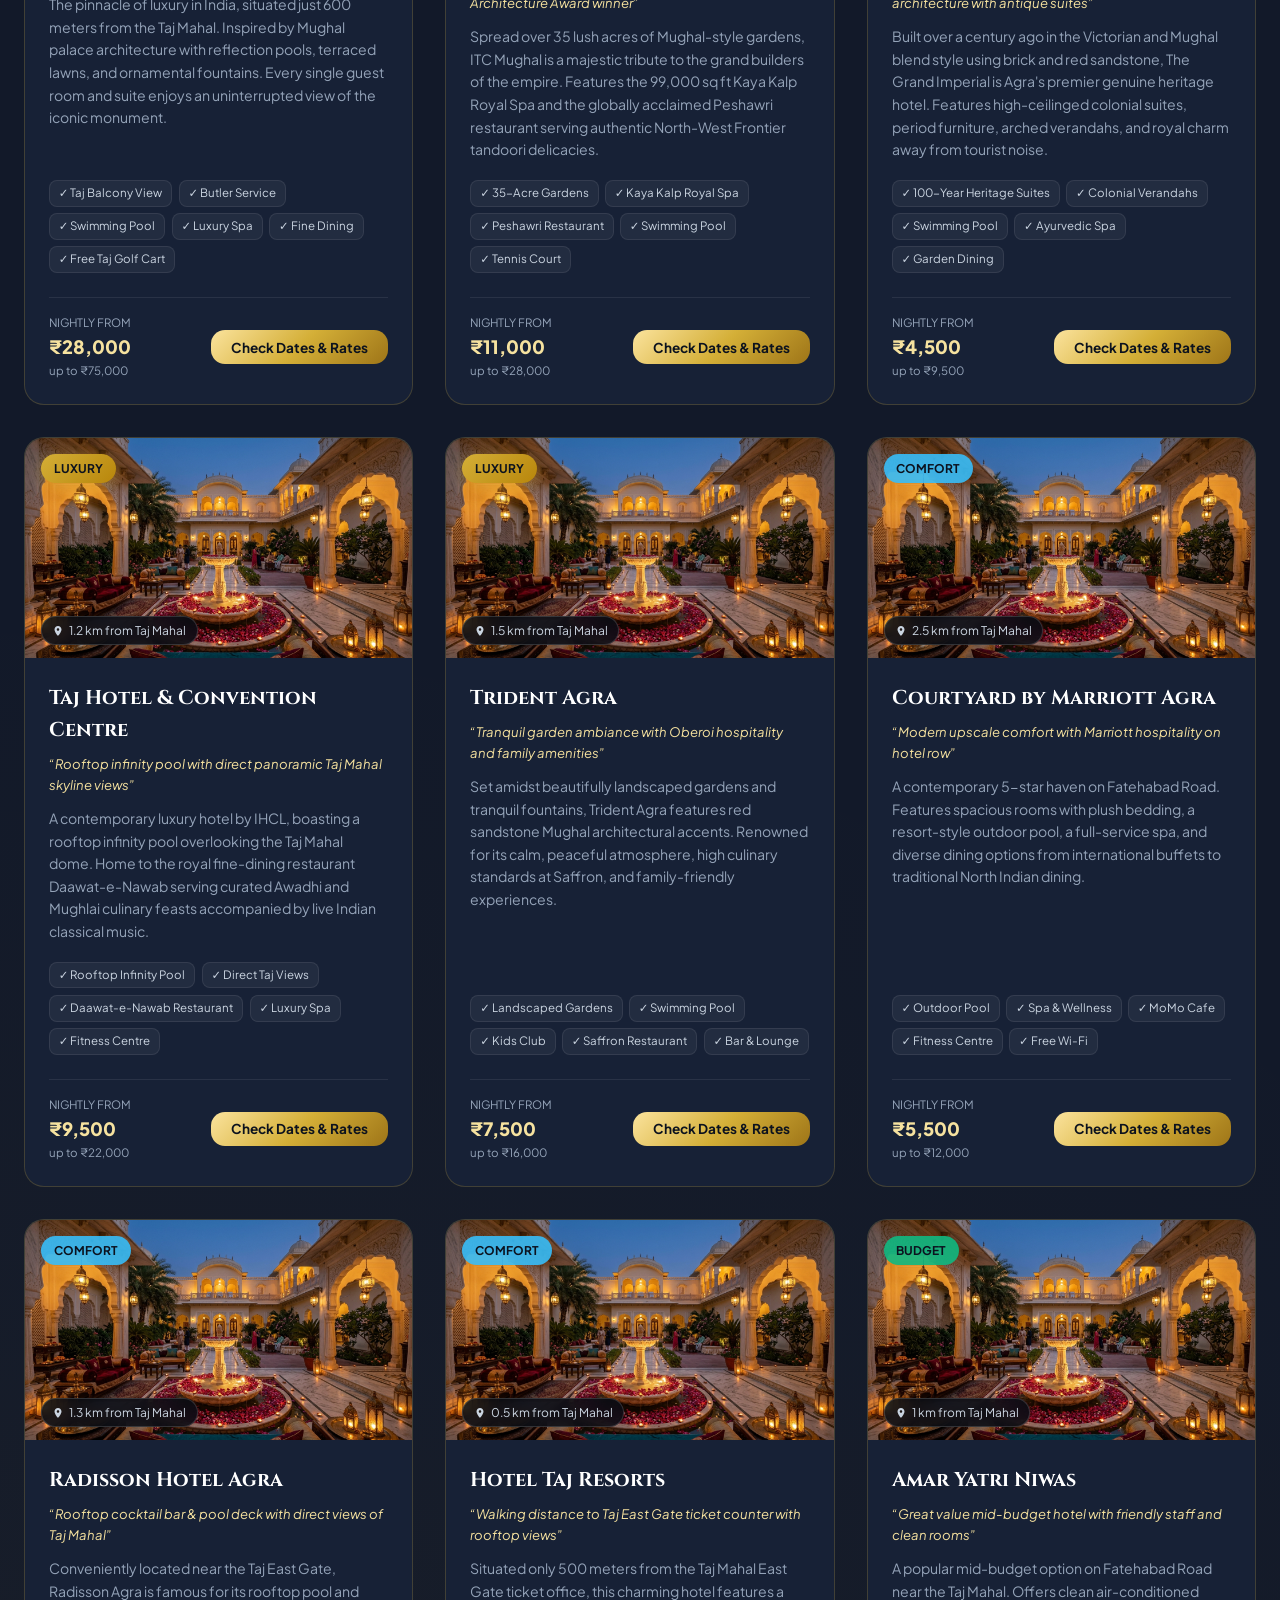
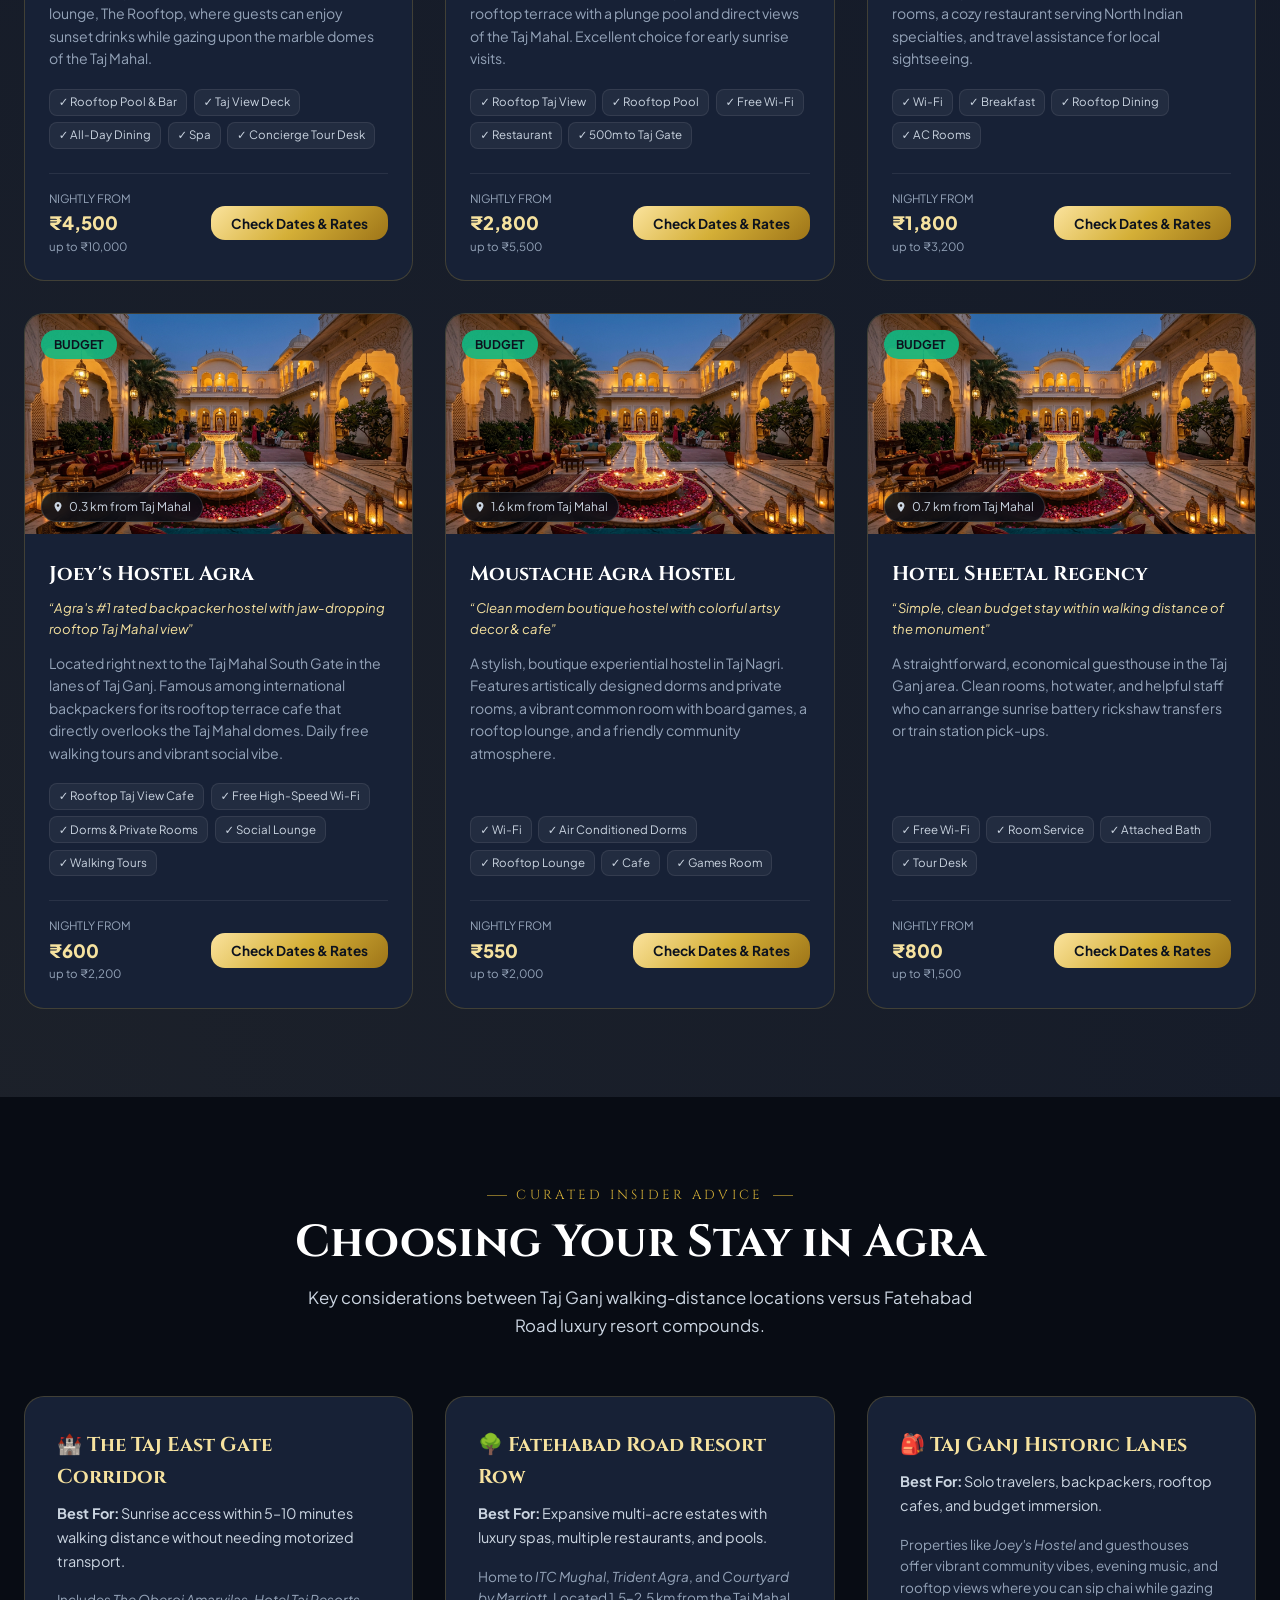
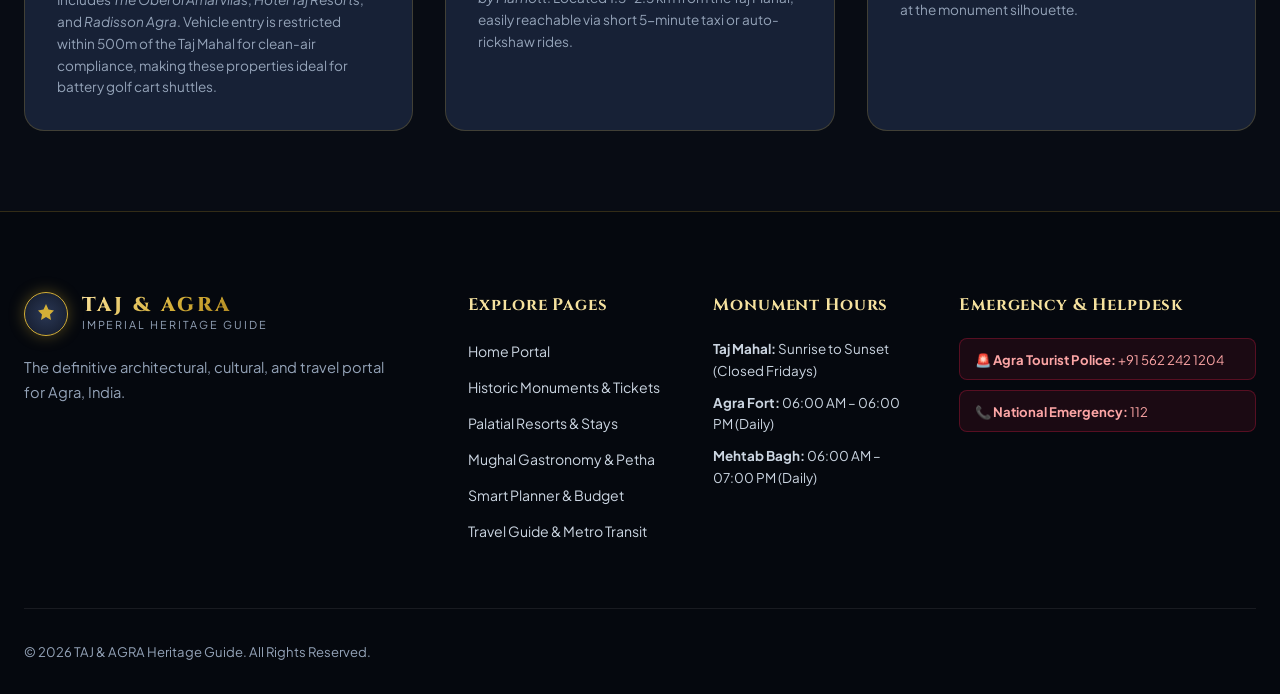
<file: stays.html>
<!DOCTYPE html>
<html lang="en">
<head>
  <meta charset="UTF-8">
  <meta name="viewport" content="width=device-width, initial-scale=1.0">
  <title>Palatial Stays &amp; Heritage Luxury Hotels in Agra | TAJ &amp; AGRA</title>
  <meta name="description" content="Discover Agra's most iconic luxury and heritage hotels, from The Oberoi Amarvilas with direct Taj Mahal views to 100-year-old colonial mansions and boutique retreats.">
  <meta name="theme-color" content="#080c14">

  <!-- Open Graph -->
  <meta property="og:title" content="Palatial Stays & Heritage Luxury Hotels in Agra">
  <meta property="og:description" content="Experience royal Mughal luxury, rooftop infinity pools overlooking the Taj Mahal dome, and tranquil heritage courtyards.">
  <meta property="og:type" content="website">
  <meta property="og:image" content="images/mughal_palace.jpg">

  <!-- Stylesheets -->
  <link rel="stylesheet" href="css/style.css">
  <link rel="icon" type="image/jpeg" href="images/taj_mahal_hero.jpg">
</head>
<body>

  <!-- ======================================================================
       HEADER & NAVIGATION BAR
       ====================================================================== -->
  <header class="site-header" id="siteHeader">
    <div class="container nav-wrapper">
      <a href="index.html" class="brand-logo" id="brandLogo">
        <div class="brand-crest">
          <svg viewBox="0 0 24 24">
            <path d="M12 2L9.5 7.5L4 8.5L8 12.5L7 18L12 15L17 18L16 12.5L20 8.5L14.5 7.5L12 2Z"/>
          </svg>
        </div>
        <div class="brand-text">
          <span class="brand-title">TAJ &amp; AGRA</span>
          <span class="brand-tagline">Imperial Heritage Guide</span>
        </div>
      </a>

      <nav>
        <ul class="nav-menu" id="navMenu">
          <li><a href="index.html" class="nav-link">Home</a></li>
          <li><a href="monuments.html" class="nav-link">Monuments</a></li>
          <li><a href="stays.html" class="nav-link active">Palatial Stays</a></li>
          <li><a href="gastronomy.html" class="nav-link">Gastronomy</a></li>
          <li><a href="planner.html" class="nav-link">Trip Planner</a></li>
          <li><a href="guide.html" class="nav-link">Travel Guide</a></li>
        </ul>
      </nav>

      <div class="nav-actions">
        <div class="currency-select-wrapper">
          <select id="currencySelect" class="currency-select" title="Choose Display Currency">
            <option value="INR" selected>₹ INR</option>
            <option value="USD">$ USD</option>
            <option value="EUR">€ EUR</option>
          </select>
        </div>

        <button id="btnOpenSavedDrawer" class="btn-saved-itinerary" title="View Saved Places">
          <svg width="16" height="16" viewBox="0 0 24 24" fill="currentColor">
            <path d="M12 21.35l-1.45-1.32C5.4 15.36 2 12.28 2 8.5 2 5.42 4.42 3 7.5 3c1.74 0 3.41.81 4.5 2.09C13.09 3.81 14.76 3 16.5 3 19.58 3 22 5.42 22 8.5c0 3.78-3.4 6.86-8.55 11.54L12 21.35z"/>
          </svg>
          <span>Saved</span>
          <span id="savedCountBadge" class="saved-count-badge" style="display: none;">0</span>
        </button>

        <a href="planner.html" class="btn-cta-nav"><span>Plan Journey</span></a>
        <button class="mobile-menu-btn" id="mobileMenuBtn" aria-label="Toggle Navigation Menu">☰</button>
      </div>
    </div>
  </header>

  <!-- ======================================================================
       PAGE HERO BANNER
       ====================================================================== -->
  <section class="page-hero-banner">
    <div class="container">
      <div class="breadcrumbs">
        <a href="index.html">Home</a>
        <span>/</span>
        <span>Palatial Stays</span>
      </div>
      <span class="section-label">Royal Mughal Hospitality</span>
      <h1 class="section-title">Palatial Stays &amp; Heritage Resorts</h1>
      <p class="section-subtitle">
        Indulge in royal Mughal hospitality. From five-star resorts offering direct bedroom balcony views of the Taj Mahal to 100-year-old colonial mansions and vibrant backpacker terraces.
      </p>
    </div>
  </section>

  <!-- ======================================================================
       HERO RESORT SHOWCASE
       ====================================================================== -->
  <section style="padding: 3.5rem 0 2rem;">
    <div class="container">
      <div class="stays-hero-banner">
        <img src="images/mughal_palace.jpg" alt="Palatial Heritage Hotel Courtyard with Lanterns" class="stays-hero-img">
        <div class="stays-hero-content">
          <span class="section-label" style="color: var(--color-gold-light);">The Imperial Standard</span>
          <h2 class="stays-hero-title">Wake Up to The Taj Mahal from Your Bed</h2>
          <p class="stays-hero-text">
            Properties like <strong>The Oberoi Amarvilas</strong> (just 600m from the East Gate) and <strong>ITC Mughal</strong> provide royal concierge services, private candlelit dinner pavilions by reflective pools, and sunrise buggy escorts directly to the monument.
          </p>
          <div>
            <a href="#staysGridSection" class="btn-cta-nav">Browse Curated Accommodations ↓</a>
          </div>
        </div>
      </div>
    </div>
  </section>

  <!-- ======================================================================
       FILTERABLE STAYS DIRECTORY
       ====================================================================== -->
  <section class="stays-section" id="staysGridSection" style="padding-top: 1rem;">
    <div class="container">
      <div class="section-header">
        <span class="section-label">Tailored to Every Traveler</span>
        <h2 class="section-title">Verified Accommodations Directory</h2>
        <p class="section-subtitle">
          Filter by luxury class, view proximity to the monument, and inquire about availability directly with verified pricing.
        </p>
      </div>

      <div class="filter-pills" style="margin-bottom: 2.5rem;">
        <button class="filter-pill active" data-hotel-filter="all">All Stays (12)</button>
        <button class="filter-pill" data-hotel-filter="Luxury">Imperial Luxury (5-Star)</button>
        <button class="filter-pill" data-hotel-filter="Comfort">Heritage Comfort</button>
        <button class="filter-pill" data-hotel-filter="Budget">Smart Budget &amp; Hostels</button>
      </div>

      <!-- Stays Grid -->
      <div class="stays-grid" id="staysGrid">
        <!-- Rendered dynamically by app.js -->
      </div>
    </div>
  </section>

  <!-- ======================================================================
       HERITAGE VS MODERN LUXURY GUIDE
       ====================================================================== -->
  <section style="background: var(--color-bg-deep); padding: 5rem 0;">
    <div class="container">
      <div class="section-header">
        <span class="section-label">Curated Insider Advice</span>
        <h2 class="section-title">Choosing Your Stay in Agra</h2>
        <p class="section-subtitle">
          Key considerations between Taj Ganj walking-distance locations versus Fatehabad Road luxury resort compounds.
        </p>
      </div>

      <div style="display: grid; grid-template-columns: repeat(auto-fit, minmax(320px, 1fr)); gap: 2rem;">
        <div style="background: var(--color-surface); border: 1px solid var(--color-surface-border); border-radius: var(--radius-lg); padding: 2rem;">
          <h3 style="font-family: var(--font-serif-royal); color: var(--color-gold-light); font-size: 1.25rem; margin-bottom: 0.6rem;">
            🏰 The Taj East Gate Corridor
          </h3>
          <p style="color: var(--color-text-secondary); font-size: 0.9rem; line-height: 1.65; margin-bottom: 1rem;">
            <strong>Best For:</strong> Sunrise access within 5–10 minutes walking distance without needing motorized transport.
          </p>
          <p style="color: var(--color-text-muted); font-size: 0.85rem;">
            Includes <em>The Oberoi Amarvilas</em>, <em>Hotel Taj Resorts</em>, and <em>Radisson Agra</em>. Vehicle entry is restricted within 500m of the Taj Mahal for clean-air compliance, making these properties ideal for battery golf cart shuttles.
          </p>
        </div>

        <div style="background: var(--color-surface); border: 1px solid var(--color-surface-border); border-radius: var(--radius-lg); padding: 2rem;">
          <h3 style="font-family: var(--font-serif-royal); color: var(--color-gold-light); font-size: 1.25rem; margin-bottom: 0.6rem;">
            🌳 Fatehabad Road Resort Row
          </h3>
          <p style="color: var(--color-text-secondary); font-size: 0.9rem; line-height: 1.65; margin-bottom: 1rem;">
            <strong>Best For:</strong> Expansive multi-acre estates with luxury spas, multiple restaurants, and pools.
          </p>
          <p style="color: var(--color-text-muted); font-size: 0.85rem;">
            Home to <em>ITC Mughal</em>, <em>Trident Agra</em>, and <em>Courtyard by Marriott</em>. Located 1.5–2.5 km from the Taj Mahal, easily reachable via short 5-minute taxi or auto-rickshaw rides.
          </p>
        </div>

        <div style="background: var(--color-surface); border: 1px solid var(--color-surface-border); border-radius: var(--radius-lg); padding: 2rem;">
          <h3 style="font-family: var(--font-serif-royal); color: var(--color-gold-light); font-size: 1.25rem; margin-bottom: 0.6rem;">
            🎒 Taj Ganj Historic Lanes
          </h3>
          <p style="color: var(--color-text-secondary); font-size: 0.9rem; line-height: 1.65; margin-bottom: 1rem;">
            <strong>Best For:</strong> Solo travelers, backpackers, rooftop cafes, and budget immersion.
          </p>
          <p style="color: var(--color-text-muted); font-size: 0.85rem;">
            Properties like <em>Joey's Hostel</em> and guesthouses offer vibrant community vibes, evening music, and rooftop views where you can sip chai while gazing at the monument silhouette.
          </p>
        </div>
      </div>
    </div>
  </section>

  <!-- ======================================================================
       FOOTER
       ====================================================================== -->
  <footer class="site-footer">
    <div class="container">
      <div class="footer-grid">
        <div>
          <a href="index.html" class="brand-logo" style="margin-bottom: 0.8rem;">
            <div class="brand-crest">
              <svg viewBox="0 0 24 24"><path d="M12 2L9.5 7.5L4 8.5L8 12.5L7 18L12 15L17 18L16 12.5L20 8.5L14.5 7.5L12 2Z"/></svg>
            </div>
            <div class="brand-text">
              <span class="brand-title">TAJ &amp; AGRA</span>
              <span class="brand-tagline">Imperial Heritage Guide</span>
            </div>
          </a>
          <p class="footer-brand-desc">
            The definitive architectural, cultural, and travel portal for Agra, India.
          </p>
        </div>

        <div>
          <h4 class="footer-heading">Explore Pages</h4>
          <ul class="footer-links">
            <li><a href="index.html" class="footer-link">Home Portal</a></li>
            <li><a href="monuments.html" class="footer-link">Historic Monuments &amp; Tickets</a></li>
            <li><a href="stays.html" class="footer-link">Palatial Resorts &amp; Stays</a></li>
            <li><a href="gastronomy.html" class="footer-link">Mughal Gastronomy &amp; Petha</a></li>
            <li><a href="planner.html" class="footer-link">Smart Planner &amp; Budget</a></li>
            <li><a href="guide.html" class="footer-link">Travel Guide &amp; Metro Transit</a></li>
          </ul>
        </div>

        <div>
          <h4 class="footer-heading">Monument Hours</h4>
          <ul class="footer-links" style="font-size: 0.84rem; color: var(--color-text-secondary);">
            <li><strong>Taj Mahal:</strong> Sunrise to Sunset (Closed Fridays)</li>
            <li><strong>Agra Fort:</strong> 06:00 AM – 06:00 PM (Daily)</li>
            <li><strong>Mehtab Bagh:</strong> 06:00 AM – 07:00 PM (Daily)</li>
          </ul>
        </div>

        <div>
          <h4 class="footer-heading">Emergency &amp; Helpdesk</h4>
          <div class="emergency-chip">🚨 <strong>Agra Tourist Police:</strong> +91 562 242 1204</div>
          <div class="emergency-chip">📞 <strong>National Emergency:</strong> 112</div>
        </div>
      </div>

      <div class="footer-bottom">
        <p>© 2026 TAJ &amp; AGRA Heritage Guide. All Rights Reserved.</p>
      </div>
    </div>
  </footer>

  <!-- MODAL: STAY RESERVATION INQUIRY -->
  <div class="modal-backdrop" id="bookingModal" role="dialog" aria-modal="true">
    <div class="modal-container">
      <button class="modal-close-btn" aria-label="Close dialog">✕</button>
      <div id="bookingModalContent"></div>
    </div>
  </div>

  <!-- DRAWER: SAVED PLACES -->
  <div class="drawer-backdrop" id="savedDrawerBackdrop">
    <div class="drawer-panel" id="savedDrawerPanel">
      <div class="drawer-header">
        <h3 class="drawer-title">💖 My Saved Places</h3>
        <button id="btnCloseDrawer" style="background: none; border: none; color: #fff; font-size: 1.4rem; cursor: pointer;">✕</button>
      </div>
      <div class="drawer-body" id="savedDrawerList"></div>
      <div class="drawer-footer">
        <button class="btn-secondary" style="width: 100%; justify-content: center;" onclick="window.clearAllSaved()">Clear Wishlist</button>
        <a href="planner.html" class="btn-cta-nav" style="width: 100%; justify-content: center; text-align: center;">Build Plan with Saved Items →</a>
      </div>
    </div>
  </div>

  <script type="module" src="js/app.js"></script>
</body>
</html>
</file>
<file: css/style.css>
/* ==========================================================================
   TAJ & AGRA — The Grand Royal Guide & Planner
   Design System & Master Stylesheet
   ========================================================================== */

@import url('https://fonts.googleapis.com/css2?family=Cinzel:wght@500;600;700;800;900&family=Playfair+Display:ital,wght@0,500;0,600;0,700;1,500;1,600&family=Plus+Jakarta+Sans:wght@300;400;500;600;700;800&display=swap');

/* --- CSS Variables & Design Tokens --- */
:root {
  --color-bg-deep: #080c14;
  --color-bg: #0c121e;
  --color-bg-alt: #121929;
  --color-surface: #172136;
  --color-surface-hover: #1f2c47;
  --color-surface-card: rgba(23, 33, 54, 0.75);
  --color-surface-border: rgba(212, 175, 55, 0.22);
  --color-surface-border-hover: rgba(212, 175, 55, 0.55);

  --color-gold: #d4af37;
  --color-gold-light: #f6e29f;
  --color-gold-bright: #ffd700;
  --color-gold-dark: #a37f22;
  --color-gold-muted: rgba(212, 175, 55, 0.15);

  --gold-gradient: linear-gradient(135deg, #fbe39d 0%, #d4af37 50%, #9e7518 100%);
  --gold-gradient-soft: linear-gradient(135deg, rgba(251, 227, 157, 0.15) 0%, rgba(212, 175, 55, 0.05) 100%);
  --dark-overlay: linear-gradient(180deg, rgba(8, 12, 20, 0.85) 0%, rgba(12, 18, 30, 0.95) 100%);

  --color-ruby: #e11d48;
  --color-ruby-muted: rgba(225, 29, 72, 0.15);
  --color-emerald: #10b981;
  --color-emerald-muted: rgba(16, 185, 129, 0.15);
  --color-amber: #f59e0b;
  --color-amber-muted: rgba(245, 158, 11, 0.15);
  --color-azure: #38bdf8;

  --color-text: #f8fafc;
  --color-text-secondary: #cbd5e1;
  --color-text-muted: #94a3b8;
  --color-text-dim: #64748b;

  --font-serif-royal: 'Cinzel', serif;
  --font-serif-body: 'Playfair Display', Georgia, serif;
  --font-sans: 'Plus Jakarta Sans', system-ui, -apple-system, sans-serif;

  --radius-sm: 8px;
  --radius-md: 14px;
  --radius-lg: 20px;
  --radius-xl: 28px;
  --radius-full: 9999px;

  --shadow-sm: 0 4px 12px rgba(0, 0, 0, 0.25);
  --shadow-md: 0 8px 24px rgba(0, 0, 0, 0.35);
  --shadow-lg: 0 16px 40px rgba(0, 0, 0, 0.5);
  --shadow-gold: 0 8px 30px rgba(212, 175, 55, 0.25);
  --shadow-gold-sm: 0 2px 10px rgba(212, 175, 55, 0.3);

  --transition-fast: 0.2s cubic-bezier(0.4, 0, 0.2, 1);
  --transition-normal: 0.35s cubic-bezier(0.4, 0, 0.2, 1);
  --transition-slow: 0.6s cubic-bezier(0.16, 1, 0.3, 1);

  --container-max: 1280px;
}

/* --- Base & Reset --- */
*, *::before, *::after {
  box-sizing: border-box;
  margin: 0;
  padding: 0;
}

html {
  scroll-behavior: smooth;
  font-size: 16px;
  background-color: var(--color-bg-deep);
  color: var(--color-text);
}

body {
  font-family: var(--font-sans);
  background-color: var(--color-bg-deep);
  color: var(--color-text);
  line-height: 1.6;
  overflow-x: hidden;
  -webkit-font-smoothing: antialiased;
}

img {
  max-width: 100%;
  height: auto;
  display: block;
}

button, input, select, textarea {
  font-family: inherit;
  font-size: inherit;
  color: inherit;
}

a {
  color: inherit;
  text-decoration: none;
}

/* --- Typography Utilities --- */
.font-royal {
  font-family: var(--font-serif-royal);
  letter-spacing: 0.05em;
}

.text-gold-gradient {
  background: var(--gold-gradient);
  -webkit-background-clip: text;
  -webkit-text-fill-color: transparent;
}

.section-label {
  font-family: var(--font-serif-royal);
  font-size: 0.82rem;
  letter-spacing: 0.25em;
  text-transform: uppercase;
  color: var(--color-gold);
  display: inline-flex;
  align-items: center;
  gap: 0.6rem;
  margin-bottom: 0.6rem;
}

.section-label::before,
.section-label::after {
  content: '';
  display: inline-block;
  width: 20px;
  height: 1px;
  background: var(--color-gold);
  opacity: 0.6;
}

.section-title {
  font-family: var(--font-serif-royal);
  font-size: clamp(2rem, 3.5vw, 2.8rem);
  font-weight: 700;
  line-height: 1.25;
  color: #fff;
  margin-bottom: 0.8rem;
}

.section-subtitle {
  color: var(--color-text-secondary);
  font-size: 1.05rem;
  max-width: 680px;
  margin: 0 auto;
  line-height: 1.65;
}

.section-header {
  text-align: center;
  margin-bottom: 3.5rem;
  position: relative;
}

/* --- Layout Containers --- */
.container {
  width: 100%;
  max-width: var(--container-max);
  margin-left: auto;
  margin-right: auto;
  padding-left: 1.5rem;
  padding-right: 1.5rem;
}

section {
  padding: 5.5rem 0;
  position: relative;
}

/* --- Header & Navigation Bar --- */
.site-header {
  position: fixed;
  top: 0;
  left: 0;
  right: 0;
  z-index: 1000;
  transition: background-color var(--transition-normal), backdrop-filter var(--transition-normal), border-color var(--transition-normal), padding var(--transition-normal);
  padding: 1.2rem 0;
  background: rgba(8, 12, 20, 0.4);
  backdrop-filter: blur(12px);
  -webkit-backdrop-filter: blur(12px);
  border-bottom: 1px solid rgba(212, 175, 55, 0.12);
}

.site-header.scrolled {
  padding: 0.8rem 0;
  background: rgba(8, 12, 20, 0.92);
  border-bottom: 1px solid rgba(212, 175, 55, 0.25);
  box-shadow: 0 8px 32px rgba(0, 0, 0, 0.5);
}

.nav-wrapper {
  display: flex;
  align-items: center;
  justify-content: space-between;
}

.brand-logo {
  display: flex;
  align-items: center;
  gap: 0.85rem;
  text-decoration: none;
}

.brand-crest {
  width: 44px;
  height: 44px;
  border-radius: var(--radius-full);
  background: radial-gradient(circle, #2a3754 0%, #121929 100%);
  border: 1.5px solid var(--color-gold);
  display: flex;
  align-items: center;
  justify-content: center;
  box-shadow: 0 0 15px rgba(212, 175, 55, 0.35);
  transition: transform var(--transition-normal);
}

.brand-logo:hover .brand-crest {
  transform: rotate(15deg) scale(1.05);
}

.brand-crest svg {
  width: 24px;
  height: 24px;
  fill: var(--color-gold);
}

.brand-text {
  display: flex;
  flex-direction: column;
}

.brand-title {
  font-family: var(--font-serif-royal);
  font-size: 1.25rem;
  font-weight: 800;
  letter-spacing: 0.15em;
  background: var(--gold-gradient);
  -webkit-background-clip: text;
  -webkit-text-fill-color: transparent;
  line-height: 1.1;
}

.brand-tagline {
  font-size: 0.68rem;
  letter-spacing: 0.18em;
  text-transform: uppercase;
  color: var(--color-text-muted);
}

/* Nav Links */
.nav-menu {
  display: flex;
  align-items: center;
  gap: 1.8rem;
  list-style: none;
}

.nav-link {
  font-size: 0.92rem;
  font-weight: 500;
  color: var(--color-text-secondary);
  transition: color var(--transition-fast);
  position: relative;
  padding: 0.3rem 0;
}

.nav-link:hover, .nav-link.active {
  color: var(--color-gold);
}

.nav-link::after {
  content: '';
  position: absolute;
  bottom: 0;
  left: 0;
  width: 0%;
  height: 2px;
  background: var(--gold-gradient);
  transition: width var(--transition-normal);
}

.nav-link:hover::after, .nav-link.active::after {
  width: 100%;
}

/* Header Utilities */
.nav-actions {
  display: flex;
  align-items: center;
  gap: 1rem;
}

.currency-select-wrapper {
  position: relative;
}

.currency-select {
  background: rgba(23, 33, 54, 0.6);
  border: 1px solid var(--color-surface-border);
  color: var(--color-gold-light);
  padding: 0.4rem 0.8rem;
  border-radius: var(--radius-sm);
  font-size: 0.85rem;
  font-weight: 600;
  cursor: pointer;
  outline: none;
  transition: border-color var(--transition-fast);
}

.currency-select:hover {
  border-color: var(--color-gold);
}

.currency-select option {
  background-color: var(--color-surface);
  color: var(--color-text);
}

.btn-saved-itinerary {
  display: flex;
  align-items: center;
  gap: 0.5rem;
  background: rgba(212, 175, 55, 0.12);
  border: 1px solid var(--color-gold);
  color: var(--color-gold-light);
  padding: 0.45rem 0.9rem;
  border-radius: var(--radius-full);
  font-size: 0.85rem;
  font-weight: 600;
  cursor: pointer;
  transition: all var(--transition-fast);
  position: relative;
}

.btn-saved-itinerary:hover {
  background: var(--color-gold);
  color: #0c121e;
  box-shadow: var(--shadow-gold-sm);
}

.saved-count-badge {
  background: var(--color-ruby);
  color: #fff;
  border-radius: var(--radius-full);
  padding: 0.1rem 0.45rem;
  font-size: 0.72rem;
  font-weight: 700;
}

.btn-cta-nav {
  display: inline-flex;
  align-items: center;
  gap: 0.5rem;
  background: var(--gold-gradient);
  color: #0a0e17;
  font-weight: 700;
  font-size: 0.88rem;
  padding: 0.55rem 1.25rem;
  border-radius: var(--radius-full);
  border: none;
  cursor: pointer;
  box-shadow: var(--shadow-gold);
  transition: transform var(--transition-fast), box-shadow var(--transition-fast);
}

.btn-cta-nav:hover {
  transform: translateY(-2px);
  box-shadow: 0 10px 25px rgba(212, 175, 55, 0.4);
}

.mobile-menu-btn {
  display: none;
  background: none;
  border: none;
  color: var(--color-text);
  font-size: 1.5rem;
  cursor: pointer;
}

/* --- Hero Section --- */
.hero-section {
  min-height: 100vh;
  position: relative;
  display: flex;
  align-items: center;
  justify-content: center;
  padding: 8rem 0 5rem;
  overflow: hidden;
}

.hero-bg-container {
  position: absolute;
  inset: 0;
  z-index: 0;
}

.hero-bg-image {
  width: 100%;
  height: 100%;
  object-fit: cover;
  object-position: center 30%;
  transform: scale(1.05);
  filter: brightness(0.78) contrast(1.1);
  animation: heroKenBurns 30s ease-in-out infinite alternate;
}

@keyframes heroKenBurns {
  0% { transform: scale(1.02) translate(0, 0); }
  100% { transform: scale(1.08) translate(-1%, -1%); }
}

.hero-gradient-overlay {
  position: absolute;
  inset: 0;
  background: radial-gradient(circle at center, rgba(12, 18, 30, 0.3) 0%, rgba(8, 12, 20, 0.85) 75%, rgba(8, 12, 20, 0.98) 100%),
              linear-gradient(180deg, rgba(8, 12, 20, 0.5) 0%, transparent 40%, rgba(8, 12, 20, 0.95) 90%, #080c14 100%);
}

.hero-content {
  position: relative;
  z-index: 2;
  text-align: center;
  max-width: 960px;
  margin: 0 auto;
}

.hero-badge {
  display: inline-flex;
  align-items: center;
  gap: 0.5rem;
  background: rgba(23, 33, 54, 0.7);
  backdrop-filter: blur(8px);
  border: 1px solid var(--color-surface-border);
  padding: 0.45rem 1.2rem;
  border-radius: var(--radius-full);
  color: var(--color-gold-light);
  font-size: 0.85rem;
  font-weight: 600;
  letter-spacing: 0.08em;
  text-transform: uppercase;
  margin-bottom: 1.5rem;
  box-shadow: 0 4px 20px rgba(0, 0, 0, 0.4);
}

.hero-title {
  font-family: var(--font-serif-royal);
  font-size: clamp(2.5rem, 6vw, 4.8rem);
  font-weight: 800;
  line-height: 1.15;
  color: #fff;
  margin-bottom: 1.5rem;
  text-shadow: 0 4px 20px rgba(0, 0, 0, 0.7);
}

.hero-description {
  font-size: clamp(1.05rem, 2vw, 1.3rem);
  color: var(--color-text-secondary);
  max-width: 780px;
  margin: 0 auto 2.5rem;
  line-height: 1.7;
  text-shadow: 0 2px 10px rgba(0, 0, 0, 0.8);
}

/* Hero Quick Search & Category Bar */
.hero-search-box {
  background: rgba(18, 25, 41, 0.85);
  backdrop-filter: blur(16px);
  -webkit-backdrop-filter: blur(16px);
  border: 1px solid var(--color-surface-border-hover);
  border-radius: var(--radius-xl);
  padding: 0.8rem 1rem;
  display: flex;
  align-items: center;
  gap: 0.8rem;
  max-width: 760px;
  margin: 0 auto 2.5rem;
  box-shadow: 0 16px 40px rgba(0, 0, 0, 0.6), 0 0 20px rgba(212, 175, 55, 0.15);
}

.hero-search-input-wrapper {
  flex: 1;
  display: flex;
  align-items: center;
  gap: 0.75rem;
  padding: 0 0.8rem;
}

.hero-search-input-wrapper svg {
  color: var(--color-gold);
  width: 22px;
  height: 22px;
  flex-shrink: 0;
}

.hero-search-input {
  width: 100%;
  background: none;
  border: none;
  outline: none;
  color: #fff;
  font-size: 1.05rem;
}

.hero-search-input::placeholder {
  color: var(--color-text-muted);
}

.btn-hero-search {
  background: var(--gold-gradient);
  border: none;
  color: #0c121e;
  font-weight: 700;
  padding: 0.8rem 1.8rem;
  border-radius: var(--radius-lg);
  cursor: pointer;
  font-size: 0.95rem;
  transition: transform var(--transition-fast), box-shadow var(--transition-fast);
  white-space: nowrap;
}

.btn-hero-search:hover {
  transform: translateY(-2px);
  box-shadow: var(--shadow-gold-sm);
}

/* Hero Stat Grid */
.hero-stats-grid {
  display: grid;
  grid-template-columns: repeat(4, 1fr);
  gap: 1.2rem;
  max-width: 850px;
  margin: 0 auto;
}

.hero-stat-card {
  background: rgba(23, 33, 54, 0.55);
  backdrop-filter: blur(10px);
  border: 1px solid rgba(212, 175, 55, 0.15);
  border-radius: var(--radius-md);
  padding: 1rem 0.8rem;
  transition: transform var(--transition-fast), border-color var(--transition-fast);
}

.hero-stat-card:hover {
  transform: translateY(-4px);
  border-color: var(--color-gold);
}

.hero-stat-number {
  font-family: var(--font-serif-royal);
  font-size: 1.6rem;
  font-weight: 800;
  color: var(--color-gold-light);
  line-height: 1.2;
}

.hero-stat-label {
  font-size: 0.78rem;
  color: var(--color-text-muted);
  text-transform: uppercase;
  letter-spacing: 0.05em;
  margin-top: 0.2rem;
}

/* --- Section: Quick Highlights Banner --- */
.highlights-strip {
  background: linear-gradient(90deg, #101726 0%, #172136 50%, #101726 100%);
  border-top: 1px solid var(--color-surface-border);
  border-bottom: 1px solid var(--color-surface-border);
  padding: 1.2rem 0;
}

.highlights-scroll {
  display: flex;
  align-items: center;
  justify-content: space-around;
  flex-wrap: wrap;
  gap: 1.5rem;
}

.highlight-item {
  display: flex;
  align-items: center;
  gap: 0.75rem;
  font-size: 0.9rem;
  color: var(--color-text-secondary);
}

.highlight-icon {
  width: 34px;
  height: 34px;
  border-radius: var(--radius-full);
  background: rgba(212, 175, 55, 0.15);
  display: flex;
  align-items: center;
  justify-content: center;
  color: var(--color-gold);
  font-size: 1.1rem;
}

.highlight-text strong {
  color: #fff;
  font-weight: 600;
}

/* --- Section: Interactive Trip Planner --- */
.planner-section {
  background: radial-gradient(circle at top right, rgba(212, 175, 55, 0.06) 0%, transparent 60%),
              var(--color-bg);
}

.planner-card {
  background: var(--color-surface-card);
  backdrop-filter: blur(12px);
  border: 1px solid var(--color-surface-border);
  border-radius: var(--radius-xl);
  padding: 2.5rem;
  box-shadow: var(--shadow-lg);
  margin-bottom: 3rem;
}

.planner-controls-grid {
  display: grid;
  grid-template-columns: repeat(4, 1fr);
  gap: 1.5rem;
  margin-bottom: 2rem;
}

.planner-control-group {
  display: flex;
  flex-direction: column;
  gap: 0.6rem;
}

.planner-control-label {
  font-size: 0.85rem;
  font-weight: 600;
  text-transform: uppercase;
  letter-spacing: 0.08em;
  color: var(--color-gold-light);
  display: flex;
  align-items: center;
  gap: 0.4rem;
}

.planner-select, .planner-btn-group {
  background: rgba(12, 18, 30, 0.8);
  border: 1px solid var(--color-surface-border);
  border-radius: var(--radius-md);
  color: var(--color-text);
  padding: 0.75rem 1rem;
  font-size: 0.95rem;
  outline: none;
  transition: all var(--transition-fast);
  cursor: pointer;
}

.planner-select:focus, .planner-select:hover {
  border-color: var(--color-gold);
  box-shadow: 0 0 12px rgba(212, 175, 55, 0.2);
}

.planner-action-bar {
  display: flex;
  align-items: center;
  justify-content: space-between;
  border-top: 1px solid rgba(212, 175, 55, 0.15);
  padding-top: 1.8rem;
  flex-wrap: wrap;
  gap: 1rem;
}

.planner-summary-badge {
  display: flex;
  align-items: center;
  gap: 0.75rem;
  color: var(--color-text-secondary);
  font-size: 0.95rem;
}

.planner-summary-badge span {
  color: var(--color-gold);
  font-weight: 700;
}

.btn-generate-plan {
  background: var(--gold-gradient);
  border: none;
  color: #0c121e;
  font-weight: 800;
  font-size: 1rem;
  padding: 0.85rem 2rem;
  border-radius: var(--radius-lg);
  cursor: pointer;
  display: inline-flex;
  align-items: center;
  gap: 0.6rem;
  box-shadow: var(--shadow-gold);
  transition: transform var(--transition-fast), box-shadow var(--transition-fast);
}

.btn-generate-plan:hover {
  transform: translateY(-2px);
  box-shadow: 0 10px 30px rgba(212, 175, 55, 0.45);
}

/* Generated Itinerary Display */
.itinerary-output {
  display: flex;
  flex-direction: column;
  gap: 2rem;
}

.itinerary-day-card {
  background: var(--color-surface);
  border: 1px solid var(--color-surface-border);
  border-radius: var(--radius-lg);
  overflow: hidden;
  box-shadow: var(--shadow-md);
  transition: border-color var(--transition-fast);
}

.itinerary-day-card:hover {
  border-color: var(--color-surface-border-hover);
}

.itinerary-day-header {
  background: linear-gradient(90deg, #18233a 0%, #1e2d4a 100%);
  padding: 1.2rem 1.8rem;
  border-bottom: 1px solid var(--color-surface-border);
  display: flex;
  align-items: center;
  justify-content: space-between;
  flex-wrap: wrap;
  gap: 1rem;
}

.itinerary-day-title {
  font-family: var(--font-serif-royal);
  font-size: 1.35rem;
  font-weight: 700;
  color: var(--color-gold-light);
  display: flex;
  align-items: center;
  gap: 0.75rem;
}

.itinerary-day-badge {
  background: rgba(212, 175, 55, 0.15);
  border: 1px solid var(--color-gold);
  color: var(--color-gold);
  font-size: 0.8rem;
  font-weight: 700;
  padding: 0.25rem 0.75rem;
  border-radius: var(--radius-full);
}

.itinerary-timeline {
  padding: 1.8rem;
  display: flex;
  flex-direction: column;
  gap: 1.5rem;
}

.timeline-slot {
  display: grid;
  grid-template-columns: 140px 1fr;
  gap: 1.5rem;
  padding-bottom: 1.5rem;
  border-bottom: 1px dashed rgba(255, 255, 255, 0.1);
  position: relative;
}

.timeline-slot:last-child {
  border-bottom: none;
  padding-bottom: 0;
}

.slot-time {
  display: flex;
  flex-direction: column;
  gap: 0.3rem;
}

.slot-hour {
  font-weight: 700;
  font-size: 0.95rem;
  color: var(--color-gold);
}

.slot-phase {
  font-size: 0.78rem;
  color: var(--color-text-muted);
  text-transform: uppercase;
  letter-spacing: 0.05em;
}

.slot-content {
  display: flex;
  flex-direction: column;
  gap: 0.6rem;
}

.slot-heading {
  font-size: 1.15rem;
  font-weight: 700;
  color: #fff;
  display: flex;
  align-items: center;
  gap: 0.75rem;
  flex-wrap: wrap;
}

.slot-type-badge {
  font-size: 0.75rem;
  padding: 0.2rem 0.6rem;
  border-radius: var(--radius-full);
  font-weight: 600;
}

.badge-monument {
  background: var(--color-amber-muted);
  color: var(--color-amber);
  border: 1px solid rgba(245, 158, 11, 0.3);
}

.badge-food {
  background: var(--color-emerald-muted);
  color: var(--color-emerald);
  border: 1px solid rgba(16, 185, 129, 0.3);
}

.badge-relax {
  background: rgba(56, 189, 248, 0.15);
  color: var(--color-azure);
  border: 1px solid rgba(56, 189, 248, 0.3);
}

.slot-details {
  font-size: 0.92rem;
  color: var(--color-text-secondary);
  line-height: 1.6;
}

.slot-tip {
  font-size: 0.85rem;
  background: rgba(212, 175, 55, 0.08);
  border-left: 3px solid var(--color-gold);
  padding: 0.5rem 0.8rem;
  border-radius: 0 var(--radius-sm) var(--radius-sm) 0;
  color: var(--color-text-muted);
}

.itinerary-export-bar {
  display: flex;
  align-items: center;
  justify-content: flex-end;
  gap: 1rem;
  margin-top: 1.5rem;
}

.btn-secondary {
  background: rgba(23, 33, 54, 0.8);
  border: 1px solid var(--color-surface-border);
  color: var(--color-text);
  padding: 0.65rem 1.4rem;
  border-radius: var(--radius-md);
  font-weight: 600;
  font-size: 0.92rem;
  cursor: pointer;
  display: inline-flex;
  align-items: center;
  gap: 0.5rem;
  transition: all var(--transition-fast);
}

.btn-secondary:hover {
  border-color: var(--color-gold);
  color: var(--color-gold-light);
}

/* --- Section: Monuments & Attractions --- */
.monuments-section {
  background: var(--color-bg-deep);
}

/* Filter and Search Bar */
.filter-search-container {
  display: flex;
  flex-direction: column;
  gap: 1.5rem;
  margin-bottom: 2.5rem;
}

.filter-pills {
  display: flex;
  align-items: center;
  gap: 0.6rem;
  flex-wrap: wrap;
  justify-content: center;
}

.filter-pill {
  background: rgba(23, 33, 54, 0.6);
  border: 1px solid var(--color-surface-border);
  color: var(--color-text-secondary);
  padding: 0.5rem 1.15rem;
  border-radius: var(--radius-full);
  font-size: 0.88rem;
  font-weight: 600;
  cursor: pointer;
  transition: all var(--transition-fast);
}

.filter-pill:hover, .filter-pill.active {
  background: var(--gold-gradient);
  border-color: transparent;
  color: #0c121e;
  box-shadow: var(--shadow-gold-sm);
}

.filter-secondary-bar {
  display: flex;
  align-items: center;
  justify-content: space-between;
  gap: 1rem;
  flex-wrap: wrap;
}

.inline-search-box {
  flex: 1;
  min-width: 260px;
  max-width: 450px;
  position: relative;
}

.inline-search-box input {
  width: 100%;
  background: var(--color-surface);
  border: 1px solid var(--color-surface-border);
  padding: 0.6rem 1rem 0.6rem 2.6rem;
  border-radius: var(--radius-md);
  color: #fff;
  font-size: 0.9rem;
  outline: none;
  transition: border-color var(--transition-fast);
}

.inline-search-box input:focus {
  border-color: var(--color-gold);
}

.inline-search-box svg {
  position: absolute;
  left: 0.9rem;
  top: 50%;
  transform: translateY(-50%);
  width: 18px;
  height: 18px;
  color: var(--color-text-muted);
}

.sort-select {
  background: var(--color-surface);
  border: 1px solid var(--color-surface-border);
  color: var(--color-text-secondary);
  padding: 0.6rem 1rem;
  border-radius: var(--radius-md);
  font-size: 0.88rem;
  outline: none;
  cursor: pointer;
}

/* Monument Cards Grid */
.monuments-grid {
  display: grid;
  grid-template-columns: repeat(auto-fill, minmax(350px, 1fr));
  gap: 2rem;
}

.monument-card {
  background: var(--color-surface-card);
  backdrop-filter: blur(8px);
  border: 1px solid var(--color-surface-border);
  border-radius: var(--radius-lg);
  overflow: hidden;
  display: flex;
  flex-direction: column;
  transition: transform var(--transition-normal), border-color var(--transition-normal), box-shadow var(--transition-normal);
  position: relative;
}

.monument-card:hover {
  transform: translateY(-6px);
  border-color: var(--color-gold);
  box-shadow: 0 16px 40px rgba(0, 0, 0, 0.6), 0 0 25px rgba(212, 175, 55, 0.2);
}

.card-image-box {
  position: relative;
  height: 240px;
  overflow: hidden;
  background-color: #121929;
}

.card-img {
  width: 100%;
  height: 100%;
  object-fit: cover;
  transition: transform 0.8s cubic-bezier(0.16, 1, 0.3, 1);
}

.monument-card:hover .card-img {
  transform: scale(1.08);
}

.card-gradient-vignette {
  position: absolute;
  inset: 0;
  background: linear-gradient(180deg, rgba(8, 12, 20, 0.2) 0%, transparent 40%, rgba(8, 12, 20, 0.85) 100%);
}

.card-badge-top-left {
  position: absolute;
  top: 1rem;
  left: 1rem;
  z-index: 2;
  background: rgba(8, 12, 20, 0.75);
  backdrop-filter: blur(6px);
  border: 1px solid var(--color-surface-border);
  padding: 0.3rem 0.8rem;
  border-radius: var(--radius-full);
  font-size: 0.75rem;
  font-weight: 700;
  color: var(--color-gold-light);
  letter-spacing: 0.05em;
  text-transform: uppercase;
}

.card-bookmark-btn {
  position: absolute;
  top: 1rem;
  right: 1rem;
  z-index: 2;
  width: 38px;
  height: 38px;
  border-radius: var(--radius-full);
  background: rgba(8, 12, 20, 0.75);
  backdrop-filter: blur(6px);
  border: 1px solid var(--color-surface-border);
  color: #fff;
  display: flex;
  align-items: center;
  justify-content: center;
  cursor: pointer;
  transition: all var(--transition-fast);
}

.card-bookmark-btn:hover {
  background: var(--color-ruby);
  border-color: var(--color-ruby);
  transform: scale(1.1);
}

.card-bookmark-btn.active {
  background: var(--color-ruby);
  border-color: var(--color-ruby);
  color: #fff;
}

.card-timing-overlay {
  position: absolute;
  bottom: 0.8rem;
  left: 1rem;
  z-index: 2;
  font-size: 0.82rem;
  color: var(--color-text-secondary);
  display: flex;
  align-items: center;
  gap: 0.4rem;
}

.card-timing-overlay svg {
  color: var(--color-gold);
  width: 14px;
  height: 14px;
}

.card-body {
  padding: 1.5rem;
  display: flex;
  flex-direction: column;
  flex: 1;
}

.card-header-row {
  display: flex;
  align-items: flex-start;
  justify-content: space-between;
  gap: 1rem;
  margin-bottom: 0.6rem;
}

.card-title {
  font-family: var(--font-serif-royal);
  font-size: 1.35rem;
  font-weight: 700;
  color: #fff;
  line-height: 1.25;
}

.card-price-badge {
  font-weight: 700;
  font-size: 0.85rem;
  color: var(--color-gold-light);
  background: rgba(212, 175, 55, 0.12);
  border: 1px solid rgba(212, 175, 55, 0.3);
  padding: 0.25rem 0.6rem;
  border-radius: var(--radius-sm);
  white-space: nowrap;
}

.card-desc {
  font-size: 0.9rem;
  color: var(--color-text-muted);
  line-height: 1.6;
  margin-bottom: 1.2rem;
  flex: 1;
}

.card-meta-chips {
  display: flex;
  align-items: center;
  gap: 0.5rem;
  flex-wrap: wrap;
  margin-bottom: 1.5rem;
}

.meta-chip {
  font-size: 0.75rem;
  background: rgba(255, 255, 255, 0.05);
  border: 1px solid rgba(255, 255, 255, 0.08);
  padding: 0.25rem 0.6rem;
  border-radius: var(--radius-sm);
  color: var(--color-text-secondary);
  display: inline-flex;
  align-items: center;
  gap: 0.3rem;
}

.card-footer {
  border-top: 1px solid rgba(255, 255, 255, 0.08);
  padding-top: 1rem;
  display: flex;
  align-items: center;
  justify-content: space-between;
}

.btn-card-details {
  background: none;
  border: none;
  color: var(--color-gold);
  font-weight: 600;
  font-size: 0.9rem;
  display: inline-flex;
  align-items: center;
  gap: 0.4rem;
  cursor: pointer;
  transition: transform var(--transition-fast);
}

.btn-card-details:hover {
  transform: translateX(4px);
  color: var(--color-gold-bright);
}

/* --- Section: Luxury & Heritage Stays --- */
.stays-section {
  background: radial-gradient(circle at bottom left, rgba(212, 175, 55, 0.05) 0%, transparent 60%),
              var(--color-bg-alt);
}

.stays-hero-banner {
  border-radius: var(--radius-xl);
  overflow: hidden;
  position: relative;
  height: 380px;
  margin-bottom: 3.5rem;
  border: 1px solid var(--color-surface-border);
  box-shadow: var(--shadow-lg);
}

.stays-hero-img {
  width: 100%;
  height: 100%;
  object-fit: cover;
  filter: brightness(0.85);
}

.stays-hero-content {
  position: absolute;
  inset: 0;
  background: linear-gradient(90deg, rgba(8, 12, 20, 0.95) 0%, rgba(8, 12, 20, 0.65) 50%, rgba(8, 12, 20, 0.3) 100%);
  display: flex;
  flex-direction: column;
  justify-content: center;
  padding: 3rem;
  max-width: 650px;
}

.stays-hero-title {
  font-family: var(--font-serif-royal);
  font-size: clamp(1.8rem, 3vw, 2.5rem);
  font-weight: 700;
  color: #fff;
  margin-bottom: 1rem;
  line-height: 1.25;
}

.stays-hero-text {
  color: var(--color-text-secondary);
  font-size: 1rem;
  margin-bottom: 1.5rem;
  line-height: 1.6;
}

.stays-grid {
  display: grid;
  grid-template-columns: repeat(auto-fill, minmax(350px, 1fr));
  gap: 2rem;
}

.stay-card {
  background: var(--color-surface);
  border: 1px solid var(--color-surface-border);
  border-radius: var(--radius-lg);
  overflow: hidden;
  display: flex;
  flex-direction: column;
  transition: transform var(--transition-normal), border-color var(--transition-normal), box-shadow var(--transition-normal);
}

.stay-card:hover {
  transform: translateY(-6px);
  border-color: var(--color-gold);
  box-shadow: var(--shadow-lg);
}

.stay-img-box {
  position: relative;
  height: 220px;
  overflow: hidden;
}

.stay-img {
  width: 100%;
  height: 100%;
  object-fit: cover;
  transition: transform 0.6s ease;
}

.stay-card:hover .stay-img {
  transform: scale(1.06);
}

.stay-category-badge {
  position: absolute;
  top: 1rem;
  left: 1rem;
  z-index: 2;
  font-size: 0.75rem;
  font-weight: 700;
  padding: 0.3rem 0.8rem;
  border-radius: var(--radius-full);
  text-transform: uppercase;
}

.badge-luxury {
  background: linear-gradient(135deg, #d4af37 0%, #b8860b 100%);
  color: #0c121e;
  box-shadow: 0 4px 15px rgba(212, 175, 55, 0.4);
}

.badge-comfort {
  background: rgba(56, 189, 248, 0.9);
  color: #0c121e;
}

.badge-budget {
  background: rgba(16, 185, 129, 0.9);
  color: #0c121e;
}

.stay-distance-tag {
  position: absolute;
  bottom: 0.8rem;
  left: 1rem;
  z-index: 2;
  background: rgba(8, 12, 20, 0.85);
  backdrop-filter: blur(6px);
  border: 1px solid rgba(255, 255, 255, 0.15);
  padding: 0.25rem 0.65rem;
  border-radius: var(--radius-full);
  font-size: 0.75rem;
  color: var(--color-text-secondary);
  display: flex;
  align-items: center;
  gap: 0.3rem;
}

.stay-body {
  padding: 1.5rem;
  display: flex;
  flex-direction: column;
  flex: 1;
}

.stay-title {
  font-family: var(--font-serif-royal);
  font-size: 1.25rem;
  font-weight: 700;
  color: #fff;
  margin-bottom: 0.4rem;
}

.stay-best-for {
  font-size: 0.82rem;
  color: var(--color-gold-light);
  font-style: italic;
  margin-bottom: 0.8rem;
}

.stay-desc {
  font-size: 0.88rem;
  color: var(--color-text-muted);
  line-height: 1.6;
  margin-bottom: 1.2rem;
  flex: 1;
}

.stay-facilities {
  display: flex;
  flex-wrap: wrap;
  gap: 0.4rem;
  margin-bottom: 1.5rem;
}

.facility-pill {
  font-size: 0.72rem;
  background: rgba(255, 255, 255, 0.05);
  border: 1px solid rgba(255, 255, 255, 0.08);
  padding: 0.2rem 0.55rem;
  border-radius: var(--radius-sm);
  color: var(--color-text-secondary);
}

.stay-footer {
  border-top: 1px solid rgba(255, 255, 255, 0.08);
  padding-top: 1rem;
  display: flex;
  align-items: center;
  justify-content: space-between;
}

.stay-price-box {
  display: flex;
  flex-direction: column;
}

.stay-price-from {
  font-size: 0.72rem;
  color: var(--color-text-muted);
  text-transform: uppercase;
}

.stay-price-amount {
  font-weight: 800;
  font-size: 1.15rem;
  color: var(--color-gold-light);
}

.stay-price-per {
  font-size: 0.72rem;
  color: var(--color-text-muted);
}

.btn-book-stay {
  background: var(--gold-gradient);
  border: none;
  color: #0c121e;
  font-weight: 700;
  font-size: 0.85rem;
  padding: 0.55rem 1.25rem;
  border-radius: var(--radius-md);
  cursor: pointer;
  transition: transform var(--transition-fast), box-shadow var(--transition-fast);
}

.btn-book-stay:hover {
  transform: translateY(-2px);
  box-shadow: var(--shadow-gold-sm);
}

/* --- Section: Mughal Gastronomy & Food --- */
.food-section {
  background: var(--color-bg);
}

.food-grid {
  display: grid;
  grid-template-columns: repeat(auto-fill, minmax(280px, 1fr));
  gap: 1.8rem;
}

.food-card {
  background: var(--color-surface);
  border: 1px solid var(--color-surface-border);
  border-radius: var(--radius-lg);
  overflow: hidden;
  display: flex;
  flex-direction: column;
  transition: transform var(--transition-normal), border-color var(--transition-normal);
}

.food-card:hover {
  transform: translateY(-5px);
  border-color: var(--color-gold);
}

.food-img-box {
  height: 180px;
  position: relative;
  overflow: hidden;
}

.food-img {
  width: 100%;
  height: 100%;
  object-fit: cover;
  transition: transform 0.6s ease;
}

.food-card:hover .food-img {
  transform: scale(1.08);
}

.food-type-indicator {
  position: absolute;
  top: 0.8rem;
  left: 0.8rem;
  z-index: 2;
  width: 22px;
  height: 22px;
  background: rgba(8, 12, 20, 0.9);
  border: 1.5px solid;
  border-radius: 4px;
  display: flex;
  align-items: center;
  justify-content: center;
}

.food-type-veg {
  border-color: #22c55e;
}

.food-type-veg::after {
  content: '';
  width: 8px;
  height: 8px;
  border-radius: 50%;
  background-color: #22c55e;
}

.food-type-nonveg {
  border-color: #ef4444;
}

.food-type-nonveg::after {
  content: '';
  width: 8px;
  height: 8px;
  border-radius: 50%;
  background-color: #ef4444;
}

.food-price-tag {
  position: absolute;
  bottom: 0.8rem;
  right: 0.8rem;
  background: rgba(8, 12, 20, 0.85);
  border: 1px solid var(--color-gold);
  color: var(--color-gold-light);
  font-size: 0.75rem;
  font-weight: 700;
  padding: 0.2rem 0.6rem;
  border-radius: var(--radius-full);
}

.food-body {
  padding: 1.2rem;
  display: flex;
  flex-direction: column;
  flex: 1;
}

.food-title {
  font-family: var(--font-serif-royal);
  font-size: 1.15rem;
  font-weight: 700;
  color: #fff;
  margin-bottom: 0.4rem;
}

.food-desc {
  font-size: 0.82rem;
  color: var(--color-text-muted);
  line-height: 1.55;
  margin-bottom: 1rem;
  flex: 1;
}

.food-spots {
  background: rgba(255, 255, 255, 0.03);
  border-left: 2px solid var(--color-gold);
  padding: 0.4rem 0.6rem;
  font-size: 0.75rem;
  color: var(--color-text-secondary);
  border-radius: 0 var(--radius-sm) var(--radius-sm) 0;
}

/* --- Section: Live Budget Calculator --- */
.budget-section {
  background: radial-gradient(circle at center, rgba(212, 175, 55, 0.08) 0%, transparent 70%),
              var(--color-bg-deep);
}

.budget-calculator-card {
  background: var(--color-surface-card);
  backdrop-filter: blur(16px);
  border: 1px solid var(--color-surface-border);
  border-radius: var(--radius-xl);
  padding: 3rem;
  box-shadow: var(--shadow-lg);
  display: grid;
  grid-template-columns: 1fr 1fr;
  gap: 3.5rem;
}

.budget-inputs-col {
  display: flex;
  flex-direction: column;
  gap: 1.8rem;
}

.budget-input-group {
  display: flex;
  flex-direction: column;
  gap: 0.6rem;
}

.budget-input-header {
  display: flex;
  align-items: center;
  justify-content: space-between;
}

.budget-input-label {
  font-size: 0.9rem;
  font-weight: 600;
  color: var(--color-text);
  display: flex;
  align-items: center;
  gap: 0.5rem;
}

.budget-input-val-badge {
  font-family: var(--font-serif-royal);
  font-weight: 700;
  font-size: 1rem;
  color: var(--color-gold-light);
}

.range-slider {
  width: 100%;
  accent-color: var(--color-gold);
  height: 6px;
  background: rgba(255, 255, 255, 0.15);
  border-radius: var(--radius-full);
  outline: none;
  cursor: pointer;
}

.tier-toggle-group {
  display: grid;
  grid-template-columns: repeat(3, 1fr);
  gap: 0.6rem;
}

.tier-toggle-btn {
  background: rgba(12, 18, 30, 0.8);
  border: 1px solid var(--color-surface-border);
  color: var(--color-text-secondary);
  padding: 0.6rem 0.4rem;
  border-radius: var(--radius-md);
  font-size: 0.8rem;
  font-weight: 600;
  text-align: center;
  cursor: pointer;
  transition: all var(--transition-fast);
}

.tier-toggle-btn:hover, .tier-toggle-btn.active {
  background: rgba(212, 175, 55, 0.2);
  border-color: var(--color-gold);
  color: var(--color-gold-light);
}

/* Budget Results Column */
.budget-results-col {
  background: rgba(12, 18, 30, 0.85);
  border: 1px solid var(--color-surface-border);
  border-radius: var(--radius-lg);
  padding: 2.2rem;
  display: flex;
  flex-direction: column;
  justify-content: space-between;
}

.results-header-total {
  margin-bottom: 2rem;
  text-align: center;
}

.results-total-label {
  font-size: 0.85rem;
  color: var(--color-text-muted);
  text-transform: uppercase;
  letter-spacing: 0.1em;
}

.results-total-amount {
  font-family: var(--font-serif-royal);
  font-size: 3rem;
  font-weight: 800;
  background: var(--gold-gradient);
  -webkit-background-clip: text;
  -webkit-text-fill-color: transparent;
  line-height: 1.1;
  margin: 0.4rem 0;
}

.results-per-person {
  font-size: 0.85rem;
  color: var(--color-gold-light);
}

.results-breakdown-list {
  display: flex;
  flex-direction: column;
  gap: 1.2rem;
  margin-bottom: 2rem;
}

.breakdown-row {
  display: flex;
  flex-direction: column;
  gap: 0.35rem;
}

.breakdown-row-labels {
  display: flex;
  align-items: center;
  justify-content: space-between;
  font-size: 0.88rem;
}

.breakdown-bar-bg {
  width: 100%;
  height: 7px;
  background: rgba(255, 255, 255, 0.08);
  border-radius: var(--radius-full);
  overflow: hidden;
}

.breakdown-bar-fill {
  height: 100%;
  border-radius: var(--radius-full);
  transition: width 0.5s ease;
}

.fill-stay { background: #d4af37; }
.fill-monument { background: #ef4444; }
.fill-food { background: #10b981; }
.fill-transit { background: #38bdf8; }

.btn-book-calculated-trip {
  width: 100%;
  background: var(--gold-gradient);
  border: none;
  color: #0c121e;
  font-weight: 800;
  font-size: 1rem;
  padding: 0.95rem;
  border-radius: var(--radius-md);
  cursor: pointer;
  box-shadow: var(--shadow-gold);
  transition: transform var(--transition-fast), box-shadow var(--transition-fast);
}

.btn-book-calculated-trip:hover {
  transform: translateY(-2px);
  box-shadow: 0 10px 30px rgba(212, 175, 55, 0.45);
}

/* --- Section: Transit & How to Get Around --- */
.transit-section {
  background: var(--color-bg);
}

.transit-grid {
  display: grid;
  grid-template-columns: repeat(auto-fill, minmax(340px, 1fr));
  gap: 2rem;
}

.transit-card {
  background: var(--color-surface);
  border: 1px solid var(--color-surface-border);
  border-radius: var(--radius-lg);
  padding: 1.8rem;
  display: flex;
  flex-direction: column;
  transition: transform var(--transition-fast), border-color var(--transition-fast);
}

.transit-card:hover {
  transform: translateY(-5px);
  border-color: var(--color-gold);
}

.transit-header {
  display: flex;
  align-items: center;
  gap: 1rem;
  margin-bottom: 1.2rem;
}

.transit-icon-box {
  width: 50px;
  height: 50px;
  border-radius: var(--radius-md);
  background: rgba(212, 175, 55, 0.12);
  border: 1px solid var(--color-surface-border);
  display: flex;
  align-items: center;
  justify-content: center;
  font-size: 1.8rem;
}

.transit-name {
  font-family: var(--font-serif-royal);
  font-size: 1.2rem;
  font-weight: 700;
  color: #fff;
}

.transit-fare {
  font-size: 0.85rem;
  font-weight: 700;
  color: var(--color-gold-light);
}

.transit-list {
  list-style: none;
  display: flex;
  flex-direction: column;
  gap: 0.5rem;
  margin-bottom: 1.2rem;
  font-size: 0.85rem;
  color: var(--color-text-secondary);
}

.transit-list li {
  display: flex;
  align-items: flex-start;
  gap: 0.5rem;
}

.transit-tips {
  background: rgba(255, 255, 255, 0.03);
  border-left: 2px solid var(--color-gold);
  padding: 0.6rem 0.8rem;
  border-radius: 0 var(--radius-sm) var(--radius-sm) 0;
  font-size: 0.8rem;
  color: var(--color-text-muted);
}

/* --- Section: Travel Intelligence & Tips --- */
.tips-section {
  background: var(--color-bg-alt);
}

.tips-grid {
  display: grid;
  grid-template-columns: repeat(auto-fill, minmax(340px, 1fr));
  gap: 1.5rem;
}

.tip-card {
  background: var(--color-surface);
  border: 1px solid var(--color-surface-border);
  border-radius: var(--radius-lg);
  padding: 1.5rem;
  transition: transform var(--transition-fast), border-color var(--transition-fast);
}

.tip-card:hover {
  transform: translateY(-4px);
  border-color: var(--color-gold);
}

.tip-header {
  display: flex;
  align-items: center;
  gap: 0.75rem;
  margin-bottom: 0.8rem;
}

.tip-icon {
  font-size: 1.6rem;
}

.tip-title {
  font-family: var(--font-serif-royal);
  font-size: 1.05rem;
  font-weight: 700;
  color: #fff;
}

.tip-desc {
  font-size: 0.88rem;
  color: var(--color-text-secondary);
  line-height: 1.6;
}

/* --- Modals & Drawers --- */
.modal-backdrop {
  position: fixed;
  inset: 0;
  background: rgba(4, 7, 12, 0.85);
  backdrop-filter: blur(10px);
  z-index: 2000;
  display: flex;
  align-items: center;
  justify-content: center;
  padding: 1.5rem;
  opacity: 0;
  pointer-events: none;
  transition: opacity var(--transition-normal);
}

.modal-backdrop.active {
  opacity: 1;
  pointer-events: auto;
}

.modal-container {
  background: var(--color-surface);
  border: 1px solid var(--color-surface-border-hover);
  border-radius: var(--radius-xl);
  max-width: 780px;
  width: 100%;
  max-height: 90vh;
  overflow-y: auto;
  box-shadow: 0 25px 60px rgba(0, 0, 0, 0.8), 0 0 30px rgba(212, 175, 55, 0.2);
  position: relative;
  transform: scale(0.95);
  transition: transform var(--transition-normal);
}

.modal-backdrop.active .modal-container {
  transform: scale(1);
}

.modal-close-btn {
  position: absolute;
  top: 1.2rem;
  right: 1.2rem;
  z-index: 10;
  width: 38px;
  height: 38px;
  border-radius: var(--radius-full);
  background: rgba(8, 12, 20, 0.8);
  border: 1px solid var(--color-surface-border);
  color: #fff;
  font-size: 1.2rem;
  display: flex;
  align-items: center;
  justify-content: center;
  cursor: pointer;
  transition: all var(--transition-fast);
}

.modal-close-btn:hover {
  background: var(--color-ruby);
  transform: rotate(90deg);
}

/* Saved Items Drawer */
.drawer-backdrop {
  position: fixed;
  inset: 0;
  background: rgba(4, 7, 12, 0.7);
  backdrop-filter: blur(6px);
  z-index: 2100;
  opacity: 0;
  pointer-events: none;
  transition: opacity var(--transition-normal);
}

.drawer-backdrop.active {
  opacity: 1;
  pointer-events: auto;
}

.drawer-panel {
  position: fixed;
  top: 0;
  right: 0;
  bottom: 0;
  width: 100%;
  max-width: 450px;
  background: #0f1523;
  border-left: 1px solid var(--color-surface-border);
  box-shadow: -10px 0 40px rgba(0, 0, 0, 0.6);
  z-index: 2200;
  display: flex;
  flex-direction: column;
  transform: translateX(100%);
  transition: transform var(--transition-normal);
}

.drawer-backdrop.active .drawer-panel {
  transform: translateX(0);
}

.drawer-header {
  padding: 1.5rem 1.8rem;
  border-bottom: 1px solid var(--color-surface-border);
  display: flex;
  align-items: center;
  justify-content: space-between;
}

.drawer-title {
  font-family: var(--font-serif-royal);
  font-size: 1.3rem;
  font-weight: 700;
  color: var(--color-gold-light);
}

.drawer-body {
  padding: 1.5rem;
  overflow-y: auto;
  flex: 1;
  display: flex;
  flex-direction: column;
  gap: 1rem;
}

.drawer-footer {
  padding: 1.5rem;
  border-top: 1px solid var(--color-surface-border);
  display: flex;
  flex-direction: column;
  gap: 0.8rem;
}

.saved-item-row {
  background: var(--color-surface);
  border: 1px solid var(--color-surface-border);
  border-radius: var(--radius-md);
  padding: 0.8rem;
  display: flex;
  align-items: center;
  gap: 0.8rem;
}

.saved-item-thumb {
  width: 60px;
  height: 60px;
  border-radius: var(--radius-sm);
  object-fit: cover;
}

.saved-item-info {
  flex: 1;
}

.saved-item-name {
  font-weight: 700;
  font-size: 0.95rem;
  color: #fff;
}

.saved-item-cat {
  font-size: 0.75rem;
  color: var(--color-gold);
}

.saved-item-remove {
  background: none;
  border: none;
  color: var(--color-ruby);
  cursor: pointer;
  padding: 0.4rem;
}

/* Toast Notifications */
.toast-container {
  position: fixed;
  bottom: 2rem;
  right: 2rem;
  z-index: 3000;
  display: flex;
  flex-direction: column;
  gap: 0.75rem;
}

.toast {
  background: rgba(18, 25, 41, 0.95);
  backdrop-filter: blur(12px);
  border: 1px solid var(--color-gold);
  color: #fff;
  padding: 0.9rem 1.4rem;
  border-radius: var(--radius-md);
  font-size: 0.9rem;
  box-shadow: 0 10px 30px rgba(0, 0, 0, 0.5), var(--shadow-gold-sm);
  display: flex;
  align-items: center;
  gap: 0.6rem;
  animation: slideToastIn 0.3s ease;
}

@keyframes slideToastIn {
  from { transform: translateX(100%); opacity: 0; }
  to { transform: translateX(0); opacity: 1; }
}

/* --- Footer --- */
.site-footer {
  background: #05080e;
  border-top: 1px solid var(--color-surface-border);
  padding: 5rem 0 2rem;
  position: relative;
}

.footer-grid {
  display: grid;
  grid-template-columns: 2fr 1fr 1fr 1.5fr;
  gap: 3rem;
  margin-bottom: 4rem;
}

.footer-brand-desc {
  color: var(--color-text-muted);
  font-size: 0.92rem;
  line-height: 1.7;
  margin-top: 1.2rem;
  max-width: 380px;
}

.footer-heading {
  font-family: var(--font-serif-royal);
  font-size: 1.05rem;
  font-weight: 700;
  color: var(--color-gold-light);
  letter-spacing: 0.05em;
  margin-bottom: 1.2rem;
}

.footer-links {
  list-style: none;
  display: flex;
  flex-direction: column;
  gap: 0.65rem;
}

.footer-link {
  color: var(--color-text-secondary);
  font-size: 0.88rem;
  transition: color var(--transition-fast);
}

.footer-link:hover {
  color: var(--color-gold);
}

.emergency-chip {
  background: rgba(225, 29, 72, 0.1);
  border: 1px solid rgba(225, 29, 72, 0.3);
  padding: 0.6rem 0.9rem;
  border-radius: var(--radius-sm);
  font-size: 0.82rem;
  color: #fca5a5;
  margin-bottom: 0.6rem;
}

.footer-bottom {
  border-top: 1px solid rgba(255, 255, 255, 0.08);
  padding-top: 2rem;
  display: flex;
  align-items: center;
  justify-content: space-between;
  flex-wrap: wrap;
  gap: 1rem;
  font-size: 0.82rem;
  color: var(--color-text-muted);
}

/* --- Multi-Page Subpage Hero Header --- */
.page-hero-banner {
  padding: 8rem 0 4rem;
  background: radial-gradient(circle at center, rgba(212, 175, 55, 0.08) 0%, transparent 70%),
              linear-gradient(180deg, #070b12 0%, #0d1424 100%);
  border-bottom: 1px solid var(--color-surface-border);
  position: relative;
  overflow: hidden;
  text-align: center;
}

.page-hero-banner::before {
  content: '';
  position: absolute;
  inset: 0;
  background-image: radial-gradient(rgba(212, 175, 55, 0.15) 1px, transparent 1px);
  background-size: 32px 32px;
  opacity: 0.35;
  pointer-events: none;
}

.breadcrumbs {
  display: flex;
  align-items: center;
  justify-content: center;
  gap: 0.5rem;
  font-size: 0.82rem;
  color: var(--color-text-muted);
  margin-bottom: 1rem;
}

.breadcrumbs a {
  color: var(--color-gold-light);
  transition: color var(--transition-fast);
}

.breadcrumbs a:hover {
  color: var(--color-gold);
}

/* --- Official ASI Ticketing Comparison Table --- */
.pricing-table-container {
  overflow-x: auto;
  background: var(--color-surface);
  border: 1px solid var(--color-surface-border);
  border-radius: var(--radius-lg);
  padding: 1.5rem;
  margin-bottom: 3.5rem;
  box-shadow: var(--shadow-md);
}

.pricing-table {
  width: 100%;
  border-collapse: collapse;
  text-align: left;
  font-size: 0.92rem;
}

.pricing-table th {
  font-family: var(--font-serif-royal);
  color: var(--color-gold-light);
  padding: 1rem;
  border-bottom: 1.5px solid var(--color-surface-border);
  font-size: 0.88rem;
  letter-spacing: 0.05em;
  text-transform: uppercase;
}

.pricing-table td {
  padding: 1rem;
  border-bottom: 1px solid rgba(255, 255, 255, 0.06);
  color: var(--color-text-secondary);
}

.pricing-table tr:hover td {
  background: rgba(212, 175, 55, 0.04);
}

.badge-official {
  background: rgba(16, 185, 129, 0.15);
  color: #34d399;
  border: 1px solid rgba(16, 185, 129, 0.3);
  padding: 0.2rem 0.5rem;
  border-radius: var(--radius-sm);
  font-size: 0.72rem;
  font-weight: 700;
}

/* --- Responsive Media Queries --- */
@media (max-width: 1024px) {
  .hero-stats-grid {
    grid-template-columns: repeat(2, 1fr);
  }
  .planner-controls-grid {
    grid-template-columns: repeat(2, 1fr);
  }
  .budget-calculator-card {
    grid-template-columns: 1fr;
    gap: 2.5rem;
  }
  .footer-grid {
    grid-template-columns: repeat(2, 1fr);
  }
}

@media (max-width: 768px) {
  .site-header {
    padding: 0.8rem 0;
  }
  .nav-menu {
    display: none;
  }
  .mobile-menu-btn {
    display: block;
  }
  .hero-stats-grid {
    grid-template-columns: 1fr 1fr;
  }
  .timeline-slot {
    grid-template-columns: 1fr;
    gap: 0.6rem;
  }
  .planner-controls-grid {
    grid-template-columns: 1fr;
  }
  .planner-card {
    padding: 1.5rem;
  }
  .budget-calculator-card {
    padding: 1.5rem;
  }
  .footer-grid {
    grid-template-columns: 1fr;
  }
}
</file>
